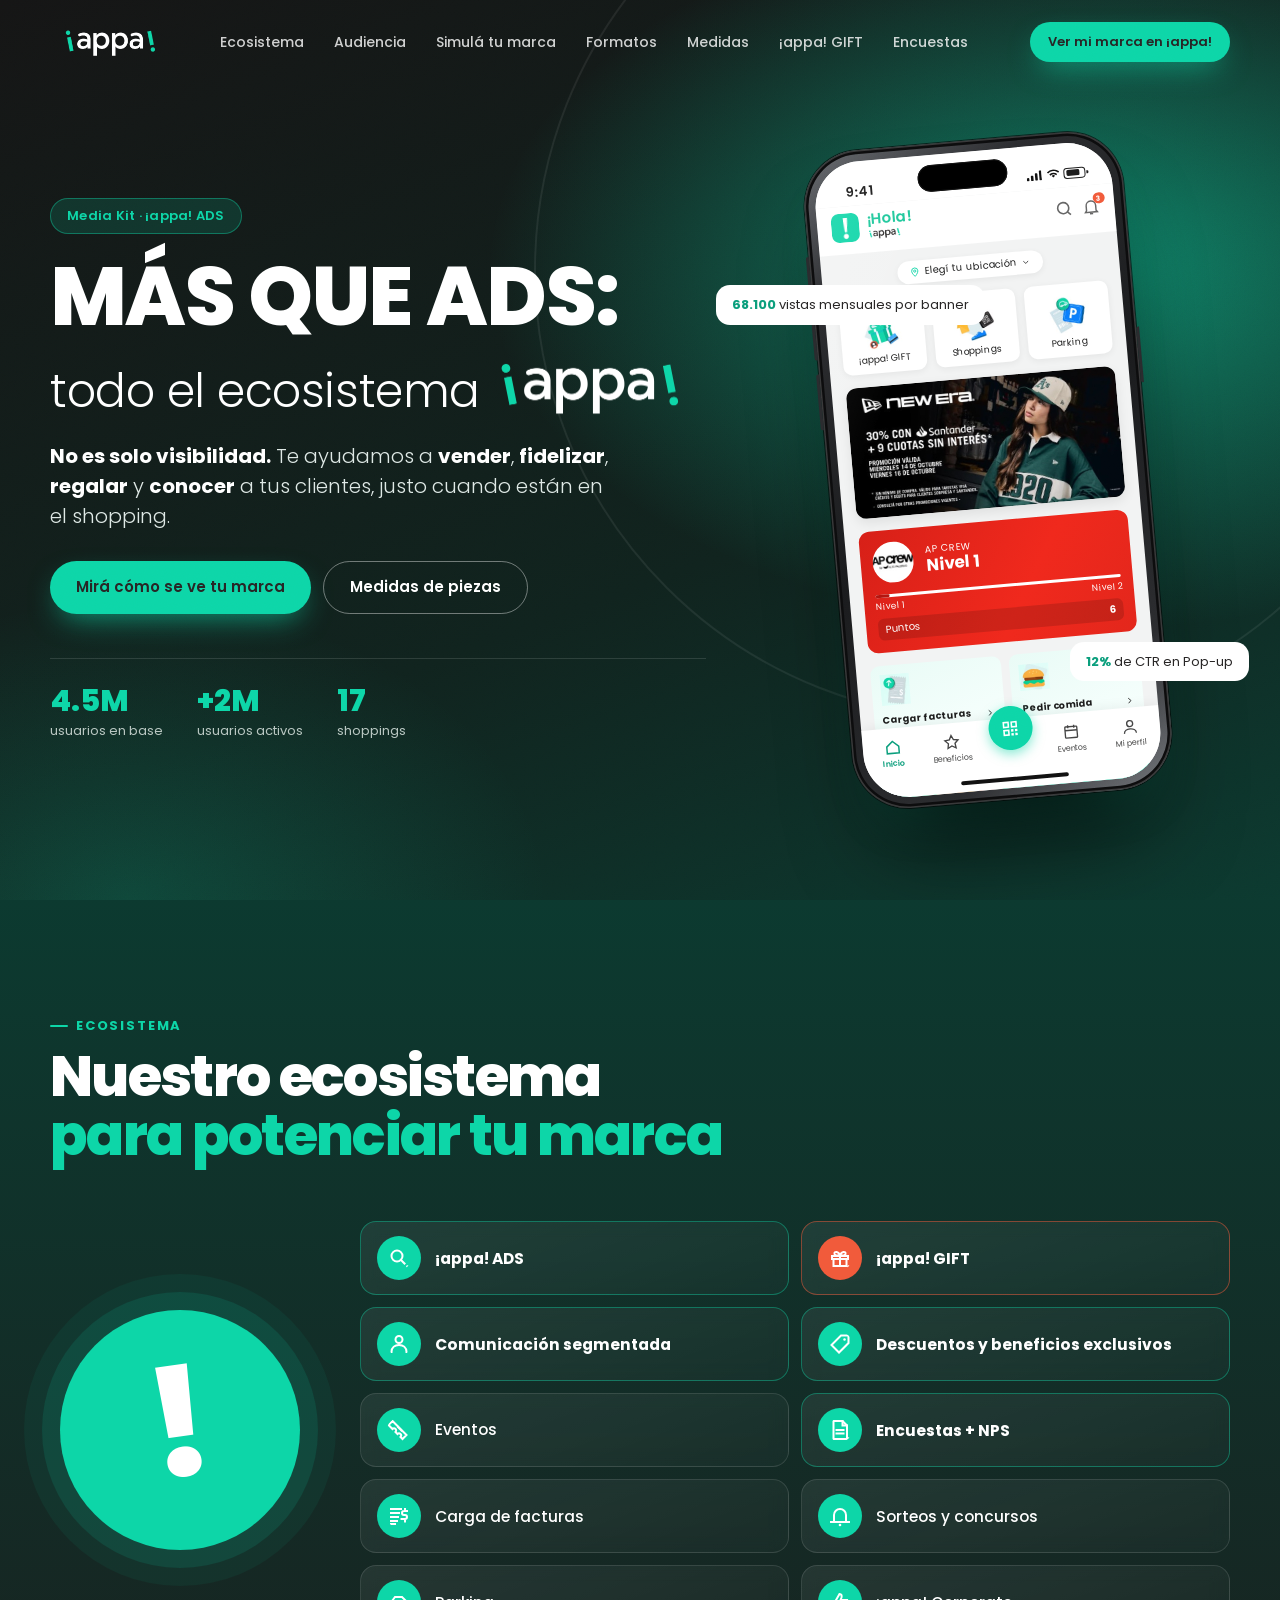
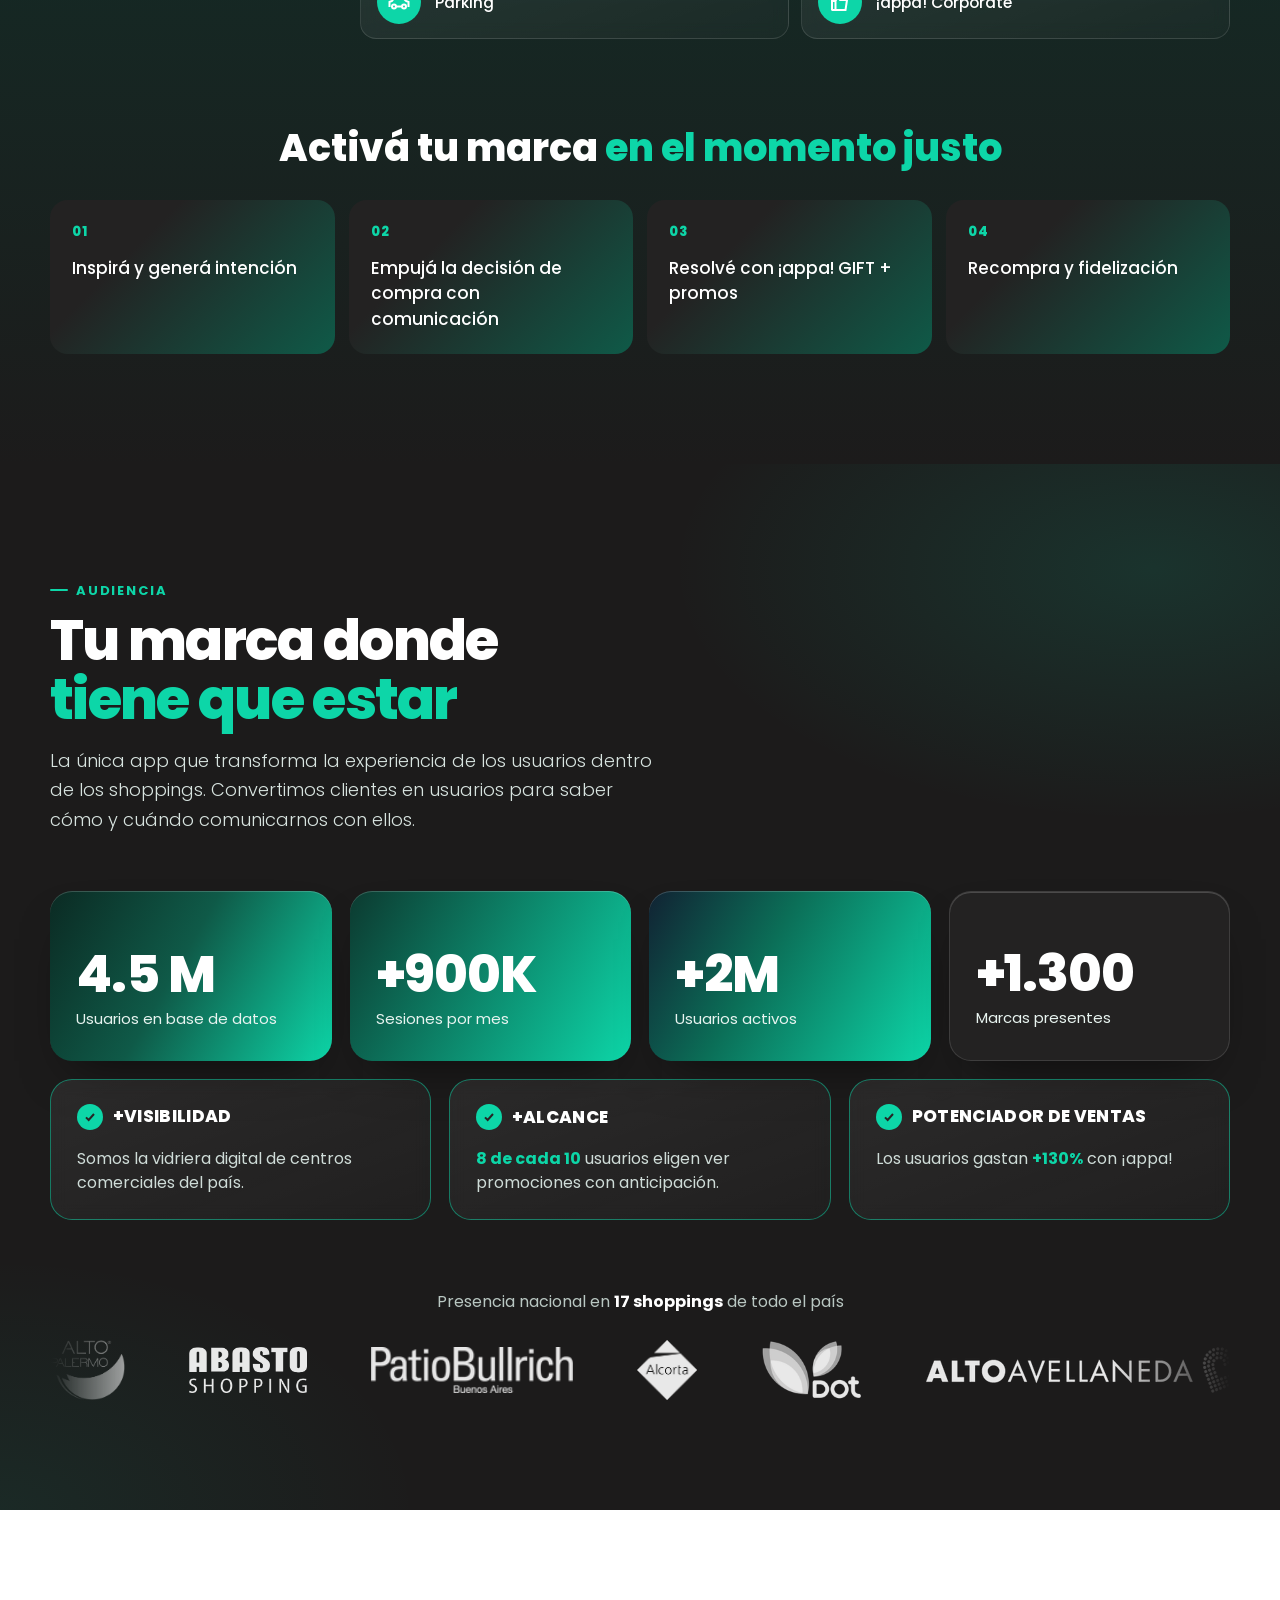
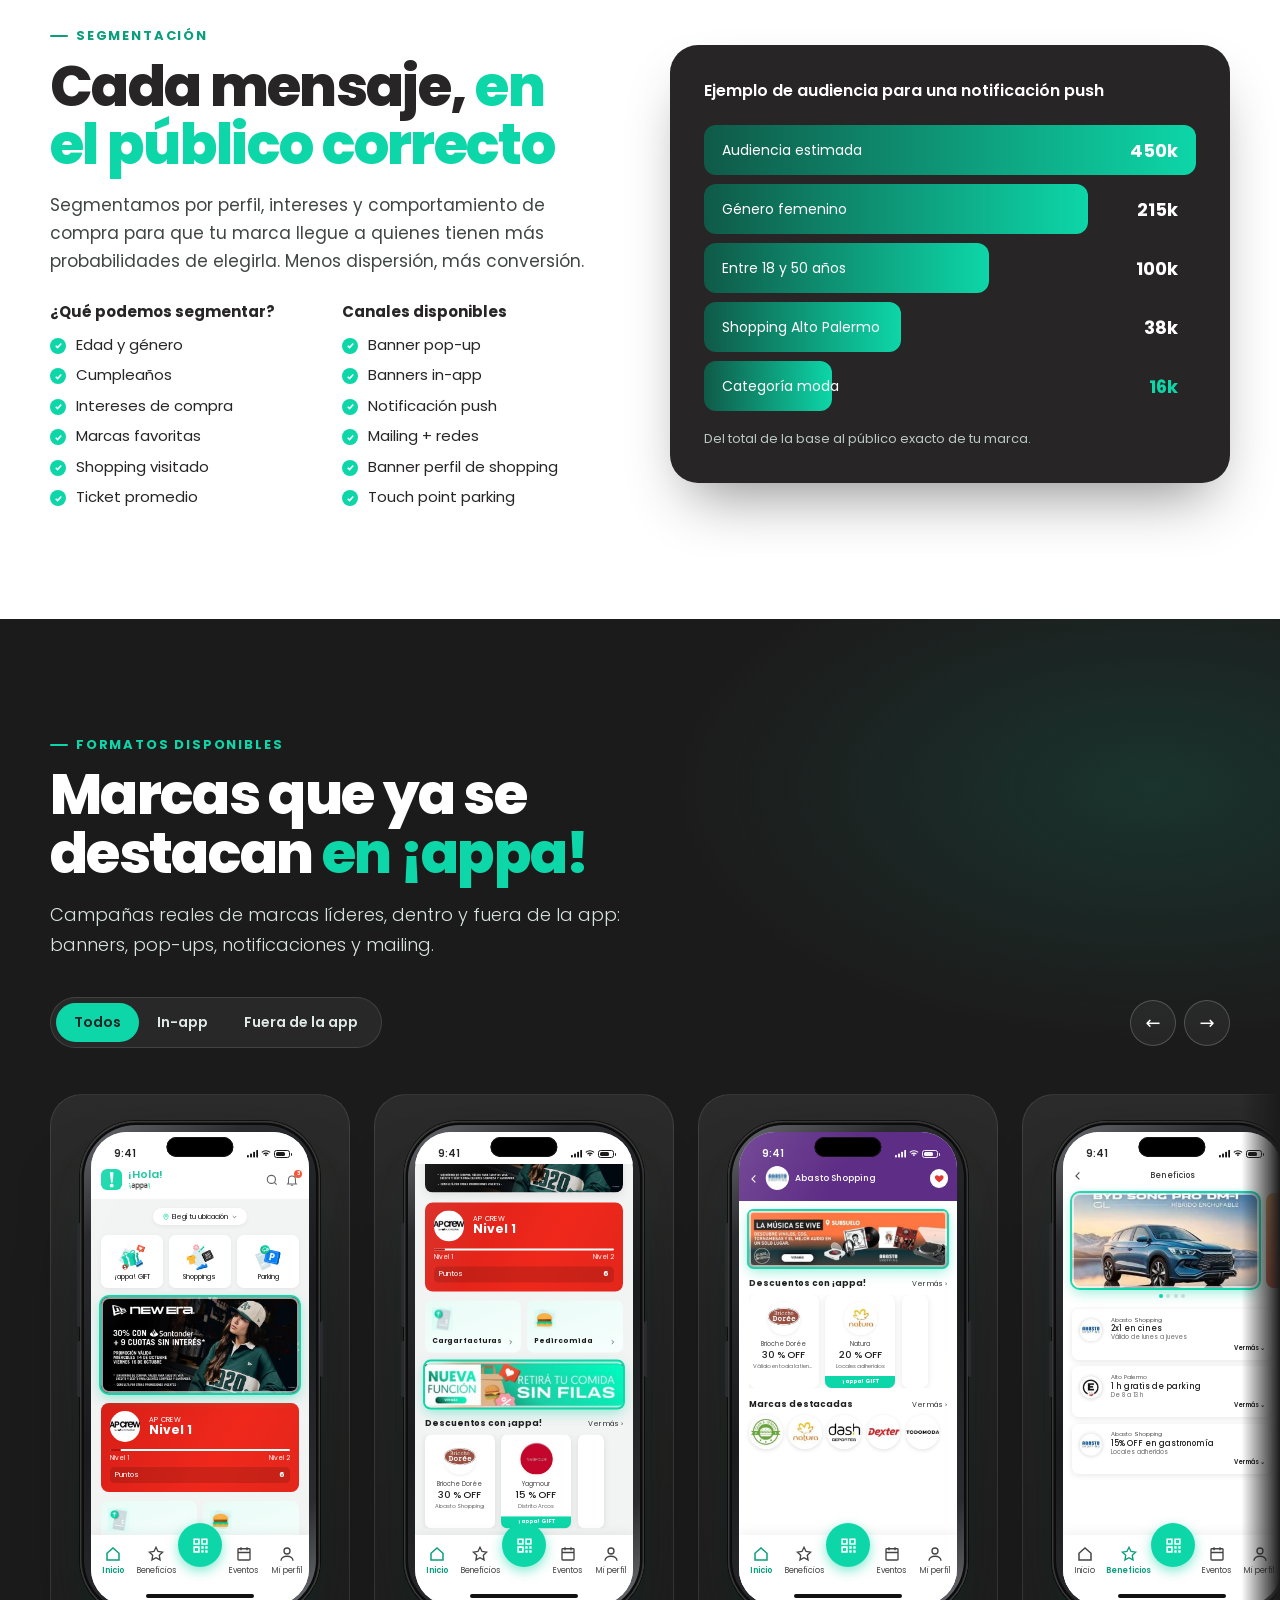
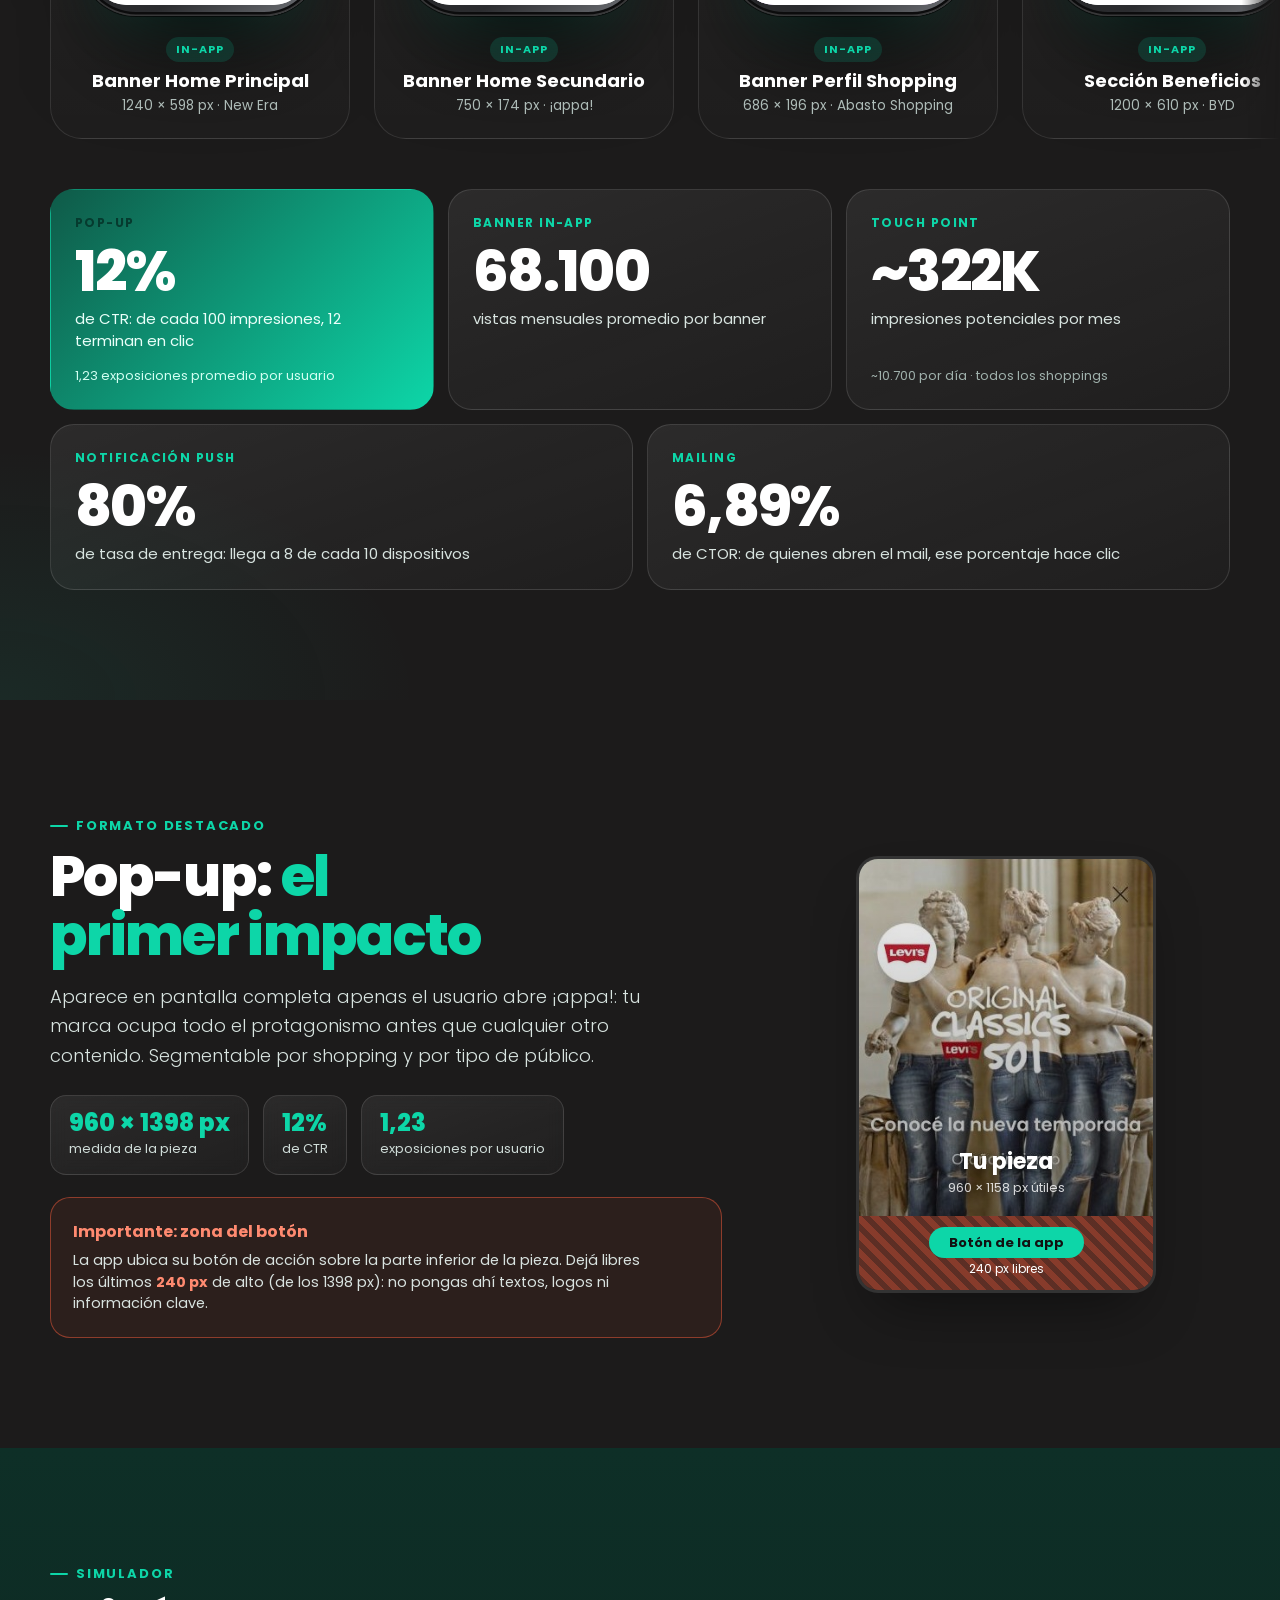
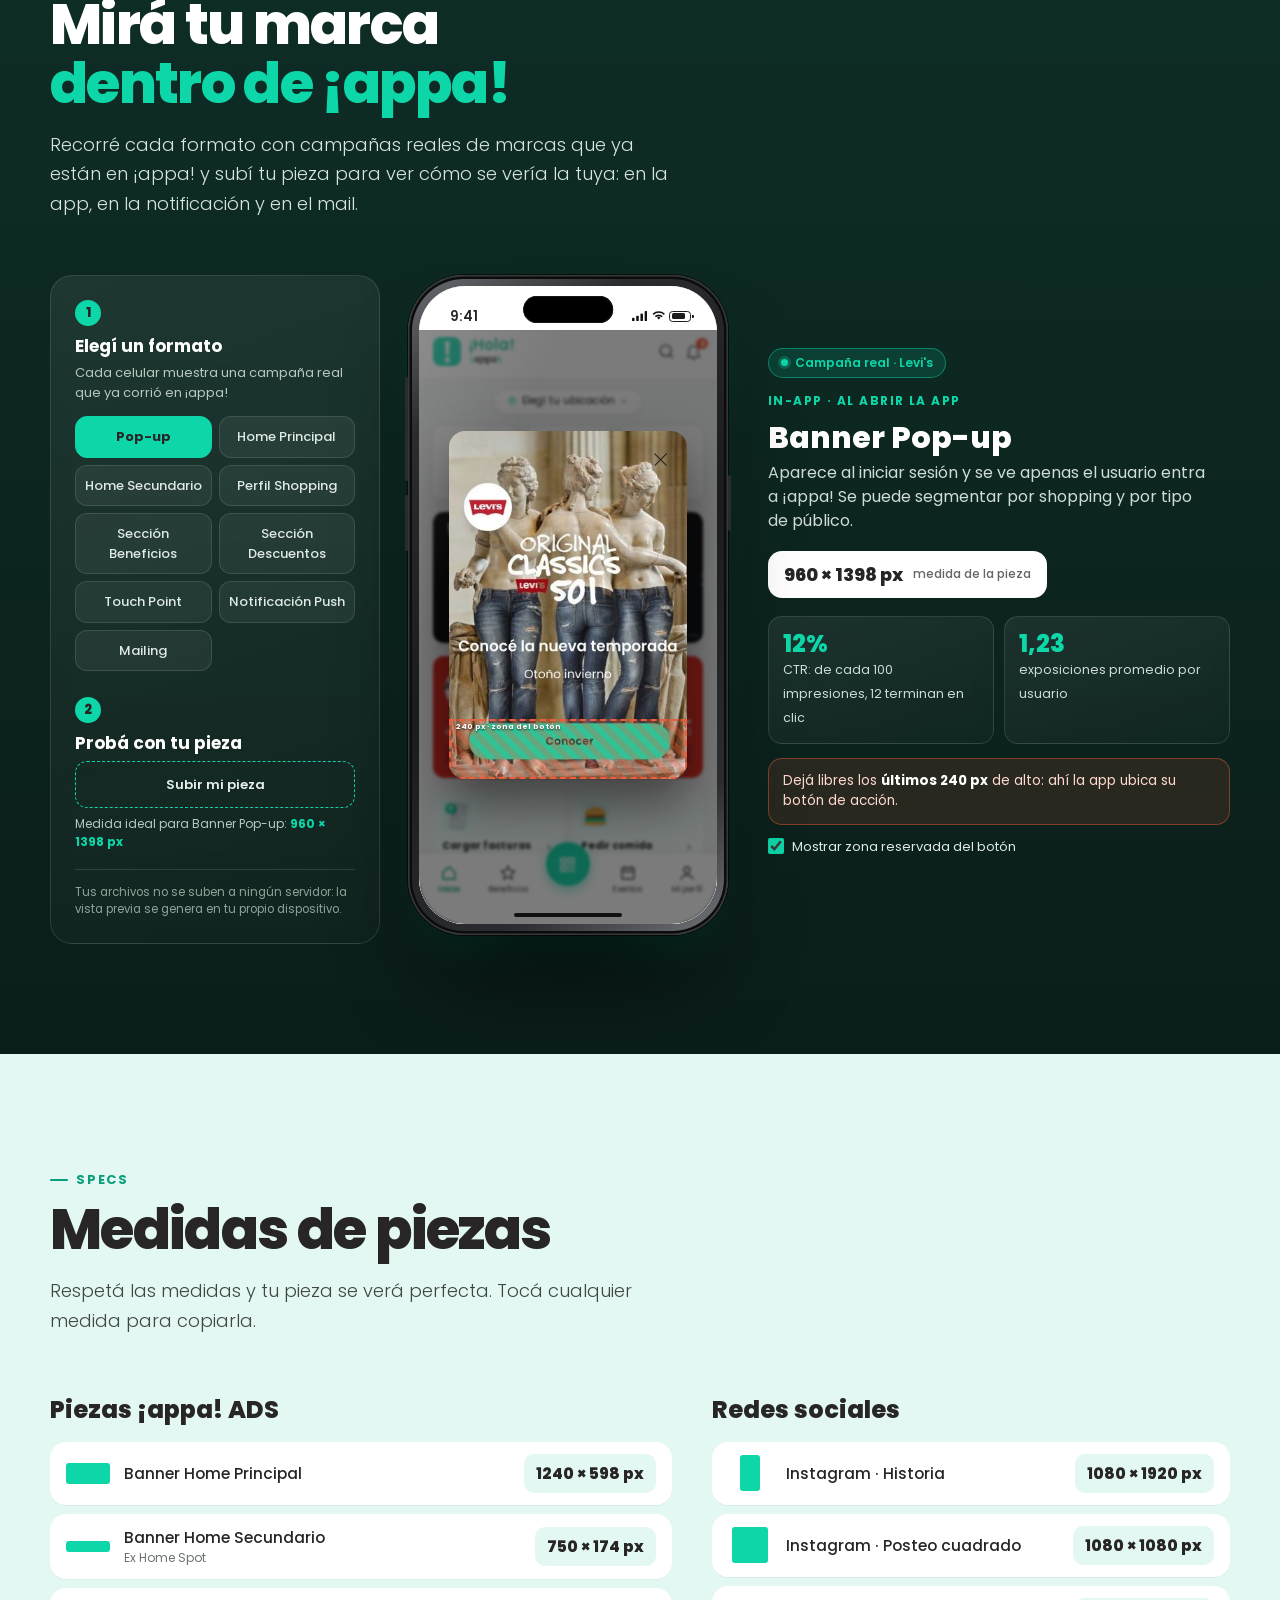
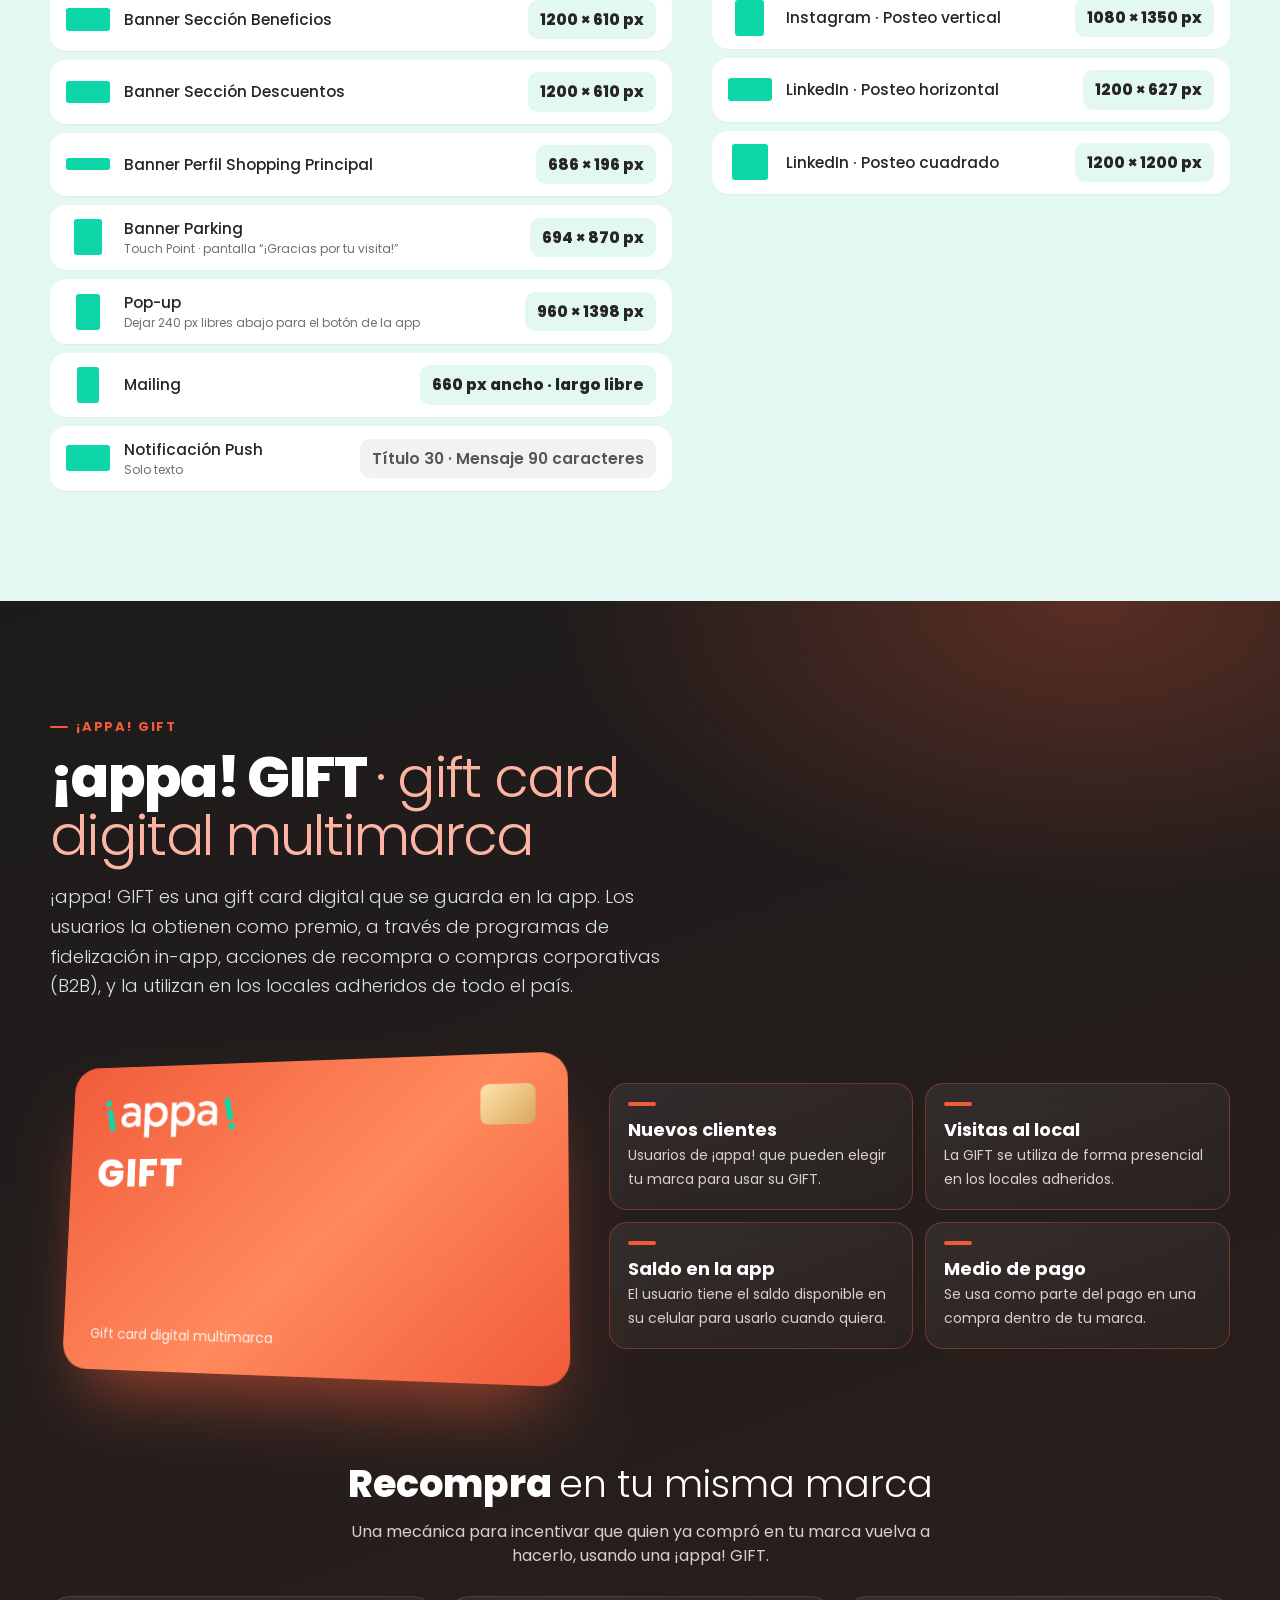
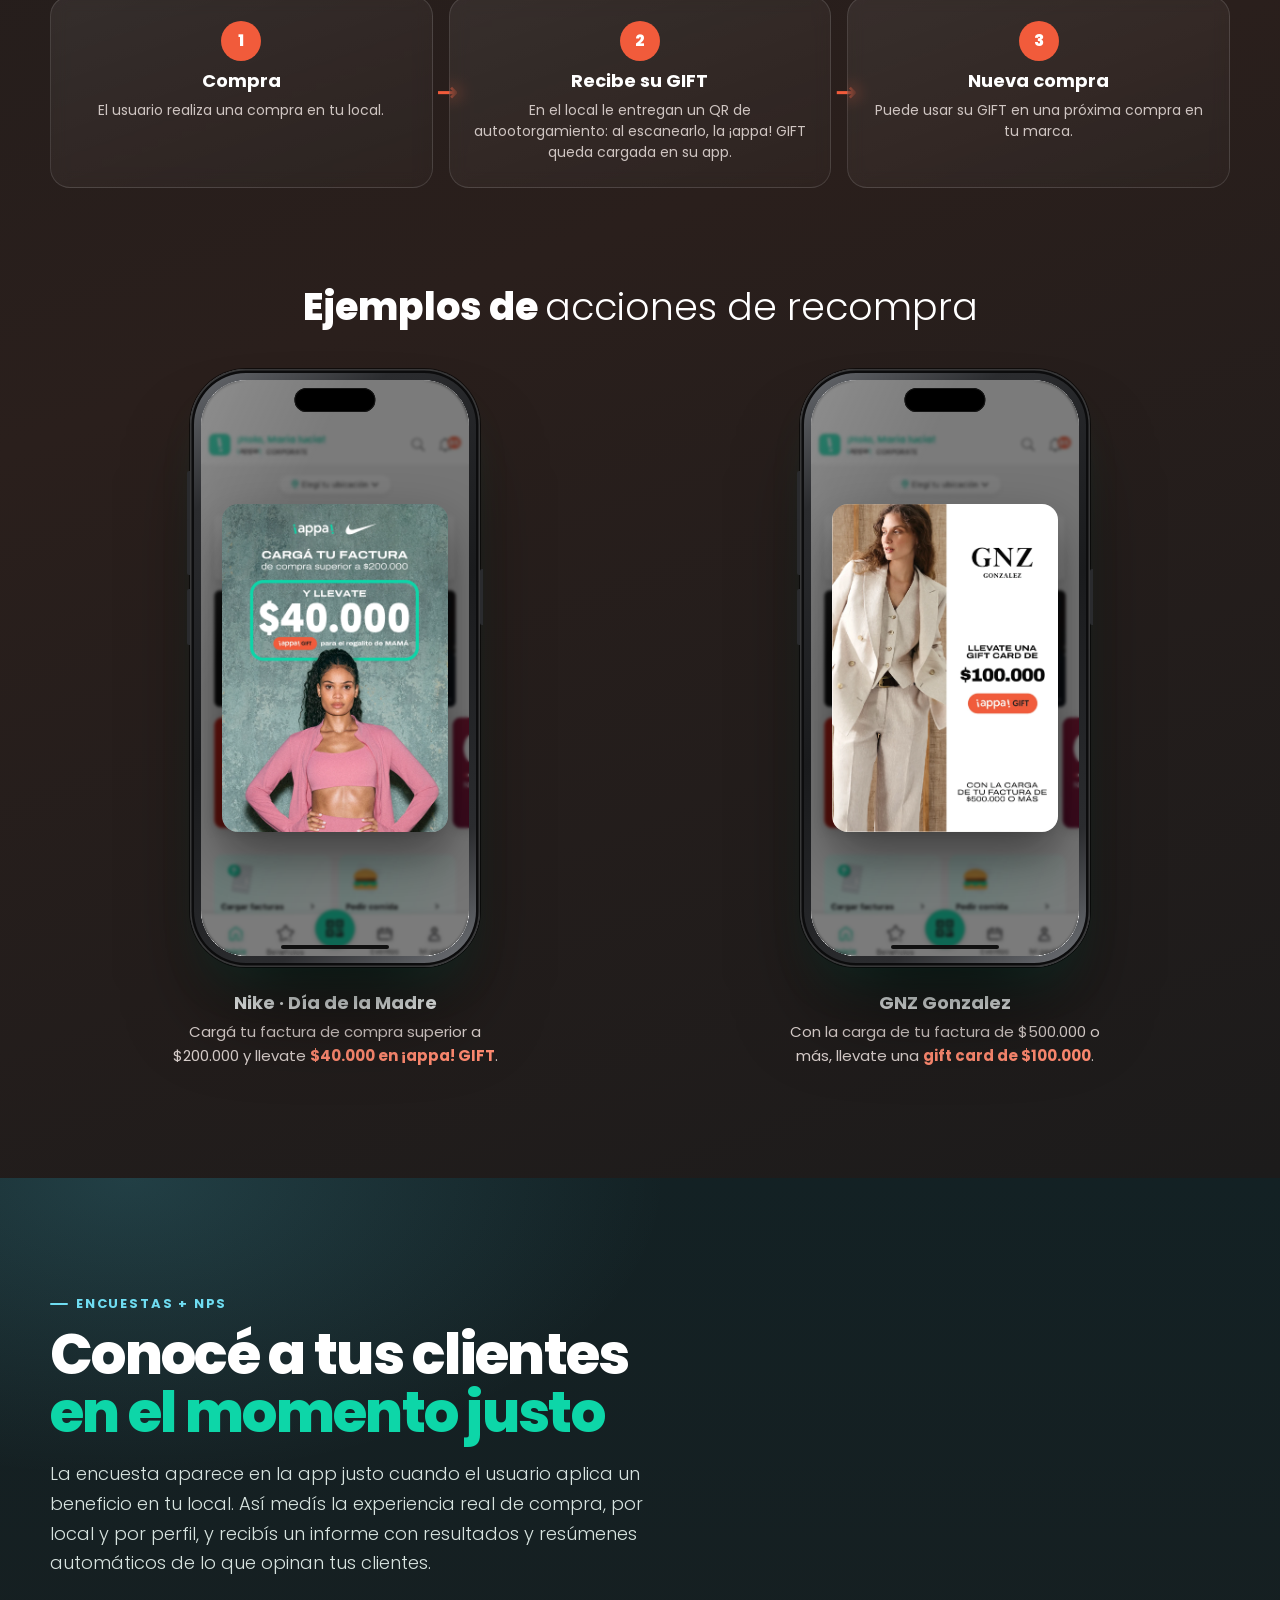
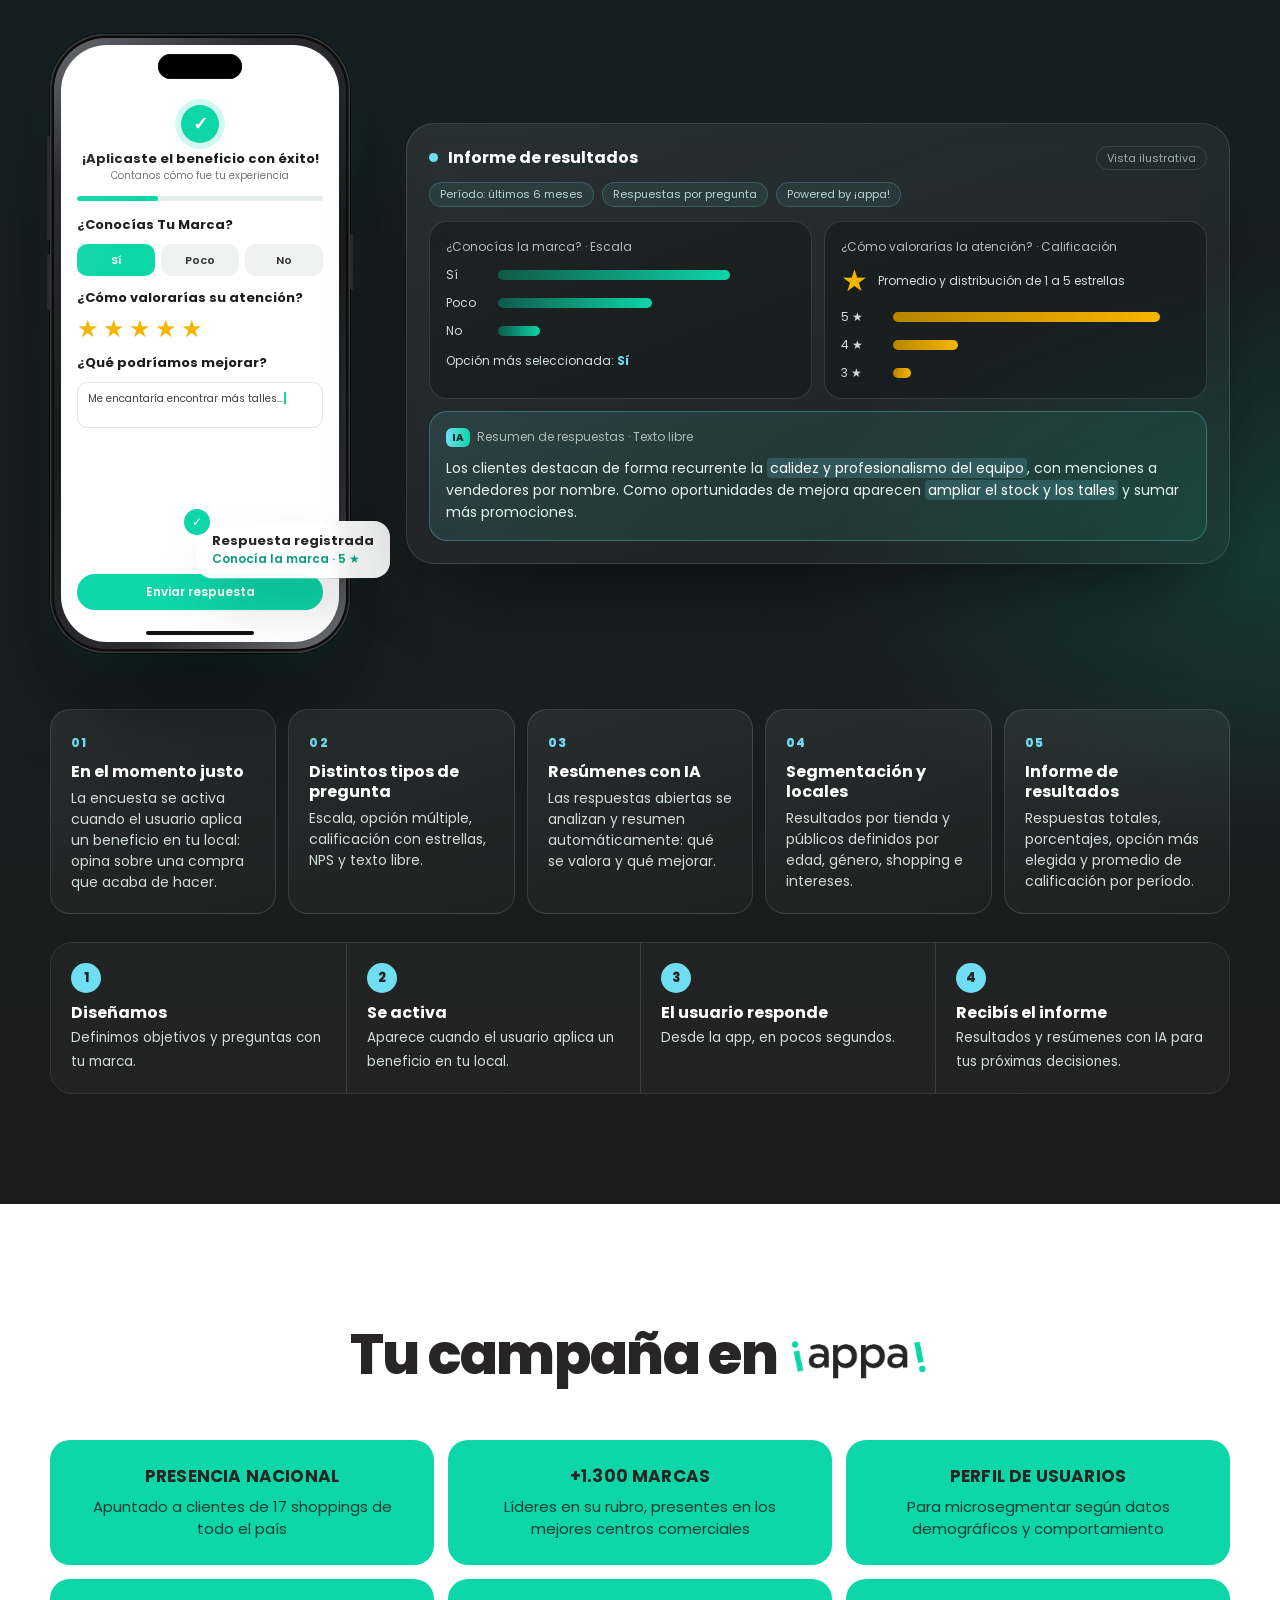
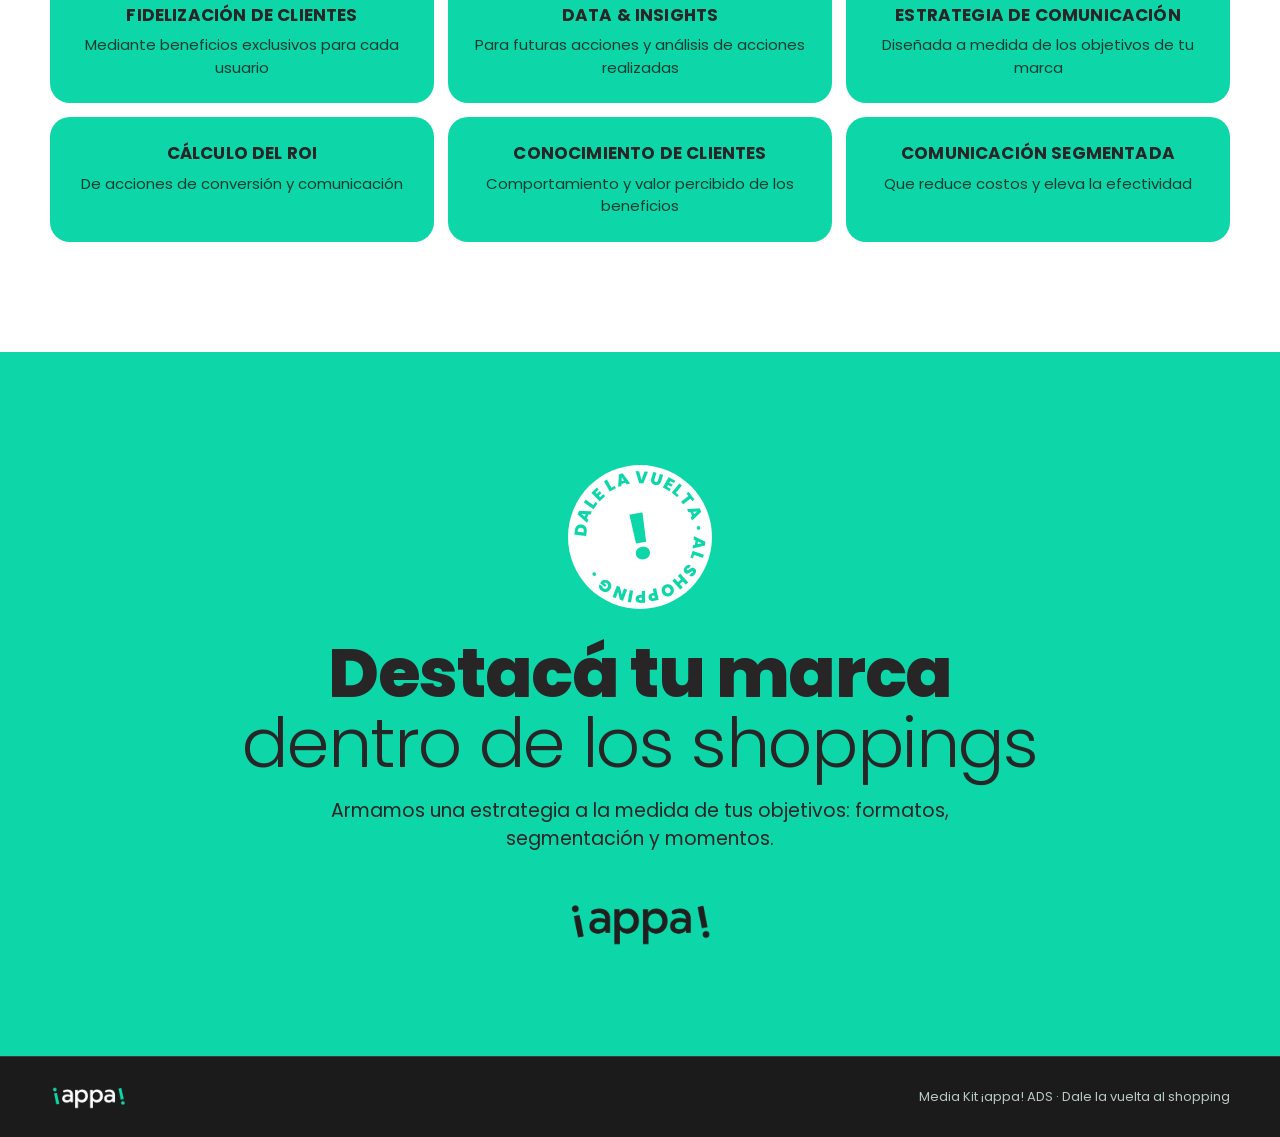
<file: index.html>
<!doctype html>
<html lang="es">
<head>
<meta charset="utf-8">
<meta http-equiv="Cache-Control" content="no-cache">
<meta name="viewport" content="width=device-width, initial-scale=1">
<title>¡appa! Media Kit</title>
<meta name="description" content="Media Kit ¡appa! ADS: formatos, medidas y audiencia para que tu marca se destaque dentro de los shoppings.">
<meta property="og:title" content="¡appa! Media Kit">
<meta property="og:description" content="Más que ads: todo el ecosistema ¡appa! para vender, fidelizar, regalar y conocer a tus clientes.">
<meta property="og:type" content="website">
<meta property="og:url" content="https://appa-mediakit.github.io/">
<meta property="og:image" content="https://appa-mediakit.github.io/assets/img/og-image.jpg">
<meta name="twitter:card" content="summary_large_image">
<meta name="theme-color" content="#0DD6A8">
<link rel="icon" href="assets/img/favicon.png">
<link rel="preconnect" href="https://fonts.googleapis.com">
<link rel="preconnect" href="https://fonts.gstatic.com" crossorigin>
<link href="https://fonts.googleapis.com/css2?family=Poppins:wght@300;400;500;600;700;800;900&display=swap" rel="stylesheet">
<link rel="stylesheet" href="styles.css?v=202610201445">
</head>
<body>

<header class="nav" id="nav">
  <div class="wrap nav-in">
    <a href="#inicio" class="nav-logo" aria-label="¡appa! inicio"><img src="assets/img/logo-appa-white.png" alt="¡appa!"></a>
    <nav class="nav-links" aria-label="Secciones">
      <a href="#ecosistema">Ecosistema</a>
      <a href="#audiencia">Audiencia</a>
      <a href="#simulador">Simulá tu marca</a>
      <a href="#formatos">Formatos</a>
      <a href="#medidas">Medidas</a>
      <a href="#gift">¡appa! GIFT</a>
      <a href="#encuestas">Encuestas</a>
    </nav>
    <a href="#simulador" class="btn btn-green btn-sm">Ver mi marca en ¡appa!</a>
  </div>
</header>

<!-- HERO -->
<section class="hero" id="inicio">
  <div class="hero-bg" aria-hidden="true"></div>
  <div class="wrap hero-in">
    <div class="hero-copy">
      <span class="pill pill-green">Media Kit · ¡appa! ADS</span>
      <h1>MÁS QUE ADS:<br><span class="light">todo el ecosistema</span> <img class="inline-logo" src="assets/img/logo-appa-white.png" alt="¡appa!"></h1>
      <p class="hero-lead"><strong>No es solo visibilidad.</strong> Te ayudamos a <b>vender</b>, <b>fidelizar</b>, <b>regalar</b> y <b>conocer</b> a tus clientes, justo cuando están en el shopping.</p>
      <div class="hero-ctas">
        <a href="#simulador" class="btn btn-green">Mirá cómo se ve tu marca</a>
        <a href="#medidas" class="btn btn-ghost">Medidas de piezas</a>
      </div>
      <div class="hero-mini">
        <div><b>4.5M</b><span>usuarios en base</span></div>
        <div><b>+2M</b><span>usuarios activos</span></div>
        <div><b>17</b><span>shoppings</span></div>
      </div>
    </div>
    <div class="hero-phone-wrap">
      <div class="phone phone-hero" id="heroPhone"></div>
      <div class="float-chip chip-a"><b>68.100</b> vistas mensuales por banner</div>
      <div class="float-chip chip-b"><b>12%</b> de CTR en Pop-up</div>
    </div>
  </div>
</section>

<!-- ECOSISTEMA -->
<section class="sec sec-eco" id="ecosistema">
  <div class="wrap">
    <div class="sec-head">
      <span class="eyebrow">Ecosistema</span>
      <h2>Nuestro ecosistema <span class="g">para potenciar tu marca</span></h2>
    </div>
    <div class="eco">
      <div class="eco-core" aria-hidden="true"><span>!</span></div>
      <div class="eco-grid">
        <div class="eco-i eco-hl"><img src="assets/icons/search.svg" alt=""><span>¡appa! ADS</span></div>
        <div class="eco-i eco-gift"><img src="assets/icons/gift.svg" alt=""><span>¡appa! GIFT</span></div>
        <div class="eco-i eco-hl"><img src="assets/icons/user.svg" alt=""><span>Comunicación segmentada</span></div>
        <div class="eco-i eco-hl"><img src="assets/icons/tag.svg" alt=""><span>Descuentos y beneficios exclusivos</span></div>
        <div class="eco-i"><img src="assets/icons/ticket.svg" alt=""><span>Eventos</span></div>
        <a class="eco-i eco-hl" href="#encuestas"><img src="assets/icons/doc.svg" alt=""><span>Encuestas + NPS</span></a>
        <div class="eco-i"><img src="assets/icons/invoice.svg" alt=""><span>Carga de facturas</span></div>
        <div class="eco-i"><img src="assets/icons/bell.svg" alt=""><span>Sorteos y concursos</span></div>
        <div class="eco-i"><img src="assets/icons/car.svg" alt=""><span>Parking</span></div>
        <div class="eco-i"><img src="assets/icons/thumb.svg" alt=""><span>¡appa! Corporate</span></div>
      </div>
    </div>

    <div class="moment">
      <h3>Activá tu marca <span class="g">en el momento justo</span></h3>
      <ol class="steps">
        <li><span>01</span>Inspirá y generá intención</li>
        <li><span>02</span>Empujá la decisión de compra con comunicación</li>
        <li><span>03</span>Resolvé con ¡appa! GIFT + promos</li>
        <li><span>04</span>Recompra y fidelización</li>
      </ol>
    </div>
  </div>
</section>

<!-- AUDIENCIA -->
<section class="sec sec-dark" id="audiencia">
  <div class="wrap">
    <div class="sec-head">
      <span class="eyebrow">Audiencia</span>
      <h2>Tu marca donde <span class="g">tiene que estar</span></h2>
      <p>La única app que transforma la experiencia de los usuarios dentro de los shoppings. Convertimos clientes en usuarios para saber cómo y cuándo comunicarnos con ellos.</p>
    </div>
    <div class="stats">
      <div class="stat"><b data-count="4.5" data-dec="1" data-suf=" M">4.5 M</b><span>Usuarios en base de datos</span></div>
      <div class="stat"><b data-count="900" data-pre="+" data-suf="K">+900K</b><span>Sesiones por mes</span></div>
      <div class="stat"><b data-count="2" data-pre="+" data-suf="M">+2M</b><span>Usuarios activos</span></div>
      <div class="stat"><b data-count="1300" data-pre="+" data-sep="1">+1.300</b><span>Marcas presentes</span></div>
    </div>
    <div class="why">
      <div class="why-card"><span class="why-k">+Visibilidad</span><p>Somos la vidriera digital de centros comerciales del país.</p></div>
      <div class="why-card"><span class="why-k">+Alcance</span><p><b>8 de cada 10</b> usuarios eligen ver promociones con anticipación.</p></div>
      <div class="why-card"><span class="why-k">Potenciador de ventas</span><p>Los usuarios gastan <b>+130%</b> con ¡appa!</p></div>
    </div>
    <div class="malls">
      <p class="malls-t">Presencia nacional en <b>17 shoppings</b> de todo el país</p>
      <div class="marquee" aria-label="Shoppings">
        <div class="marquee-track" id="mallTrack"></div>
      </div>
    </div>
  </div>
</section>

<!-- SEGMENTACIÓN -->
<section class="sec sec-light" id="segmentacion">
  <div class="wrap seg">
    <div class="seg-copy">
      <span class="eyebrow eyebrow-dark">Segmentación</span>
      <h2>Cada mensaje, <span class="g">en el público correcto</span></h2>
      <p>Segmentamos por perfil, intereses y comportamiento de compra para que tu marca llegue a quienes tienen más probabilidades de elegirla. Menos dispersión, más conversión.</p>
      <div class="seg-lists">
        <div>
          <h4>¿Qué podemos segmentar?</h4>
          <ul class="ticks">
            <li>Edad y género</li><li>Cumpleaños</li><li>Intereses de compra</li><li>Marcas favoritas</li><li>Shopping visitado</li><li>Ticket promedio</li>
          </ul>
        </div>
        <div>
          <h4>Canales disponibles</h4>
          <ul class="ticks">
            <li>Banner pop-up</li><li>Banners in-app</li><li>Notificación push</li><li>Mailing + redes</li><li>Banner perfil de shopping</li><li>Touch point parking</li>
          </ul>
        </div>
      </div>
    </div>
    <div class="funnel-card">
      <p class="funnel-t">Ejemplo de audiencia para una notificación push</p>
      <div class="funnel" id="funnel">
        <div class="fn" style="--w:100%"><span>Audiencia estimada</span><b>450k</b></div>
        <div class="fn" style="--w:78%"><span>Género femenino</span><b>215k</b></div>
        <div class="fn" style="--w:58%"><span>Entre 18 y 50 años</span><b>100k</b></div>
        <div class="fn" style="--w:40%"><span>Shopping Alto Palermo</span><b>38k</b></div>
        <div class="fn fn-last" style="--w:26%"><span>Categoría moda</span><b>16k</b></div>
      </div>
      <p class="funnel-n">Del total de la base al público exacto de tu marca.</p>
    </div>
  </div>
</section>

<!-- FORMATOS / CASOS REALES -->
<section class="sec sec-dark" id="formatos">
  <div class="wrap">
    <div class="sec-head">
      <span class="eyebrow">Formatos disponibles</span>
      <h2>Marcas que ya se destacan <span class="g">en ¡appa!</span></h2>
      <p>Campañas reales de marcas líderes, dentro y fuera de la app: banners, pop-ups, notificaciones y mailing.</p>
    </div>
    <div class="show-bar">
      <div class="show-filter" role="tablist" id="showFilter">
        <button data-g="all" aria-selected="true">Todos</button><button data-g="in" aria-selected="false">In-app</button><button data-g="out" aria-selected="false">Fuera de la app</button>
      </div>
      <div class="show-nav"><button id="showPrev" aria-label="Anterior">←</button><button id="showNext" aria-label="Siguiente">→</button></div>
    </div>
  </div>
  <div class="show-rail" id="showRail"></div>
  <div class="wrap">
    <div class="mx">
      <div class="mx-card mx-hl"><span class="mx-k">Pop-up</span><b>12%</b><p>de CTR: de cada 100 impresiones, 12 terminan en clic</p><small>1,23 exposiciones promedio por usuario</small></div>
      <div class="mx-card"><span class="mx-k">Banner in-app</span><b>68.100</b><p>vistas mensuales promedio por banner</p></div>
      <div class="mx-card"><span class="mx-k">Touch Point</span><b>~322K</b><p>impresiones potenciales por mes</p><small>~10.700 por día · todos los shoppings</small></div>
      <div class="mx-card"><span class="mx-k">Notificación push</span><b>80%</b><p>de tasa de entrega: llega a 8 de cada 10 dispositivos</p></div>
      <div class="mx-card"><span class="mx-k">Mailing</span><b>6,89%</b><p>de CTOR: de quienes abren el mail, ese porcentaje hace clic</p></div>
    </div>
  </div>
</section>

<!-- POP-UP -->
<section class="sec sec-dark" id="popup">
  <div class="wrap popsec">
    <div class="popsec-copy">
      <span class="eyebrow">Formato destacado</span>
      <h2>Pop-up: <span class="g">el primer impacto</span></h2>
      <p>Aparece en pantalla completa apenas el usuario abre ¡appa!: tu marca ocupa todo el protagonismo antes que cualquier otro contenido. Segmentable por shopping y por tipo de público.</p>
      <div class="popsec-kpis"><div><b>960 × 1398 px</b><span>medida de la pieza</span></div><div><b>12%</b><span>de CTR</span></div><div><b>1,23</b><span>exposiciones por usuario</span></div></div>
      <div class="note-pop">
        <b>Importante: zona del botón</b>
        <p>La app ubica su botón de acción sobre la parte inferior de la pieza. Dejá libres los últimos <b>240 px</b> de alto (de los 1398 px): no pongas ahí textos, logos ni información clave.</p>
      </div>
    </div>
    <div class="popsec-visual">
      <div class="pop-diagram pop-diagram-lg" aria-hidden="true"><div class="pd-art">Tu pieza<br><small>960 × 1158 px útiles</small></div><div class="pd-safe"><span class="pd-btn">Botón de la app</span><small>240 px libres</small></div></div>
    </div>
  </div>
</section>

<!-- SIMULADOR -->
<section class="sec sec-sim" id="simulador">
  <div class="wrap">
    <div class="sec-head">
      <span class="eyebrow">Simulador</span>
      <h2>Mirá tu marca <span class="g">dentro de ¡appa!</span></h2>
      <p>Recorré cada formato con campañas reales de marcas que ya están en ¡appa! y subí tu pieza para ver cómo se vería la tuya: en la app, en la notificación y en el mail.</p>
    </div>

    <div class="sim">
      <aside class="sim-panel">
        <span class="step">1</span>
        <h4 class="panel-t">Elegí un formato</h4>
        <p class="panel-p">Cada celular muestra una campaña real que ya corrió en ¡appa!</p>
        <div class="fmt-tabs fmt-tabs-v" role="tablist" id="fmtTabs"></div>
        <span class="step">2</span>
        <h4 class="panel-t" id="step2T">Probá con tu pieza</h4>
        <div class="field">
          <label class="upload upload-strong" for="inPiece"><span id="pieceLbl">Subir mi pieza</span><input id="inPiece" type="file" accept="image/*"></label>
          <p class="hint" id="pieceHint">Medida ideal: —</p>
          <button class="link-btn" id="clearPiece" type="button" hidden>Volver al ejemplo real</button>
        </div>
        <div class="field push-field" id="pushField" hidden>
          <label for="pushT">Título <small class="cnt" id="cntT">0/30</small></label>
          <input id="pushT" type="text" maxlength="30" placeholder="¿Te tiro un tip?">
          <label for="pushB">Mensaje <small class="cnt" id="cntB">0/90</small></label>
          <textarea id="pushB" maxlength="90" rows="3" placeholder="Super Miércoles Santander 🥳 Corré a tu shopping y aprovechá hasta 35% de ahorro."></textarea>
          <p class="hint">Hasta <b>30</b> caracteres en el título y <b>90</b> en el mensaje.</p>
          <button class="link-btn" id="clearPush" type="button">Volver al ejemplo real</button>
        </div>
        <p class="privacy">Tus archivos no se suben a ningún servidor: la vista previa se genera en tu propio dispositivo.</p>
      </aside>

      <div class="sim-stage">
        <div class="stage-body">
          <div class="phone phone-sim" id="simPhone"></div>
          <div class="fmt-info" id="fmtInfo"></div>
        </div>
      </div>
    </div>
  </div>
</section>

<!-- MEDIDAS -->
<section class="sec sec-mint" id="medidas">
  <div class="wrap">
    <div class="sec-head sec-head-dark">
      <span class="eyebrow eyebrow-dark">Specs</span>
      <h2>Medidas de piezas</h2>
      <p>Respetá las medidas y tu pieza se verá perfecta. Tocá cualquier medida para copiarla.</p>
    </div>
    <div class="specs">
      <div class="spec-group">
        <h3>Piezas ¡appa! ADS</h3>
        <div class="spec-list" id="specAds"></div>
      </div>
      <div class="spec-group">
        <h3>Redes sociales</h3>
        <div class="spec-list" id="specSocial"></div>
      </div>
    </div>
  </div>
</section>

<!-- GIFT -->
<section class="sec sec-gift" id="gift">
  <div class="wrap">
    <div class="sec-head">
      <span class="eyebrow eyebrow-gift">¡appa! GIFT</span>
      <h2>¡appa! GIFT <span class="light">· gift card digital multimarca</span></h2>
      <p>¡appa! GIFT es una gift card digital que se guarda en la app. Los usuarios la obtienen como premio, a través de programas de fidelización in-app, acciones de recompra o compras corporativas (B2B), y la utilizan en los locales adheridos de todo el país.</p>
    </div>
    <div class="gift2">
      <div class="gcard" aria-hidden="true">
        <div class="gcard-in"><img src="assets/img/logo-appa-white.png" alt=""><span>GIFT</span><i></i><small>Gift card digital multimarca</small></div>
      </div>
      <ul class="gbenef">
        <li><b>Nuevos clientes</b><span>Usuarios de ¡appa! que pueden elegir tu marca para usar su GIFT.</span></li>
        <li><b>Visitas al local</b><span>La GIFT se utiliza de forma presencial en los locales adheridos.</span></li>
        <li><b>Saldo en la app</b><span>El usuario tiene el saldo disponible en su celular para usarlo cuando quiera.</span></li>
        <li><b>Medio de pago</b><span>Se usa como parte del pago en una compra dentro de tu marca.</span></li>
      </ul>
    </div>

    <div class="loop">
      <h3>Recompra <span class="light">en tu misma marca</span></h3>
      <p>Una mecánica para incentivar que quien ya compró en tu marca vuelva a hacerlo, usando una ¡appa! GIFT.</p>
      <ol class="loop-steps">
        <li><span>1</span><b>Compra</b><small>El usuario realiza una compra en tu local.</small></li>
        <li><span>2</span><b>Recibe su GIFT</b><small>En el local le entregan un QR de autootorgamiento: al escanearlo, la ¡appa! GIFT queda cargada en su app.</small></li>
        <li><span>3</span><b>Nueva compra</b><small>Puede usar su GIFT en una próxima compra en tu marca.</small></li>
      </ol>
    </div>

    <div class="cases">
      <h3>Ejemplos de <span class="light">acciones de recompra</span></h3>
      <div class="cases-grid">
        <figure class="case">
          <div class="phone phone-case"><div class="scr scr-white"><div class="shot"><img src="assets/shots/home.jpg" alt="" class="shot-img"></div><div class="dim"><div class="modal"><img src="assets/creas/gift-nike.webp" alt="Pop-up Nike: cargá tu factura de más de $200.000 y llevate $40.000 en ¡appa! GIFT" loading="lazy"></div></div><div class="home-ind"></div></div></div>
          <figcaption><b>Nike · Día de la Madre</b><span>Cargá tu factura de compra superior a $200.000 y llevate <strong>$40.000 en ¡appa! GIFT</strong>.</span></figcaption>
        </figure>
        <figure class="case">
          <div class="phone phone-case"><div class="scr scr-white"><div class="shot"><img src="assets/shots/home.jpg" alt="" class="shot-img"></div><div class="dim"><div class="modal"><img src="assets/creas/gift-gnz.webp" alt="Pop-up GNZ Gonzalez: gift card de $100.000 con la carga de tu factura de $500.000 o más" loading="lazy"></div></div><div class="home-ind"></div></div></div>
          <figcaption><b>GNZ Gonzalez</b><span>Con la carga de tu factura de $500.000 o más, llevate una <strong>gift card de $100.000</strong>.</span></figcaption>
        </figure>
      </div>
    </div>
  </div>
</section>

<!-- ENCUESTAS -->
<section class="sec sec-enc" id="encuestas">
  <div class="wrap">
    <div class="sec-head">
      <span class="eyebrow">Encuestas + NPS</span>
      <h2>Conocé a tus clientes <span class="g">en el momento justo</span></h2>
      <p>La encuesta aparece en la app justo cuando el usuario aplica un beneficio en tu local. Así medís la experiencia real de compra, por local y por perfil, y recibís un informe con resultados y resúmenes automáticos de lo que opinan tus clientes.</p>
    </div>

    <div class="enc">
      <div class="enc-phone">
        <div class="phone">
          <div class="scr scr-white"><div class="sv">
            <div class="sv-ok"><span>✓</span><b>¡Aplicaste el beneficio con éxito!</b><small>Contanos cómo fue tu experiencia</small></div>
            <div class="sv-bar"><i></i></div>
            <p class="sv-q">¿Conocías Tu Marca?</p>
            <div class="sv-opts" id="svOpts" role="radiogroup"><button type="button" class="on">Sí</button><button type="button">Poco</button><button type="button">No</button></div>
            <p class="sv-q">¿Cómo valorarías su atención?</p>
            <div class="sv-stars" id="svStars" role="radiogroup"><button type="button" class="on">★</button><button type="button" class="on">★</button><button type="button" class="on">★</button><button type="button" class="on">★</button><button type="button" class="on">★</button></div>
            <p class="sv-q">¿Qué podríamos mejorar?</p>
            <div class="sv-text">Me encantaría encontrar más talles…<i></i></div>
            <span class="sv-send">Enviar respuesta</span>
          </div><div class="home-ind"></div></div>
        </div>
        <div class="enc-chip enc-chip-a"><b>Respuesta registrada</b><span id="svChip">Conocía la marca · 5 ★</span></div>
      </div>

      <div class="dash">
        <div class="dash-hd"><span class="dot"></span><b>Informe de resultados</b><small>Vista ilustrativa</small></div>
        <div class="dash-meta"><span>Período: últimos 6 meses</span><span>Respuestas por pregunta</span><span>Powered by ¡appa!</span></div>
        <div class="dash-grid">
          <div class="dash-card">
            <small>¿Conocías la marca? · Escala</small>
            <ul class="bars">
              <li><span>Sí</span><i style="--v:78%"></i></li>
              <li><span>Poco</span><i style="--v:52%"></i></li>
              <li><span>No</span><i style="--v:14%"></i></li>
            </ul>
            <p class="dash-note">Opción más seleccionada: <b>Sí</b></p>
          </div>
          <div class="dash-card">
            <small>¿Cómo valorarías la atención? · Calificación</small>
            <div class="rate"><b>★</b><span>Promedio y distribución de 1 a 5 estrellas</span></div>
            <ul class="bars bars-s">
              <li><span>5 ★</span><i style="--v:90%"></i></li>
              <li><span>4 ★</span><i style="--v:22%"></i></li>
              <li><span>3 ★</span><i style="--v:6%"></i></li>
            </ul>
          </div>
          <div class="dash-card dash-wide ai">
            <small><span class="ai-tag">IA</span> Resumen de respuestas · Texto libre</small>
            <p class="ai-txt">Los clientes destacan de forma recurrente la <mark>calidez y profesionalismo del equipo</mark>, con menciones a vendedores por nombre. Como oportunidades de mejora aparecen <mark>ampliar el stock y los talles</mark> y sumar más promociones.</p>
          </div>
        </div>
      </div>
    </div>

    <div class="enc-feats">
      <div class="ef"><span class="ef-i">01</span><b>En el momento justo</b><p>La encuesta se activa cuando el usuario aplica un beneficio en tu local: opina sobre una compra que acaba de hacer.</p></div>
      <div class="ef"><span class="ef-i">02</span><b>Distintos tipos de pregunta</b><p>Escala, opción múltiple, calificación con estrellas, NPS y texto libre.</p></div>
      <div class="ef"><span class="ef-i">03</span><b>Resúmenes con IA</b><p>Las respuestas abiertas se analizan y resumen automáticamente: qué se valora y qué mejorar.</p></div>
      <div class="ef"><span class="ef-i">04</span><b>Segmentación y locales</b><p>Resultados por tienda y públicos definidos por edad, género, shopping e intereses.</p></div>
      <div class="ef"><span class="ef-i">05</span><b>Informe de resultados</b><p>Respuestas totales, porcentajes, opción más elegida y promedio de calificación por período.</p></div>
    </div>

    <div class="enc-flow">
      <div><span>1</span><b>Diseñamos</b><small>Definimos objetivos y preguntas con tu marca.</small></div>
      <div><span>2</span><b>Se activa</b><small>Aparece cuando el usuario aplica un beneficio en tu local.</small></div>
      <div><span>3</span><b>El usuario responde</b><small>Desde la app, en pocos segundos.</small></div>
      <div><span>4</span><b>Recibís el informe</b><small>Resultados y resúmenes con IA para tus próximas decisiones.</small></div>
    </div>
  </div>
</section>

<!-- TU CAMPAÑA -->
<section class="sec sec-light" id="campana">
  <div class="wrap">
    <div class="sec-head sec-head-dark sec-head-c">
      <h2>Tu campaña en <img class="inline-logo inline-logo-dark" src="assets/img/logo-appa.png" alt="¡appa!"></h2>
    </div>
    <div class="camp">
      <div class="camp-i"><b>Presencia nacional</b><span>Apuntado a clientes de 17 shoppings de todo el país</span></div>
      <div class="camp-i"><b>+1.300 marcas</b><span>Líderes en su rubro, presentes en los mejores centros comerciales</span></div>
      <div class="camp-i"><b>Perfil de usuarios</b><span>Para microsegmentar según datos demográficos y comportamiento</span></div>
      <div class="camp-i"><b>Fidelización de clientes</b><span>Mediante beneficios exclusivos para cada usuario</span></div>
      <div class="camp-i"><b>Data &amp; insights</b><span>Para futuras acciones y análisis de acciones realizadas</span></div>
      <div class="camp-i"><b>Estrategia de comunicación</b><span>Diseñada a medida de los objetivos de tu marca</span></div>
      <div class="camp-i"><b>Cálculo del ROI</b><span>De acciones de conversión y comunicación</span></div>
      <div class="camp-i"><b>Conocimiento de clientes</b><span>Comportamiento y valor percibido de los beneficios</span></div>
      <div class="camp-i"><b>Comunicación segmentada</b><span>Que reduce costos y eleva la efectividad</span></div>
    </div>
  </div>
</section>

<!-- CIERRE -->
<section class="cta" id="contacto">
  <div class="wrap cta-in">
    <div class="badge-spin" aria-hidden="true">
      <svg viewBox="0 0 200 200"><defs><path id="circ" d="M100,100 m-72,0 a72,72 0 1,1 144,0 a72,72 0 1,1 -144,0"/></defs><circle cx="100" cy="100" r="96" fill="#fff"/><text><textPath href="#circ">DALE LA VUELTA · AL SHOPPING ·</textPath></text></svg>
      <span>!</span>
    </div>
    <h2>Destacá tu marca<br><span class="light">dentro de los shoppings</span></h2>
    <p>Armamos una estrategia a la medida de tus objetivos: formatos, segmentación y momentos.</p>
    <img src="assets/img/logo-appa-white.png" alt="¡appa!" class="cta-logo">
  </div>
</section>

<footer class="foot">
  <div class="wrap foot-in">
    <img src="assets/img/logo-appa-white.png" alt="¡appa!">
    <span>Media Kit ¡appa! ADS · Dale la vuelta al shopping</span>
  </div>
</footer>

<div class="toast" id="toast" role="status" aria-live="polite"></div>
<script src="app.js?v=202610201445"></script>
</body>
</html>
</file>
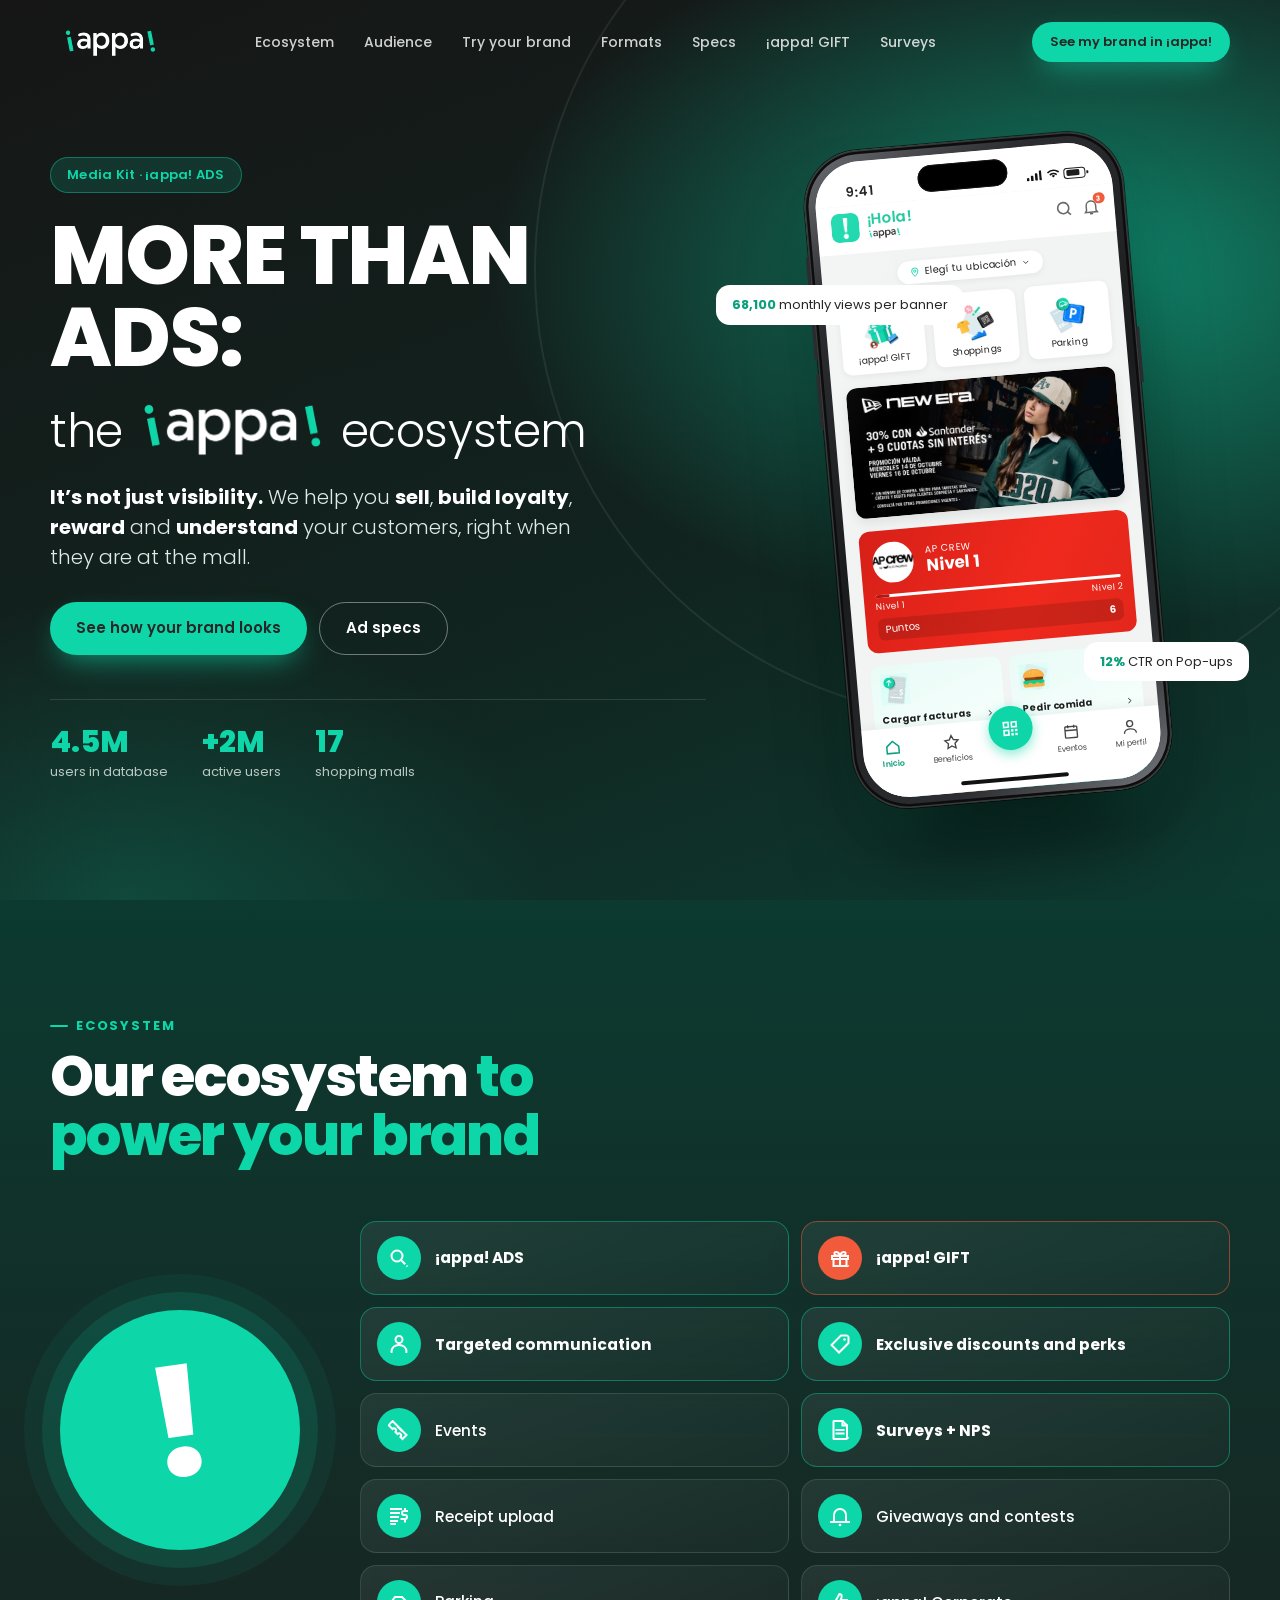
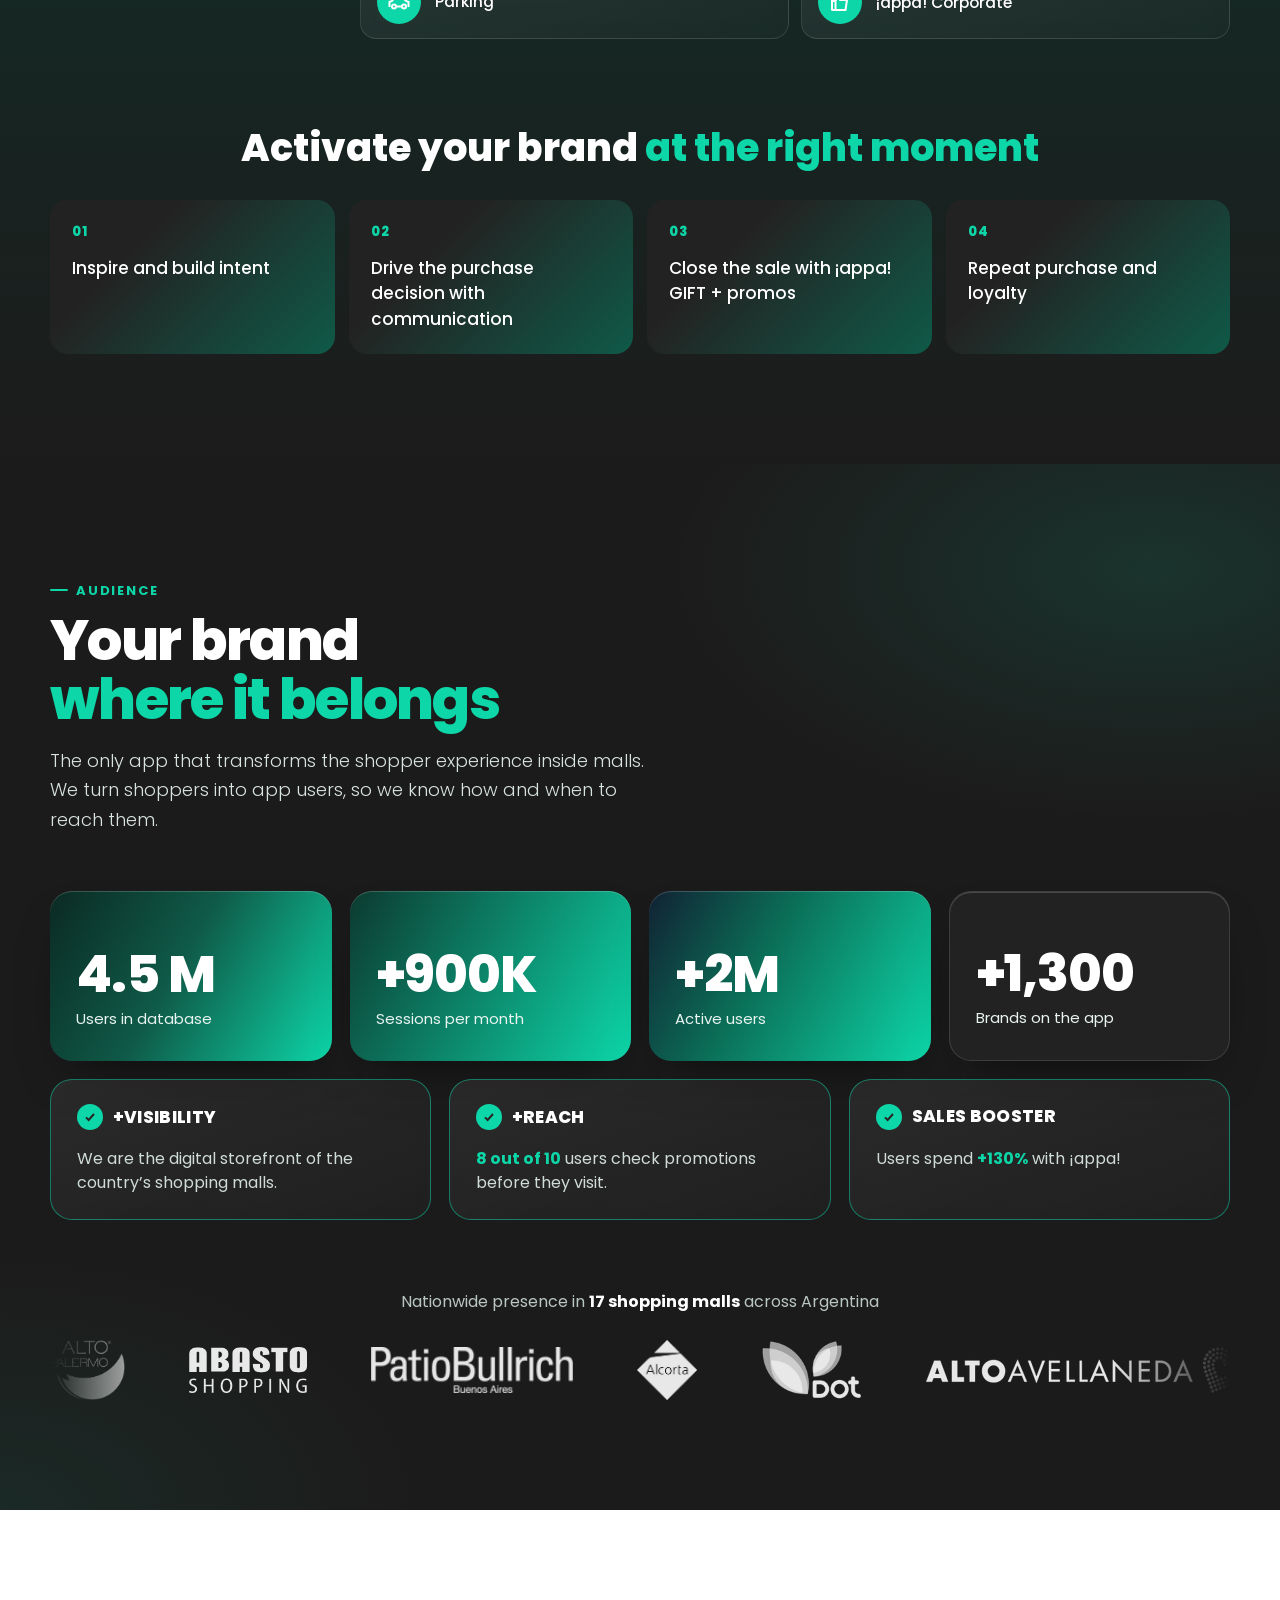
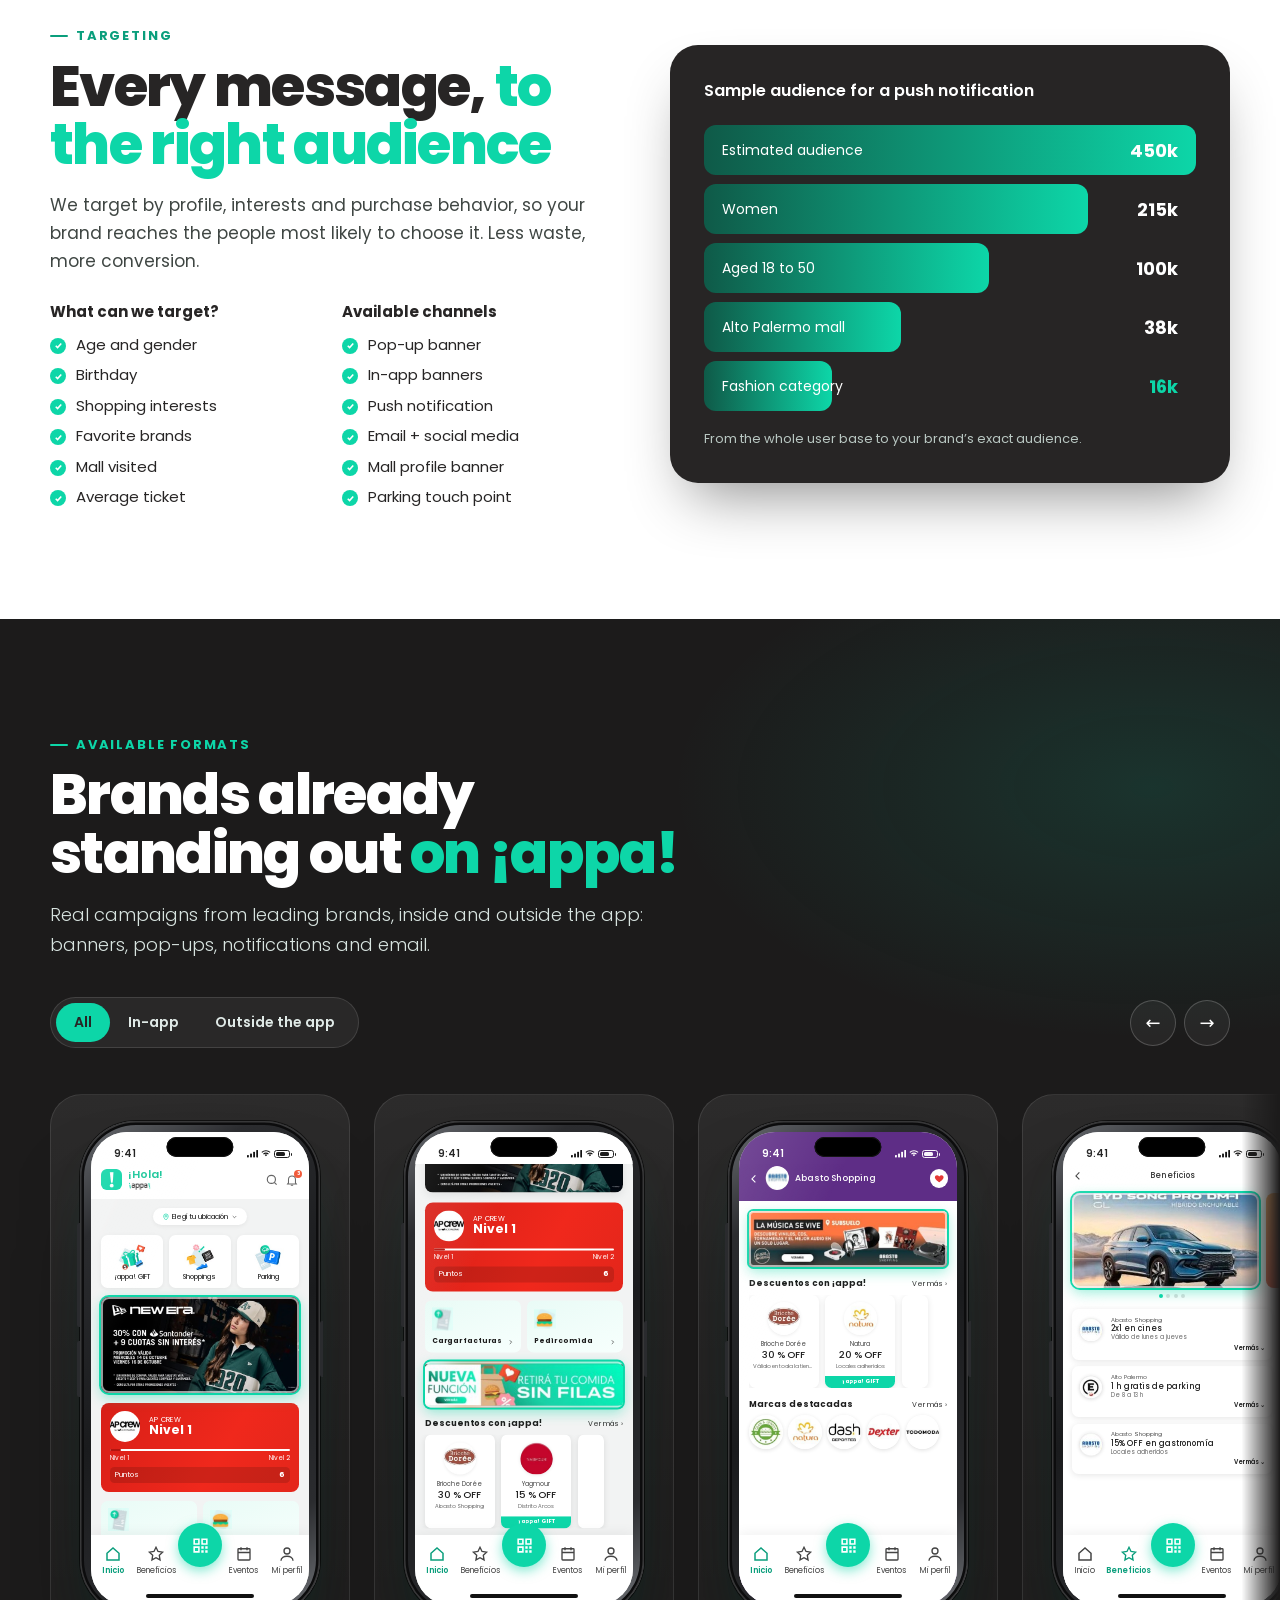
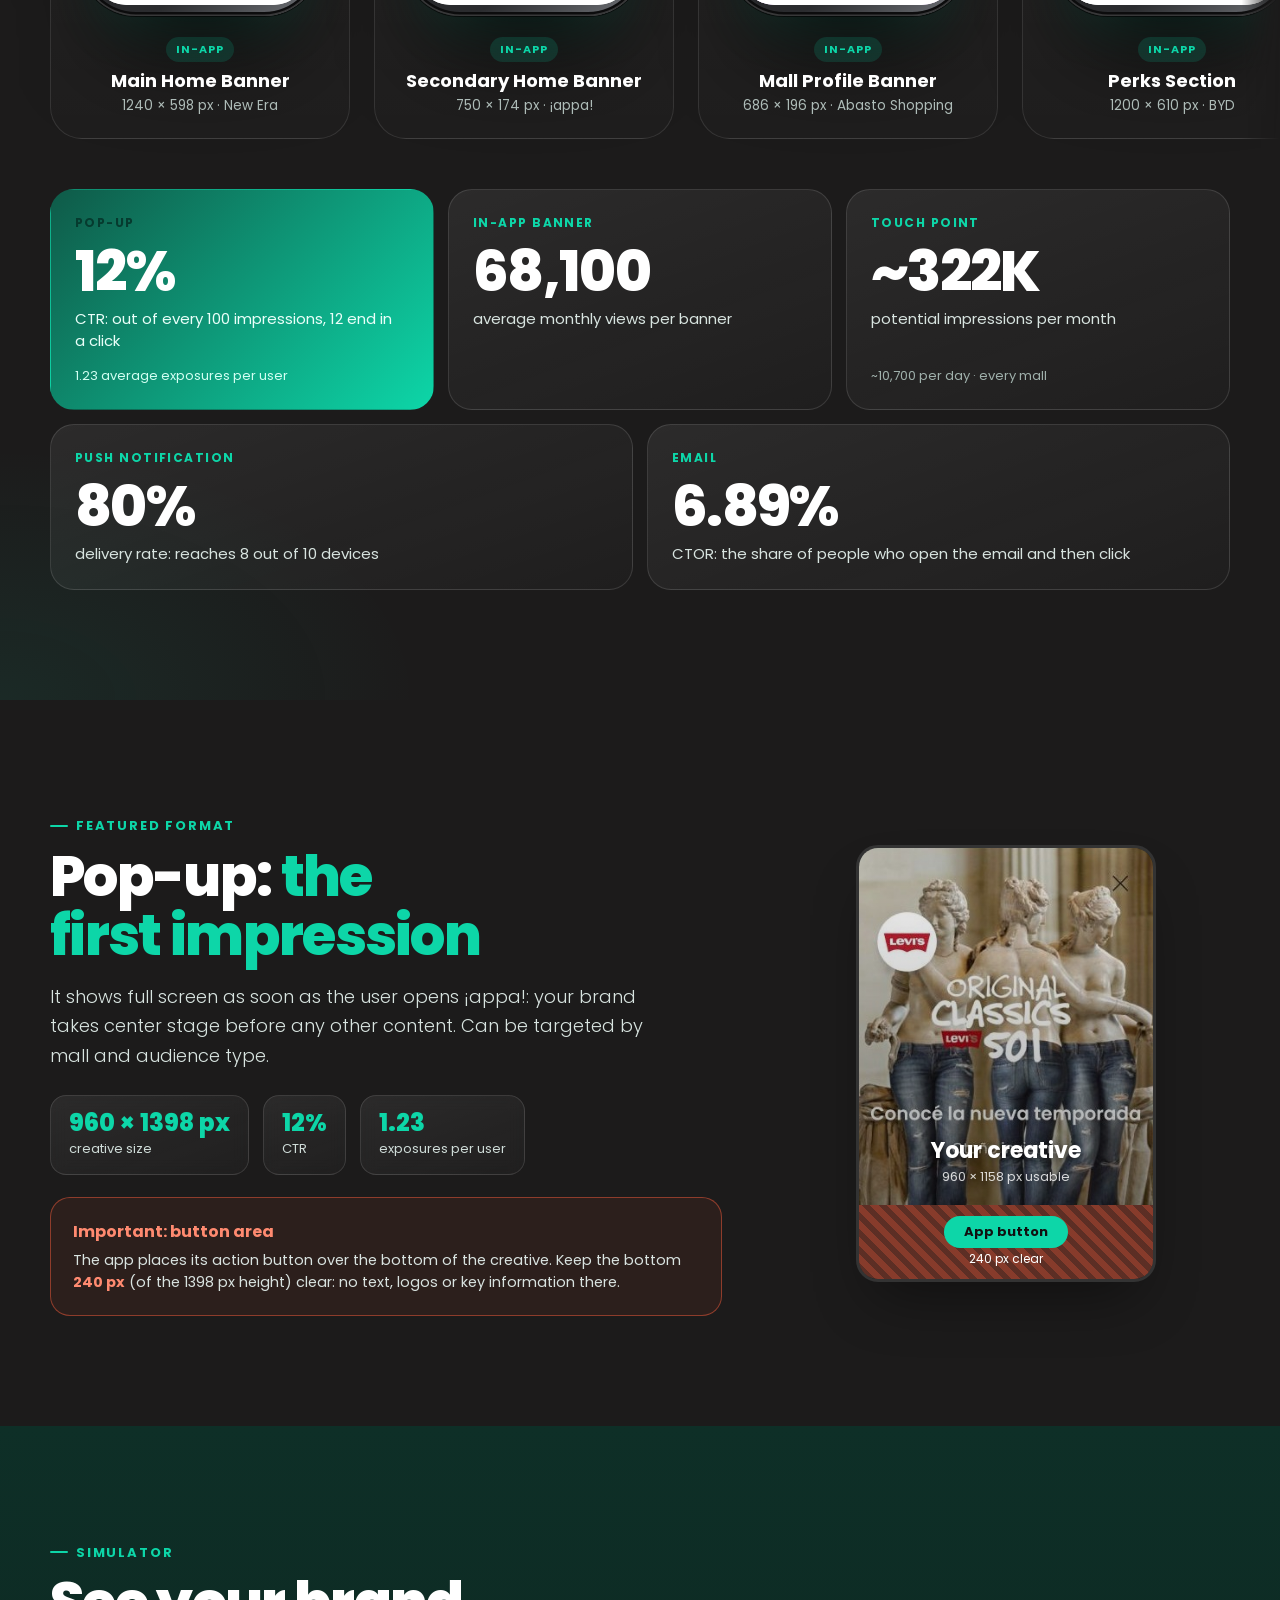
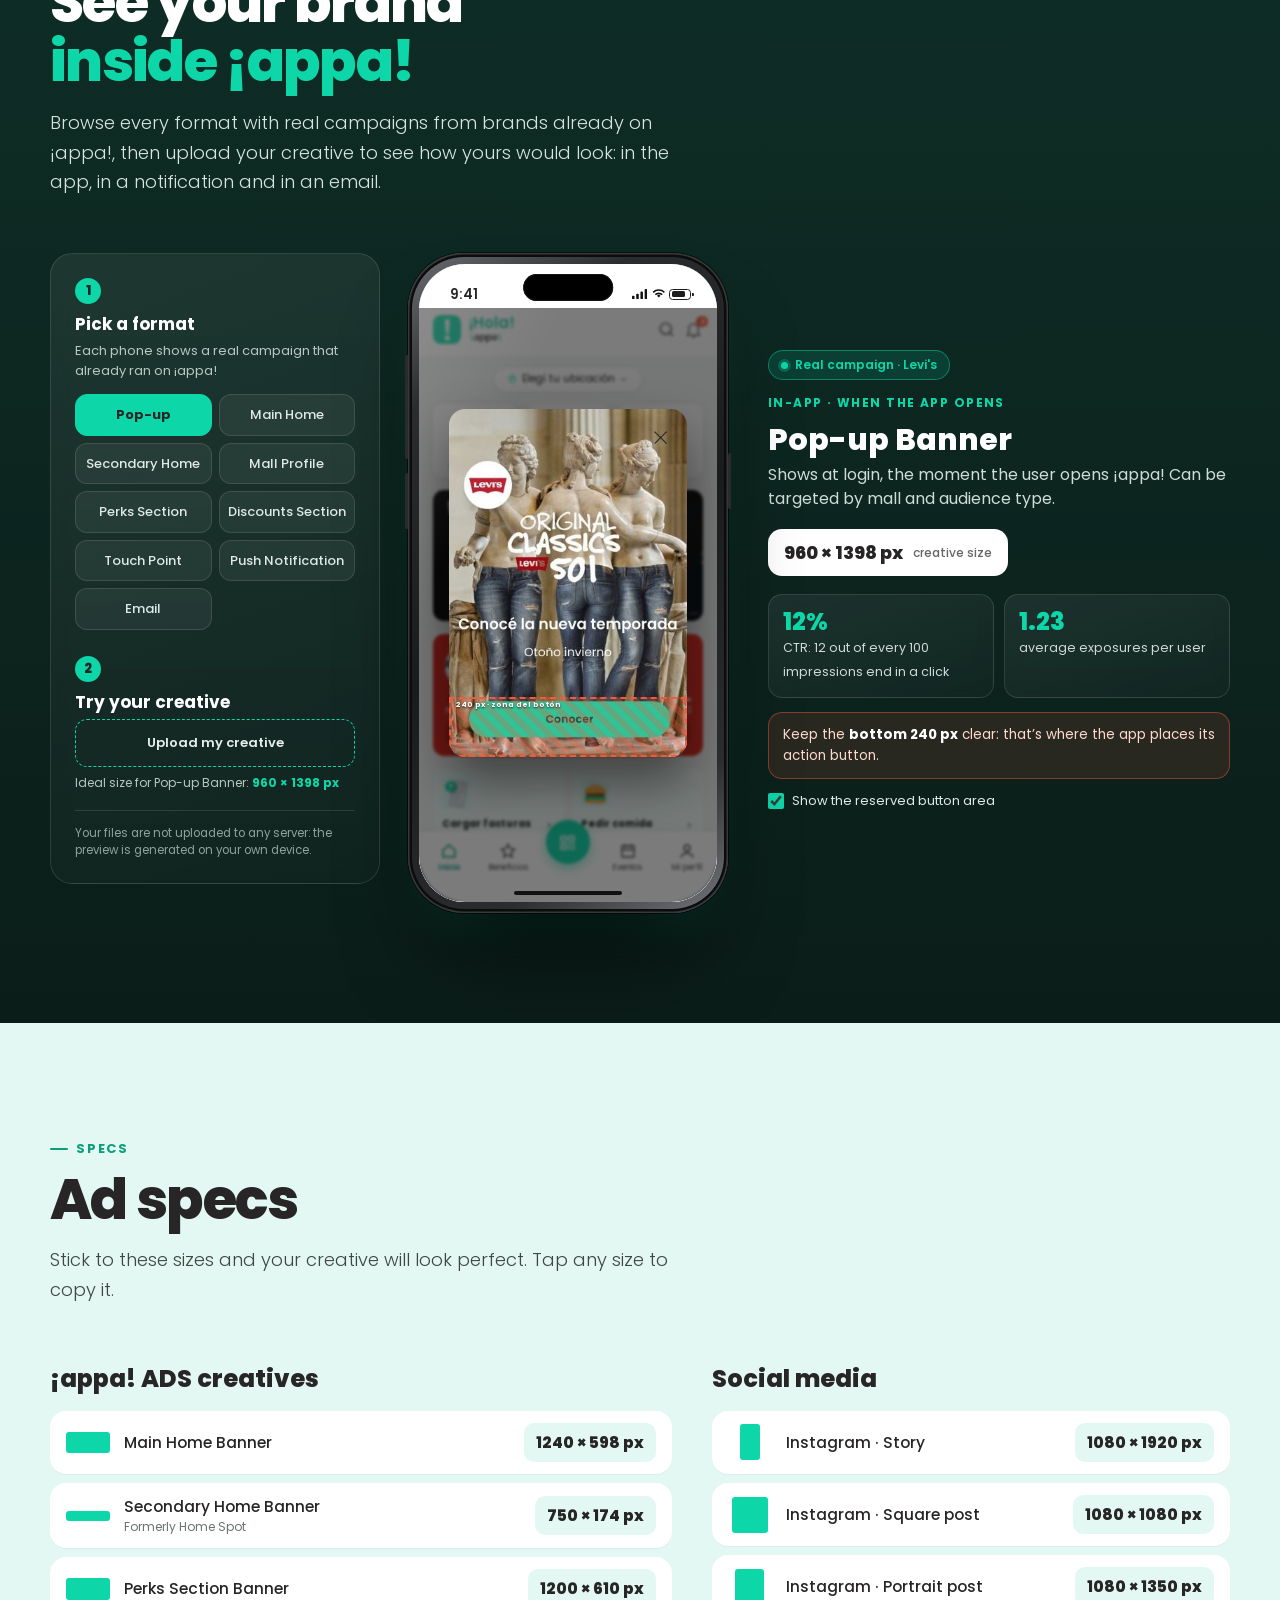
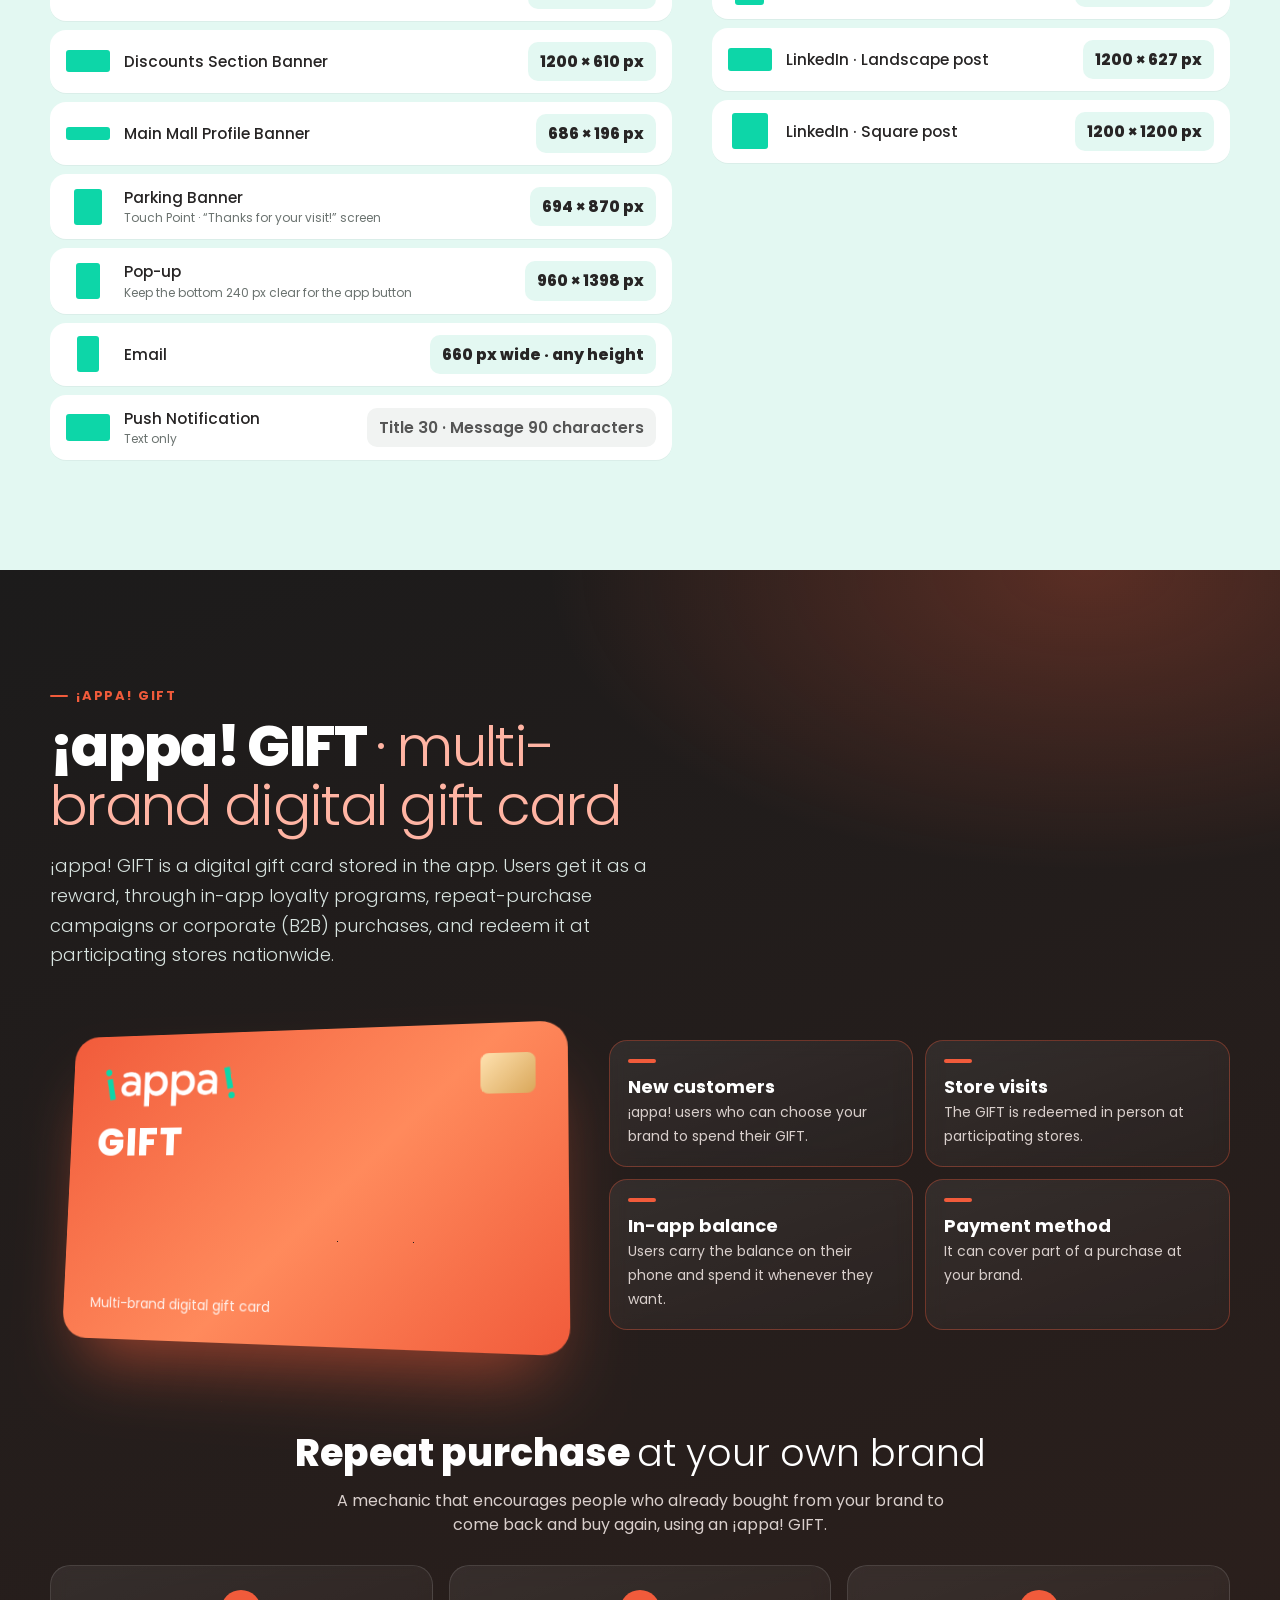
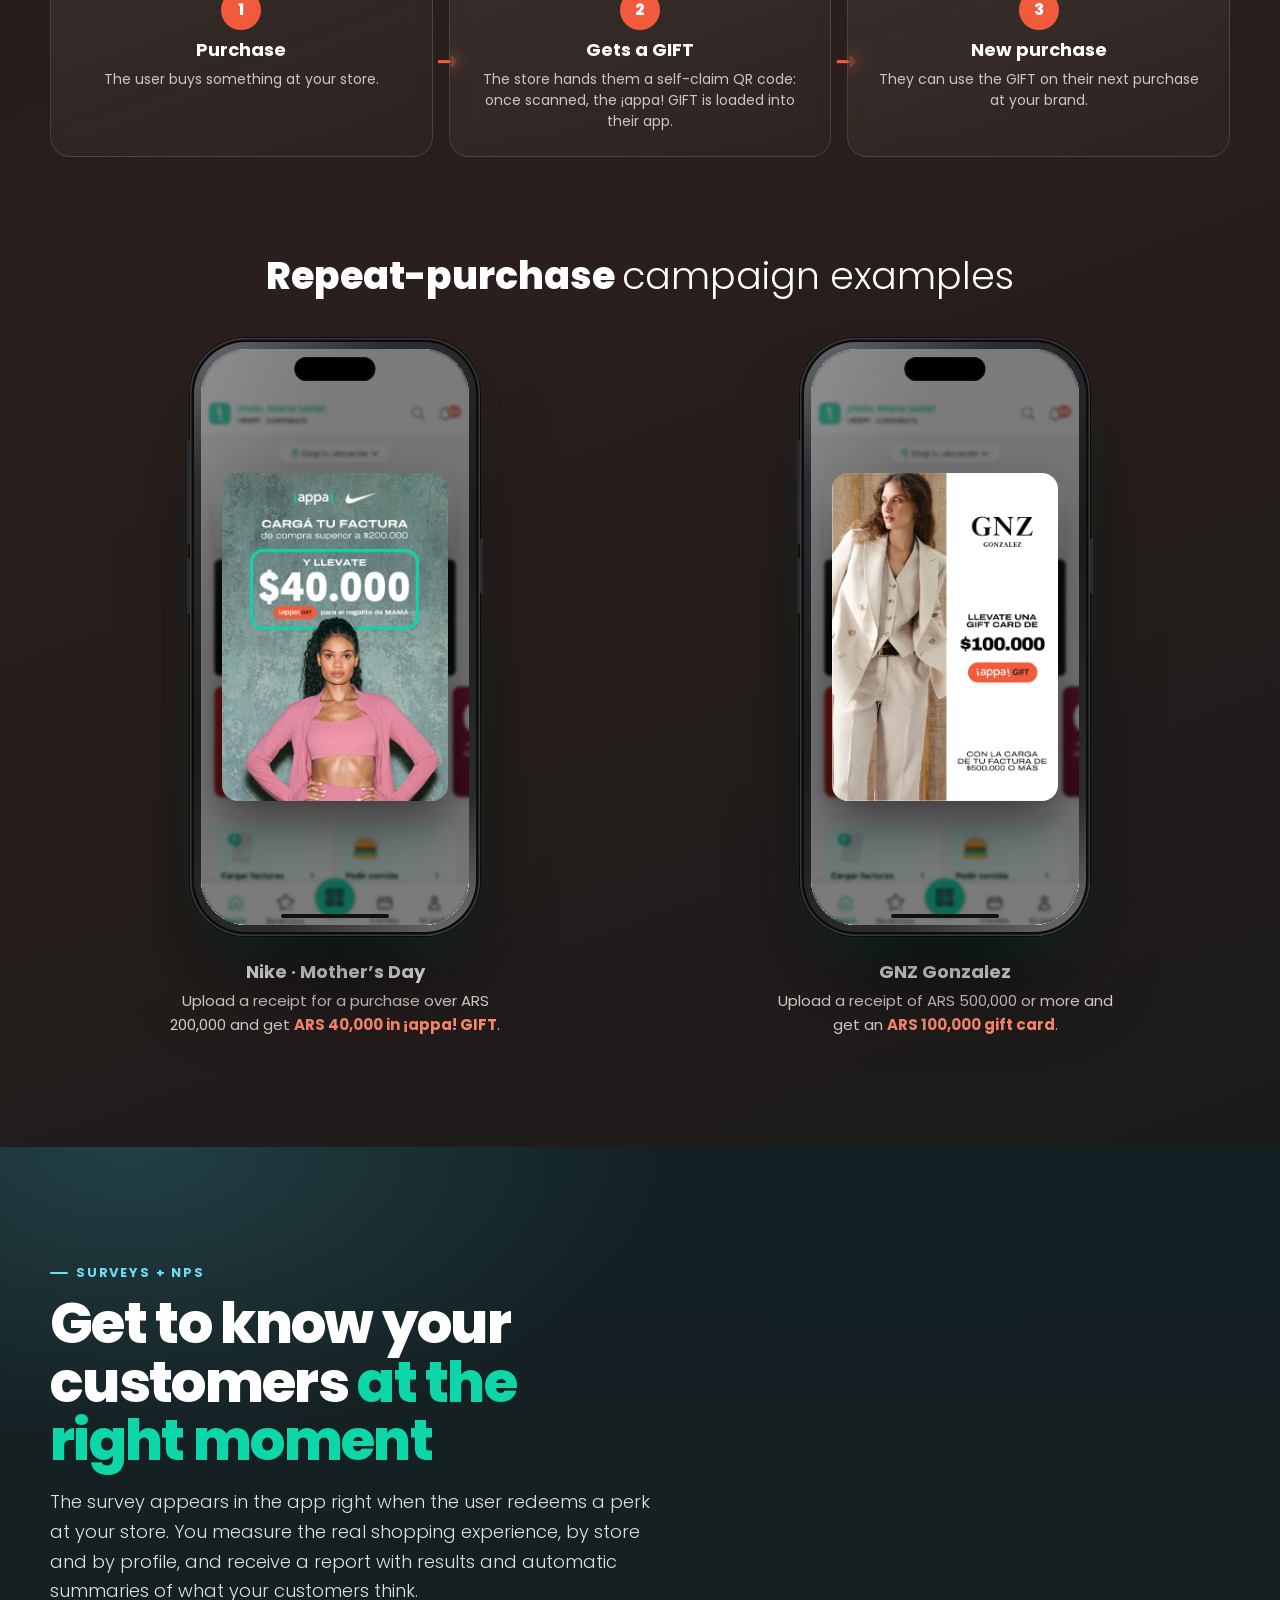
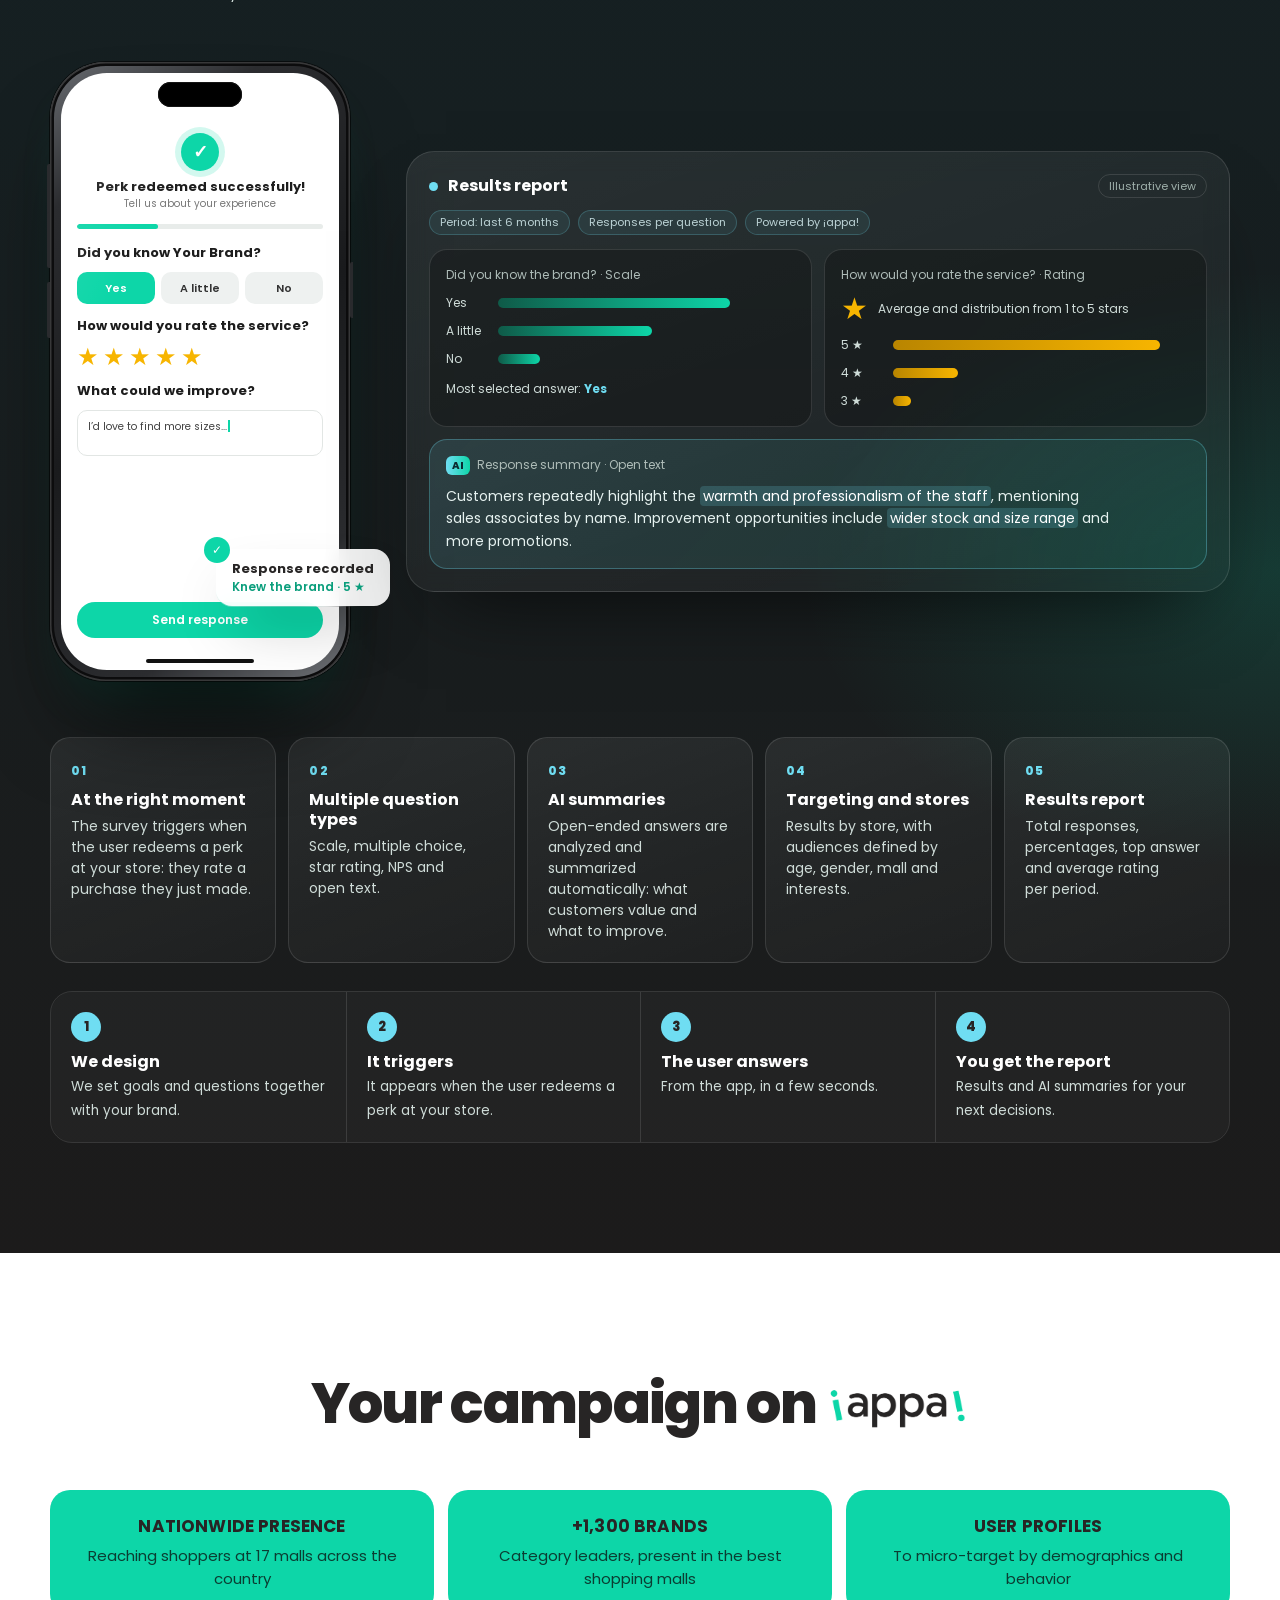
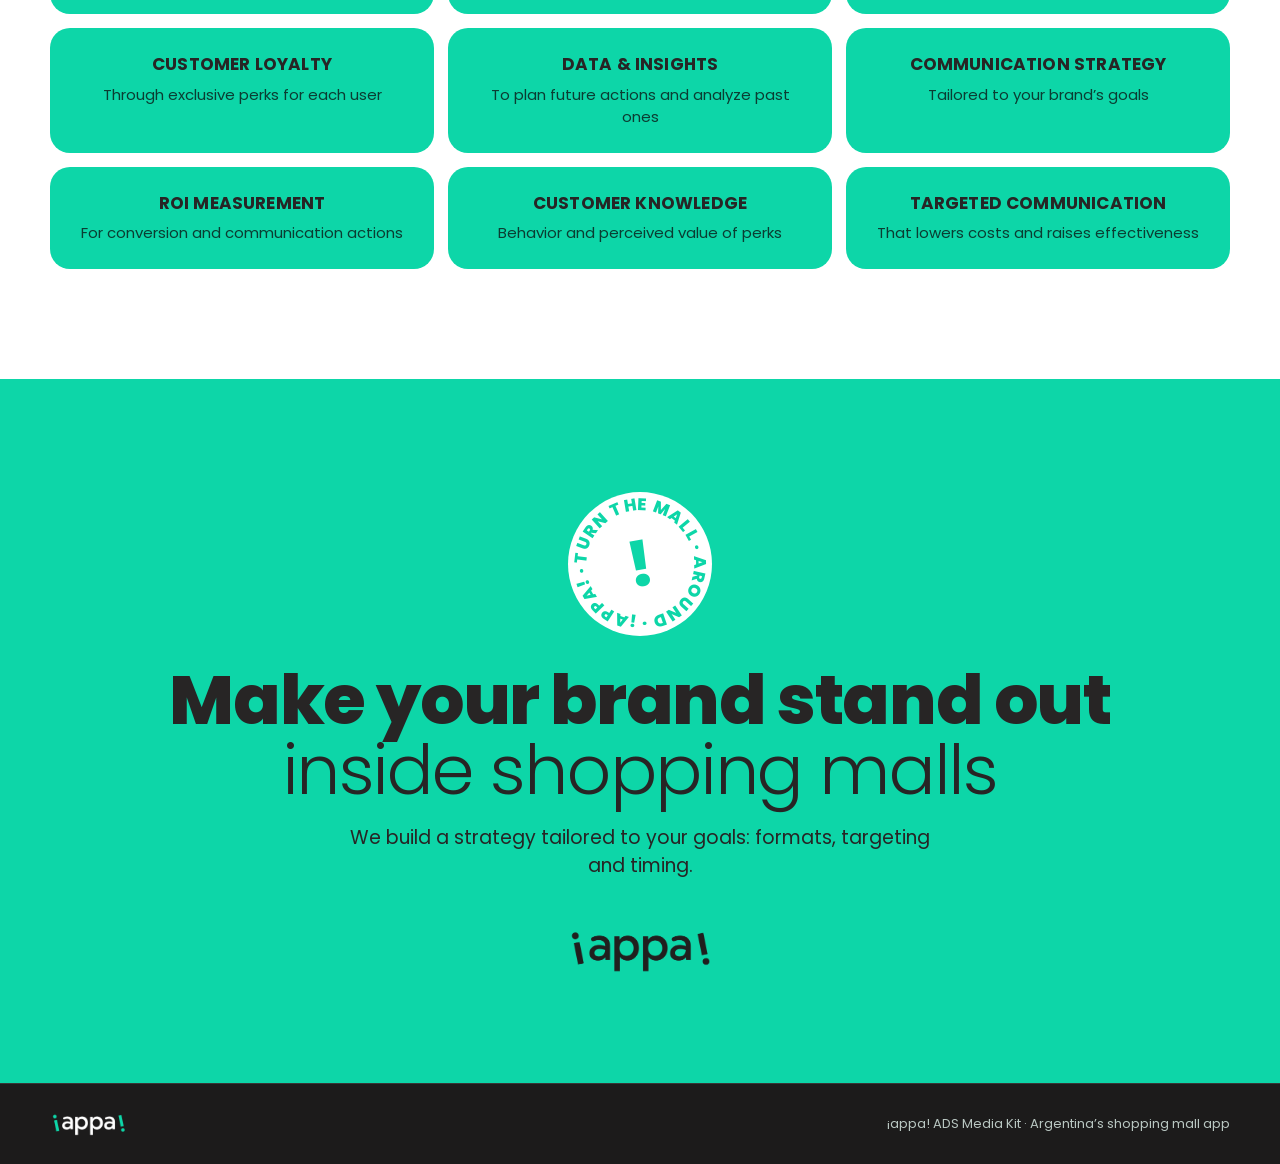
<file: en/index.html>
<!doctype html>
<html lang="en">
<head>
<base href="../">
<meta charset="utf-8">
<meta http-equiv="Cache-Control" content="no-cache">
<meta name="viewport" content="width=device-width, initial-scale=1">
<title>¡appa! Media Kit · English</title>
<meta name="description" content="¡appa! ADS Media Kit: formats, specs and audience to make your brand stand out inside shopping malls.">
<meta property="og:title" content="¡appa! Media Kit">
<meta property="og:description" content="More than ads: the full ¡appa! ecosystem to sell, build loyalty, reward and understand your customers.">
<meta property="og:type" content="website">
<meta property="og:url" content="https://appa-mediakit.github.io/en/">
<meta property="og:image" content="https://appa-mediakit.github.io/assets/img/og-image.jpg">
<meta name="twitter:card" content="summary_large_image">
<meta name="theme-color" content="#0DD6A8">
<link rel="icon" href="assets/img/favicon.png">
<link rel="preconnect" href="https://fonts.googleapis.com">
<link rel="preconnect" href="https://fonts.gstatic.com" crossorigin>
<link href="https://fonts.googleapis.com/css2?family=Poppins:wght@300;400;500;600;700;800;900&display=swap" rel="stylesheet">
<link rel="stylesheet" href="styles.css?v=202610201445">
</head>
<body>

<header class="nav" id="nav">
  <div class="wrap nav-in">
    <a href="en/#inicio" class="nav-logo" aria-label="¡appa! home"><img src="assets/img/logo-appa-white.png" alt="¡appa!"></a>
    <nav class="nav-links" aria-label="Sections">
      <a href="en/#ecosistema">Ecosystem</a>
      <a href="en/#audiencia">Audience</a>
      <a href="en/#simulador">Try your brand</a>
      <a href="en/#formatos">Formats</a>
      <a href="en/#medidas">Specs</a>
      <a href="en/#gift">¡appa! GIFT</a>
      <a href="en/#encuestas">Surveys</a>
    </nav>
    <a href="en/#simulador" class="btn btn-green btn-sm">See my brand in ¡appa!</a>
  </div>
</header>

<!-- HERO -->
<section class="hero" id="inicio">
  <div class="hero-bg" aria-hidden="true"></div>
  <div class="wrap hero-in">
    <div class="hero-copy">
      <span class="pill pill-green">Media Kit · ¡appa! ADS</span>
      <h1>MORE THAN ADS:<br><span class="light">the</span> <img class="inline-logo" src="assets/img/logo-appa-white.png" alt="¡appa!"> <span class="light">ecosystem</span></h1>
      <p class="hero-lead"><strong>It’s not just visibility.</strong> We help you <b>sell</b>, <b>build loyalty</b>, <b>reward</b> and <b>understand</b> your customers, right when they are at the mall.</p>
      <div class="hero-ctas">
        <a href="en/#simulador" class="btn btn-green">See how your brand looks</a>
        <a href="en/#medidas" class="btn btn-ghost">Ad specs</a>
      </div>
      <div class="hero-mini">
        <div><b>4.5M</b><span>users in database</span></div>
        <div><b>+2M</b><span>active users</span></div>
        <div><b>17</b><span>shopping malls</span></div>
      </div>
    </div>
    <div class="hero-phone-wrap">
      <div class="phone phone-hero" id="heroPhone"></div>
      <div class="float-chip chip-a"><b>68,100</b> monthly views per banner</div>
      <div class="float-chip chip-b"><b>12%</b> CTR on Pop-ups</div>
    </div>
  </div>
</section>

<!-- ECOSISTEMA -->
<section class="sec sec-eco" id="ecosistema">
  <div class="wrap">
    <div class="sec-head">
      <span class="eyebrow">Ecosystem</span>
      <h2>Our ecosystem <span class="g">to power your brand</span></h2>
    </div>
    <div class="eco">
      <div class="eco-core" aria-hidden="true"><span>!</span></div>
      <div class="eco-grid">
        <div class="eco-i eco-hl"><img src="assets/icons/search.svg" alt=""><span>¡appa! ADS</span></div>
        <div class="eco-i eco-gift"><img src="assets/icons/gift.svg" alt=""><span>¡appa! GIFT</span></div>
        <div class="eco-i eco-hl"><img src="assets/icons/user.svg" alt=""><span>Targeted communication</span></div>
        <div class="eco-i eco-hl"><img src="assets/icons/tag.svg" alt=""><span>Exclusive discounts and perks</span></div>
        <div class="eco-i"><img src="assets/icons/ticket.svg" alt=""><span>Events</span></div>
        <a class="eco-i eco-hl" href="en/#encuestas"><img src="assets/icons/doc.svg" alt=""><span>Surveys + NPS</span></a>
        <div class="eco-i"><img src="assets/icons/invoice.svg" alt=""><span>Receipt upload</span></div>
        <div class="eco-i"><img src="assets/icons/bell.svg" alt=""><span>Giveaways and contests</span></div>
        <div class="eco-i"><img src="assets/icons/car.svg" alt=""><span>Parking</span></div>
        <div class="eco-i"><img src="assets/icons/thumb.svg" alt=""><span>¡appa! Corporate</span></div>
      </div>
    </div>

    <div class="moment">
      <h3>Activate your brand <span class="g">at the right moment</span></h3>
      <ol class="steps">
        <li><span>01</span>Inspire and build intent</li>
        <li><span>02</span>Drive the purchase decision with communication</li>
        <li><span>03</span>Close the sale with ¡appa! GIFT + promos</li>
        <li><span>04</span>Repeat purchase and loyalty</li>
      </ol>
    </div>
  </div>
</section>

<!-- AUDIENCIA -->
<section class="sec sec-dark" id="audiencia">
  <div class="wrap">
    <div class="sec-head">
      <span class="eyebrow">Audience</span>
      <h2>Your brand <span class="g">where it belongs</span></h2>
      <p>The only app that transforms the shopper experience inside malls. We turn shoppers into app users, so we know how and when to reach them.</p>
    </div>
    <div class="stats">
      <div class="stat"><b data-count="4.5" data-dec="1" data-suf=" M">4.5 M</b><span>Users in database</span></div>
      <div class="stat"><b data-count="900" data-pre="+" data-suf="K">+900K</b><span>Sessions per month</span></div>
      <div class="stat"><b data-count="2" data-pre="+" data-suf="M">+2M</b><span>Active users</span></div>
      <div class="stat"><b data-count="1300" data-pre="+" data-sep="1">+1,300</b><span>Brands on the app</span></div>
    </div>
    <div class="why">
      <div class="why-card"><span class="why-k">+Visibility</span><p>We are the digital storefront of the country’s shopping malls.</p></div>
      <div class="why-card"><span class="why-k">+Reach</span><p><b>8 out of 10</b> users check promotions before they visit.</p></div>
      <div class="why-card"><span class="why-k">Sales booster</span><p>Users spend <b>+130%</b> with ¡appa!</p></div>
    </div>
    <div class="malls">
      <p class="malls-t">Nationwide presence in <b>17 shopping malls</b> across Argentina</p>
      <div class="marquee" aria-label="Shoppings">
        <div class="marquee-track" id="mallTrack"></div>
      </div>
    </div>
  </div>
</section>

<!-- SEGMENTACIÓN -->
<section class="sec sec-light" id="segmentacion">
  <div class="wrap seg">
    <div class="seg-copy">
      <span class="eyebrow eyebrow-dark">Targeting</span>
      <h2>Every message, <span class="g">to the right audience</span></h2>
      <p>We target by profile, interests and purchase behavior, so your brand reaches the people most likely to choose it. Less waste, more conversion.</p>
      <div class="seg-lists">
        <div>
          <h4>What can we target?</h4>
          <ul class="ticks">
            <li>Age and gender</li><li>Birthday</li><li>Shopping interests</li><li>Favorite brands</li><li>Mall visited</li><li>Average ticket</li>
          </ul>
        </div>
        <div>
          <h4>Available channels</h4>
          <ul class="ticks">
            <li>Pop-up banner</li><li>In-app banners</li><li>Push notification</li><li>Email + social media</li><li>Mall profile banner</li><li>Parking touch point</li>
          </ul>
        </div>
      </div>
    </div>
    <div class="funnel-card">
      <p class="funnel-t">Sample audience for a push notification</p>
      <div class="funnel" id="funnel">
        <div class="fn" style="--w:100%"><span>Estimated audience</span><b>450k</b></div>
        <div class="fn" style="--w:78%"><span>Women</span><b>215k</b></div>
        <div class="fn" style="--w:58%"><span>Aged 18 to 50</span><b>100k</b></div>
        <div class="fn" style="--w:40%"><span>Alto Palermo mall</span><b>38k</b></div>
        <div class="fn fn-last" style="--w:26%"><span>Fashion category</span><b>16k</b></div>
      </div>
      <p class="funnel-n">From the whole user base to your brand’s exact audience.</p>
    </div>
  </div>
</section>

<!-- FORMATOS / CASOS REALES -->
<section class="sec sec-dark" id="formatos">
  <div class="wrap">
    <div class="sec-head">
      <span class="eyebrow">Available formats</span>
      <h2>Brands already standing out <span class="g">on ¡appa!</span></h2>
      <p>Real campaigns from leading brands, inside and outside the app: banners, pop-ups, notifications and email.</p>
    </div>
    <div class="show-bar">
      <div class="show-filter" role="tablist" id="showFilter">
        <button data-g="all" aria-selected="true">All</button><button data-g="in" aria-selected="false">In-app</button><button data-g="out" aria-selected="false">Outside the app</button>
      </div>
      <div class="show-nav"><button id="showPrev" aria-label="Previous">←</button><button id="showNext" aria-label="Next">→</button></div>
    </div>
  </div>
  <div class="show-rail" id="showRail"></div>
  <div class="wrap">
    <div class="mx">
      <div class="mx-card mx-hl"><span class="mx-k">Pop-up</span><b>12%</b><p>CTR: out of every 100 impressions, 12 end in a click</p><small>1.23 average exposures per user</small></div>
      <div class="mx-card"><span class="mx-k">In-app banner</span><b>68,100</b><p>average monthly views per banner</p></div>
      <div class="mx-card"><span class="mx-k">Touch Point</span><b>~322K</b><p>potential impressions per month</p><small>~10,700 per day · every mall</small></div>
      <div class="mx-card"><span class="mx-k">Push notification</span><b>80%</b><p>delivery rate: reaches 8 out of 10 devices</p></div>
      <div class="mx-card"><span class="mx-k">Email</span><b>6.89%</b><p>CTOR: the share of people who open the email and then click</p></div>
    </div>
  </div>
</section>

<!-- POP-UP -->
<section class="sec sec-dark" id="popup">
  <div class="wrap popsec">
    <div class="popsec-copy">
      <span class="eyebrow">Featured format</span>
      <h2>Pop-up: <span class="g">the first impression</span></h2>
      <p>It shows full screen as soon as the user opens ¡appa!: your brand takes center stage before any other content. Can be targeted by mall and audience type.</p>
      <div class="popsec-kpis"><div><b>960 × 1398 px</b><span>creative size</span></div><div><b>12%</b><span>CTR</span></div><div><b>1.23</b><span>exposures per user</span></div></div>
      <div class="note-pop">
        <b>Important: button area</b>
        <p>The app places its action button over the bottom of the creative. Keep the bottom <b>240 px</b> (of the 1398 px height) clear: no text, logos or key information there.</p>
      </div>
    </div>
    <div class="popsec-visual">
      <div class="pop-diagram pop-diagram-lg" aria-hidden="true"><div class="pd-art">Your creative<br><small>960 × 1158 px usable</small></div><div class="pd-safe"><span class="pd-btn">App button</span><small>240 px clear</small></div></div>
    </div>
  </div>
</section>

<!-- SIMULADOR -->
<section class="sec sec-sim" id="simulador">
  <div class="wrap">
    <div class="sec-head">
      <span class="eyebrow">Simulator</span>
      <h2>See your brand <span class="g">inside ¡appa!</span></h2>
      <p>Browse every format with real campaigns from brands already on ¡appa!, then upload your creative to see how yours would look: in the app, in a notification and in an email.</p>
    </div>

    <div class="sim">
      <aside class="sim-panel">
        <span class="step">1</span>
        <h4 class="panel-t">Pick a format</h4>
        <p class="panel-p">Each phone shows a real campaign that already ran on ¡appa!</p>
        <div class="fmt-tabs fmt-tabs-v" role="tablist" id="fmtTabs"></div>
        <span class="step">2</span>
        <h4 class="panel-t" id="step2T">Try your creative</h4>
        <div class="field">
          <label class="upload upload-strong" for="inPiece"><span id="pieceLbl">Upload my creative</span><input id="inPiece" type="file" accept="image/*"></label>
          <p class="hint" id="pieceHint">Ideal size: —</p>
          <button class="link-btn" id="clearPiece" type="button" hidden>Back to the real example</button>
        </div>
        <div class="field push-field" id="pushField" hidden>
          <label for="pushT">Title <small class="cnt" id="cntT">0/30</small></label>
          <input id="pushT" type="text" maxlength="30" placeholder="Your title (30 characters)">
          <label for="pushB">Message <small class="cnt" id="cntB">0/90</small></label>
          <textarea id="pushB" maxlength="90" rows="3" placeholder="Your message (90 characters)"></textarea>
          <p class="hint">Up to <b>30</b> characters for the title and <b>90</b> for the message.</p>
          <button class="link-btn" id="clearPush" type="button">Back to the real example</button>
        </div>
        <p class="privacy">Your files are not uploaded to any server: the preview is generated on your own device.</p>
      </aside>

      <div class="sim-stage">
        <div class="stage-body">
          <div class="phone phone-sim" id="simPhone"></div>
          <div class="fmt-info" id="fmtInfo"></div>
        </div>
      </div>
    </div>
  </div>
</section>

<!-- MEDIDAS -->
<section class="sec sec-mint" id="medidas">
  <div class="wrap">
    <div class="sec-head sec-head-dark">
      <span class="eyebrow eyebrow-dark">Specs</span>
      <h2>Ad specs</h2>
      <p>Stick to these sizes and your creative will look perfect. Tap any size to copy it.</p>
    </div>
    <div class="specs">
      <div class="spec-group">
        <h3>¡appa! ADS creatives</h3>
        <div class="spec-list" id="specAds"></div>
      </div>
      <div class="spec-group">
        <h3>Social media</h3>
        <div class="spec-list" id="specSocial"></div>
      </div>
    </div>
  </div>
</section>

<!-- GIFT -->
<section class="sec sec-gift" id="gift">
  <div class="wrap">
    <div class="sec-head">
      <span class="eyebrow eyebrow-gift">¡appa! GIFT</span>
      <h2>¡appa! GIFT <span class="light">· multi-brand digital gift card</span></h2>
      <p>¡appa! GIFT is a digital gift card stored in the app. Users get it as a reward, through in-app loyalty programs, repeat-purchase campaigns or corporate (B2B) purchases, and redeem it at participating stores nationwide.</p>
    </div>
    <div class="gift2">
      <div class="gcard" aria-hidden="true">
        <div class="gcard-in"><img src="assets/img/logo-appa-white.png" alt=""><span>GIFT</span><i></i><small>Multi-brand digital gift card</small></div>
      </div>
      <ul class="gbenef">
        <li><b>New customers</b><span>¡appa! users who can choose your brand to spend their GIFT.</span></li>
        <li><b>Store visits</b><span>The GIFT is redeemed in person at participating stores.</span></li>
        <li><b>In-app balance</b><span>Users carry the balance on their phone and spend it whenever they want.</span></li>
        <li><b>Payment method</b><span>It can cover part of a purchase at your brand.</span></li>
      </ul>
    </div>

    <div class="loop">
      <h3>Repeat purchase <span class="light">at your own brand</span></h3>
      <p>A mechanic that encourages people who already bought from your brand to come back and buy again, using an ¡appa! GIFT.</p>
      <ol class="loop-steps">
        <li><span>1</span><b>Purchase</b><small>The user buys something at your store.</small></li>
        <li><span>2</span><b>Gets a GIFT</b><small>The store hands them a self-claim QR code: once scanned, the ¡appa! GIFT is loaded into their app.</small></li>
        <li><span>3</span><b>New purchase</b><small>They can use the GIFT on their next purchase at your brand.</small></li>
      </ol>
    </div>

    <div class="cases">
      <h3>Repeat-purchase <span class="light">campaign examples</span></h3>
      <div class="cases-grid">
        <figure class="case">
          <div class="phone phone-case"><div class="scr scr-white"><div class="shot"><img src="assets/shots/home.jpg" alt="" class="shot-img"></div><div class="dim"><div class="modal"><img src="assets/creas/gift-nike.webp" alt="Nike pop-up: upload a receipt over ARS 200,000 and get ARS 40,000 in ¡appa! GIFT" loading="lazy"></div></div><div class="home-ind"></div></div></div>
          <figcaption><b>Nike · Mother’s Day</b><span>Upload a receipt for a purchase over ARS 200,000 and get <strong>ARS 40,000 in ¡appa! GIFT</strong>.</span></figcaption>
        </figure>
        <figure class="case">
          <div class="phone phone-case"><div class="scr scr-white"><div class="shot"><img src="assets/shots/home.jpg" alt="" class="shot-img"></div><div class="dim"><div class="modal"><img src="assets/creas/gift-gnz.webp" alt="GNZ Gonzalez pop-up: ARS 100,000 gift card when you upload a receipt of ARS 500,000 or more" loading="lazy"></div></div><div class="home-ind"></div></div></div>
          <figcaption><b>GNZ Gonzalez</b><span>Upload a receipt of ARS 500,000 or more and get an <strong>ARS 100,000 gift card</strong>.</span></figcaption>
        </figure>
      </div>
    </div>
  </div>
</section>

<!-- ENCUESTAS -->
<section class="sec sec-enc" id="encuestas">
  <div class="wrap">
    <div class="sec-head">
      <span class="eyebrow">Surveys + NPS</span>
      <h2>Get to know your customers <span class="g">at the right moment</span></h2>
      <p>The survey appears in the app right when the user redeems a perk at your store. You measure the real shopping experience, by store and by profile, and receive a report with results and automatic summaries of what your customers think.</p>
    </div>

    <div class="enc">
      <div class="enc-phone">
        <div class="phone">
          <div class="scr scr-white"><div class="sv">
            <div class="sv-ok"><span>✓</span><b>Perk redeemed successfully!</b><small>Tell us about your experience</small></div>
            <div class="sv-bar"><i></i></div>
            <p class="sv-q">Did you know Your Brand?</p>
            <div class="sv-opts" id="svOpts" role="radiogroup"><button type="button" class="on">Yes</button><button type="button">A little</button><button type="button">No</button></div>
            <p class="sv-q">How would you rate the service?</p>
            <div class="sv-stars" id="svStars" role="radiogroup"><button type="button" class="on">★</button><button type="button" class="on">★</button><button type="button" class="on">★</button><button type="button" class="on">★</button><button type="button" class="on">★</button></div>
            <p class="sv-q">What could we improve?</p>
            <div class="sv-text">I’d love to find more sizes…<i></i></div>
            <span class="sv-send">Send response</span>
          </div><div class="home-ind"></div></div>
        </div>
        <div class="enc-chip enc-chip-a"><b>Response recorded</b><span id="svChip">Knew the brand · 5 ★</span></div>
      </div>

      <div class="dash">
        <div class="dash-hd"><span class="dot"></span><b>Results report</b><small>Illustrative view</small></div>
        <div class="dash-meta"><span>Period: last 6 months</span><span>Responses per question</span><span>Powered by ¡appa!</span></div>
        <div class="dash-grid">
          <div class="dash-card">
            <small>Did you know the brand? · Scale</small>
            <ul class="bars">
              <li><span>Yes</span><i style="--v:78%"></i></li>
              <li><span>A little</span><i style="--v:52%"></i></li>
              <li><span>No</span><i style="--v:14%"></i></li>
            </ul>
            <p class="dash-note">Most selected answer: <b>Yes</b></p>
          </div>
          <div class="dash-card">
            <small>How would you rate the service? · Rating</small>
            <div class="rate"><b>★</b><span>Average and distribution from 1 to 5 stars</span></div>
            <ul class="bars bars-s">
              <li><span>5 ★</span><i style="--v:90%"></i></li>
              <li><span>4 ★</span><i style="--v:22%"></i></li>
              <li><span>3 ★</span><i style="--v:6%"></i></li>
            </ul>
          </div>
          <div class="dash-card dash-wide ai">
            <small><span class="ai-tag">AI</span> Response summary · Open text</small>
            <p class="ai-txt">Customers repeatedly highlight the <mark>warmth and professionalism of the staff</mark>, mentioning sales associates by name. Improvement opportunities include <mark>wider stock and size range</mark> and more promotions.</p>
          </div>
        </div>
      </div>
    </div>

    <div class="enc-feats">
      <div class="ef"><span class="ef-i">01</span><b>At the right moment</b><p>The survey triggers when the user redeems a perk at your store: they rate a purchase they just made.</p></div>
      <div class="ef"><span class="ef-i">02</span><b>Multiple question types</b><p>Scale, multiple choice, star rating, NPS and open text.</p></div>
      <div class="ef"><span class="ef-i">03</span><b>AI summaries</b><p>Open-ended answers are analyzed and summarized automatically: what customers value and what to improve.</p></div>
      <div class="ef"><span class="ef-i">04</span><b>Targeting and stores</b><p>Results by store, with audiences defined by age, gender, mall and interests.</p></div>
      <div class="ef"><span class="ef-i">05</span><b>Results report</b><p>Total responses, percentages, top answer and average rating per period.</p></div>
    </div>

    <div class="enc-flow">
      <div><span>1</span><b>We design</b><small>We set goals and questions together with your brand.</small></div>
      <div><span>2</span><b>It triggers</b><small>It appears when the user redeems a perk at your store.</small></div>
      <div><span>3</span><b>The user answers</b><small>From the app, in a few seconds.</small></div>
      <div><span>4</span><b>You get the report</b><small>Results and AI summaries for your next decisions.</small></div>
    </div>
  </div>
</section>

<!-- TU CAMPAÑA -->
<section class="sec sec-light" id="campana">
  <div class="wrap">
    <div class="sec-head sec-head-dark sec-head-c">
      <h2>Your campaign on <img class="inline-logo inline-logo-dark" src="assets/img/logo-appa.png" alt="¡appa!"></h2>
    </div>
    <div class="camp">
      <div class="camp-i"><b>Nationwide presence</b><span>Reaching shoppers at 17 malls across the country</span></div>
      <div class="camp-i"><b>+1,300 brands</b><span>Category leaders, present in the best shopping malls</span></div>
      <div class="camp-i"><b>User profiles</b><span>To micro-target by demographics and behavior</span></div>
      <div class="camp-i"><b>Customer loyalty</b><span>Through exclusive perks for each user</span></div>
      <div class="camp-i"><b>Data &amp; insights</b><span>To plan future actions and analyze past ones</span></div>
      <div class="camp-i"><b>Communication strategy</b><span>Tailored to your brand’s goals</span></div>
      <div class="camp-i"><b>ROI measurement</b><span>For conversion and communication actions</span></div>
      <div class="camp-i"><b>Customer knowledge</b><span>Behavior and perceived value of perks</span></div>
      <div class="camp-i"><b>Targeted communication</b><span>That lowers costs and raises effectiveness</span></div>
    </div>
  </div>
</section>

<!-- CIERRE -->
<section class="cta" id="contacto">
  <div class="wrap cta-in">
    <div class="badge-spin" aria-hidden="true">
      <svg viewBox="0 0 200 200"><defs><path id="circ" d="M100,100 m-72,0 a72,72 0 1,1 144,0 a72,72 0 1,1 -144,0"/></defs><circle cx="100" cy="100" r="96" fill="#fff"/><text><textPath href="#circ">TURN THE MALL · AROUND · ¡APPA! ·</textPath></text></svg>
      <span>!</span>
    </div>
    <h2>Make your brand stand out<br><span class="light">inside shopping malls</span></h2>
    <p>We build a strategy tailored to your goals: formats, targeting and timing.</p>
    <img src="assets/img/logo-appa-white.png" alt="¡appa!" class="cta-logo">
  </div>
</section>

<footer class="foot">
  <div class="wrap foot-in">
    <img src="assets/img/logo-appa-white.png" alt="¡appa!">
    <span>¡appa! ADS Media Kit · Argentina’s shopping mall app</span>
  </div>
</footer>

<div class="toast" id="toast" role="status" aria-live="polite"></div>
<script src="en/app.js?v=202610201445"></script>
</body>
</html>
</file>
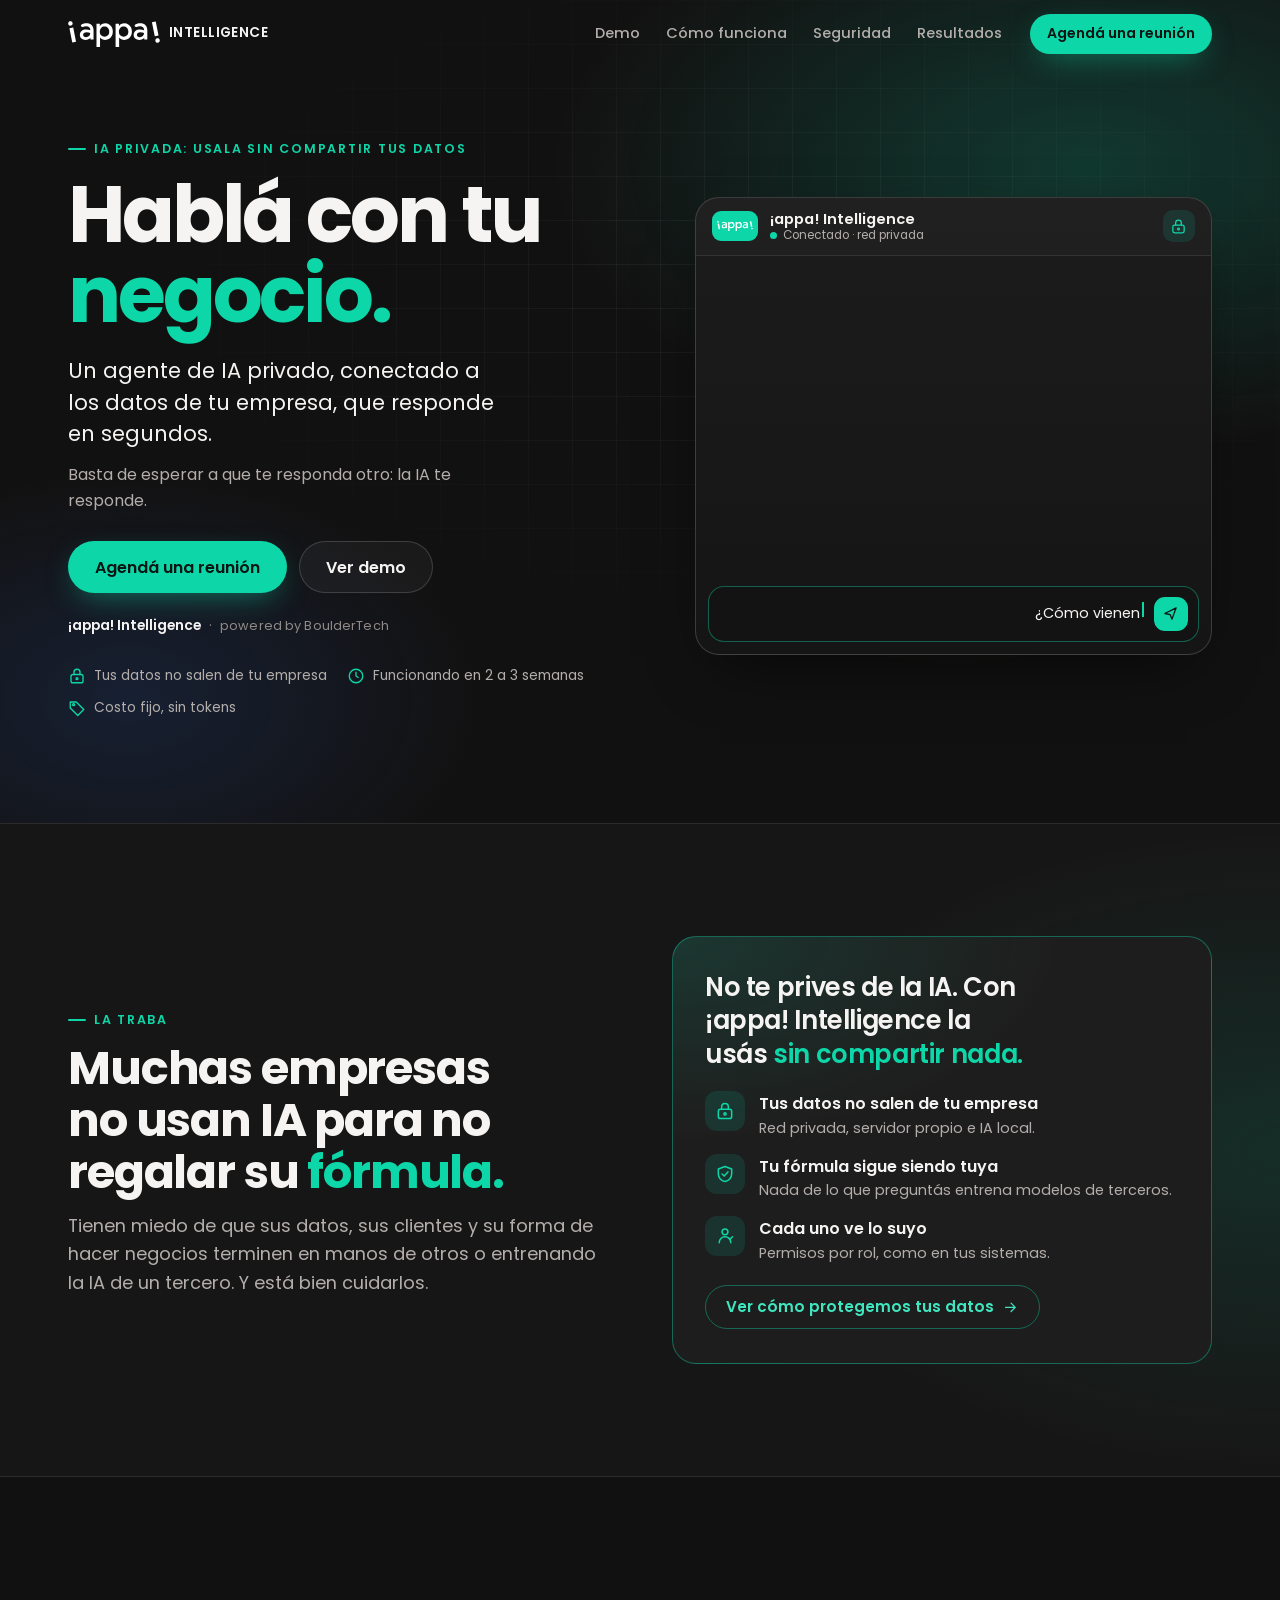
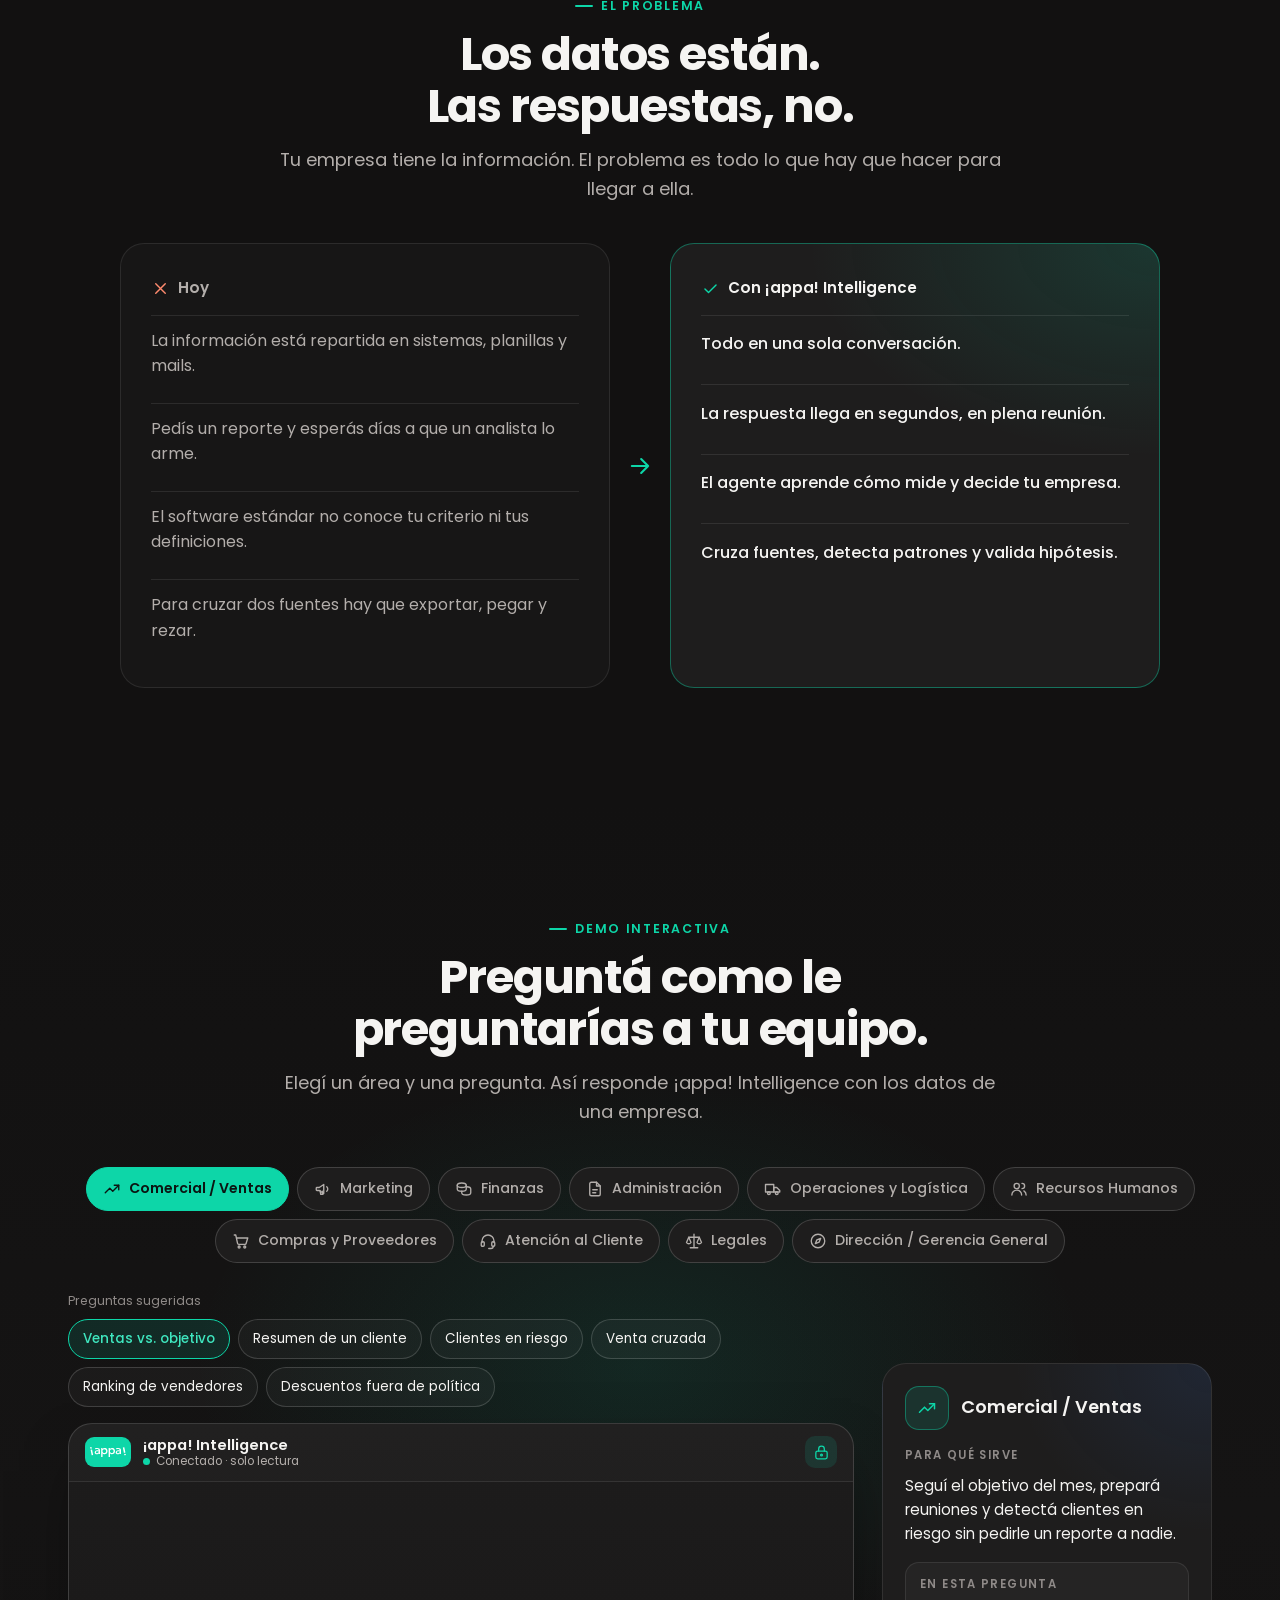
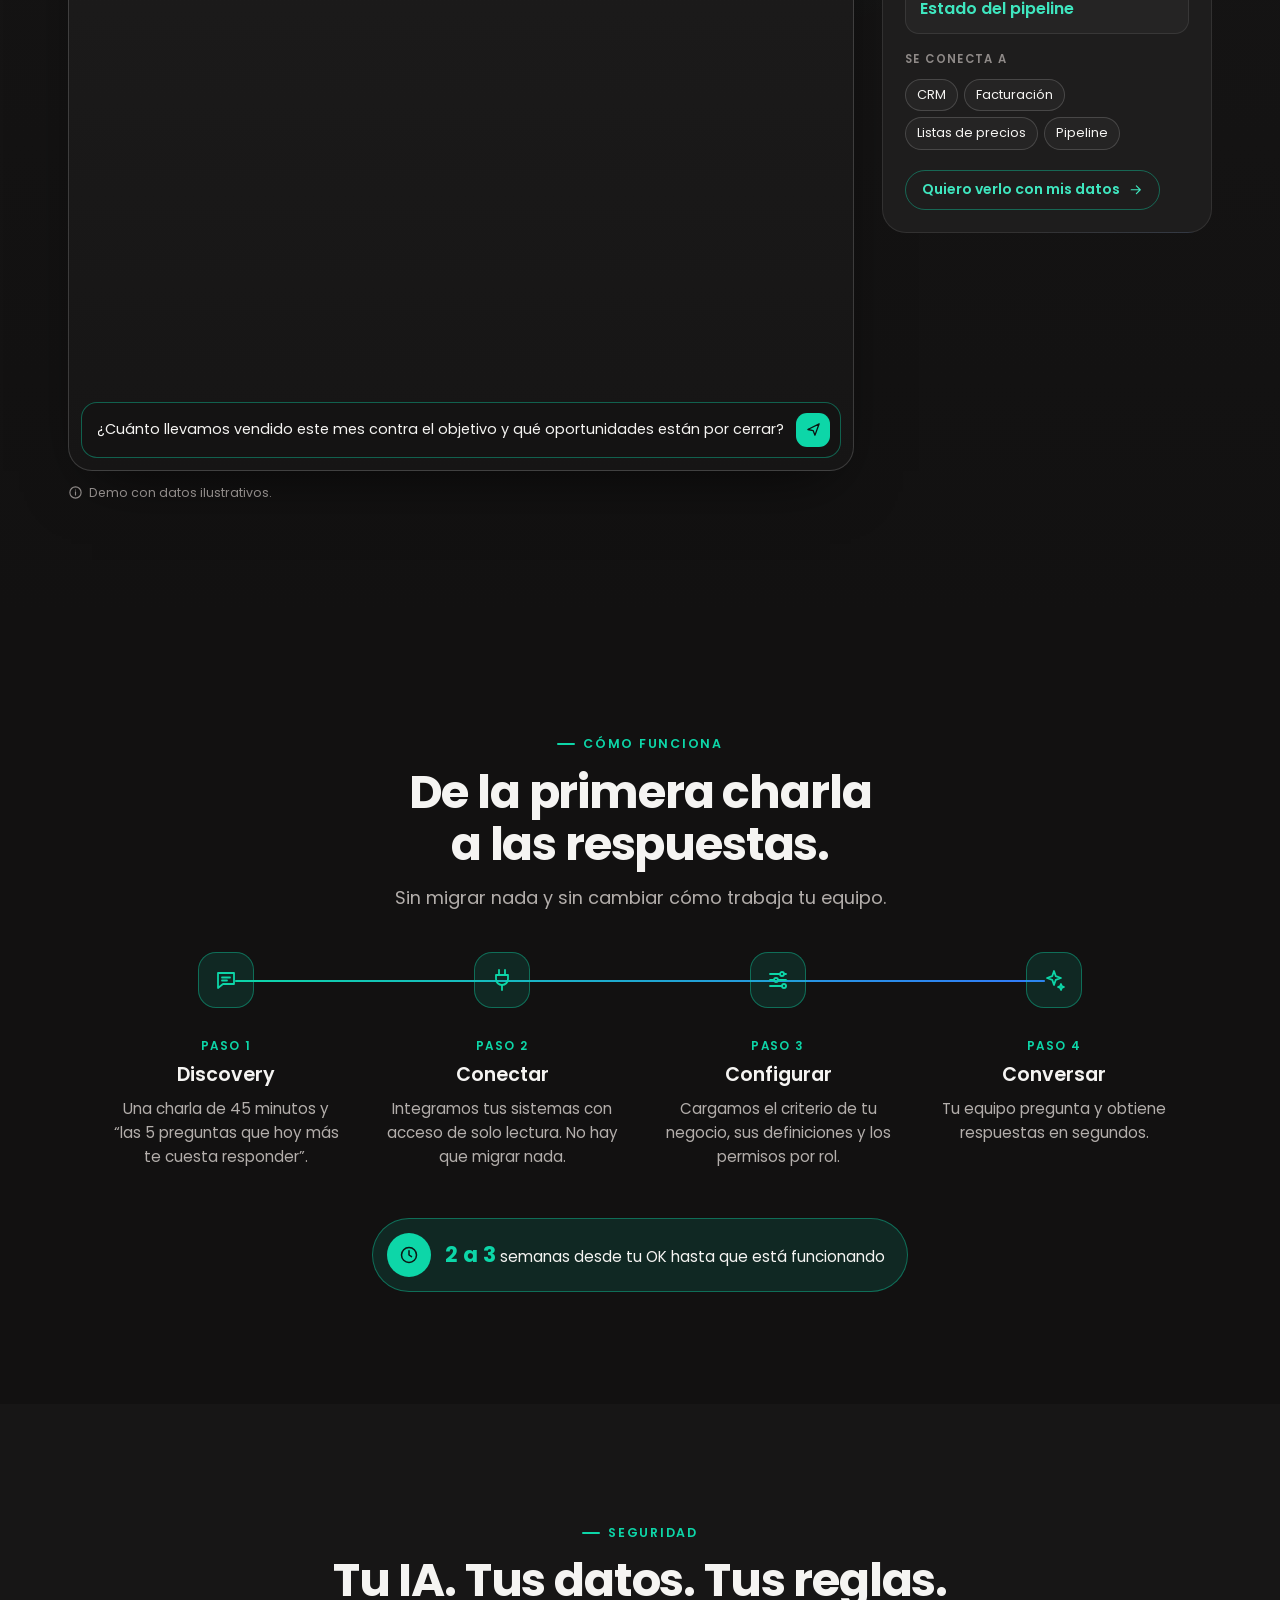
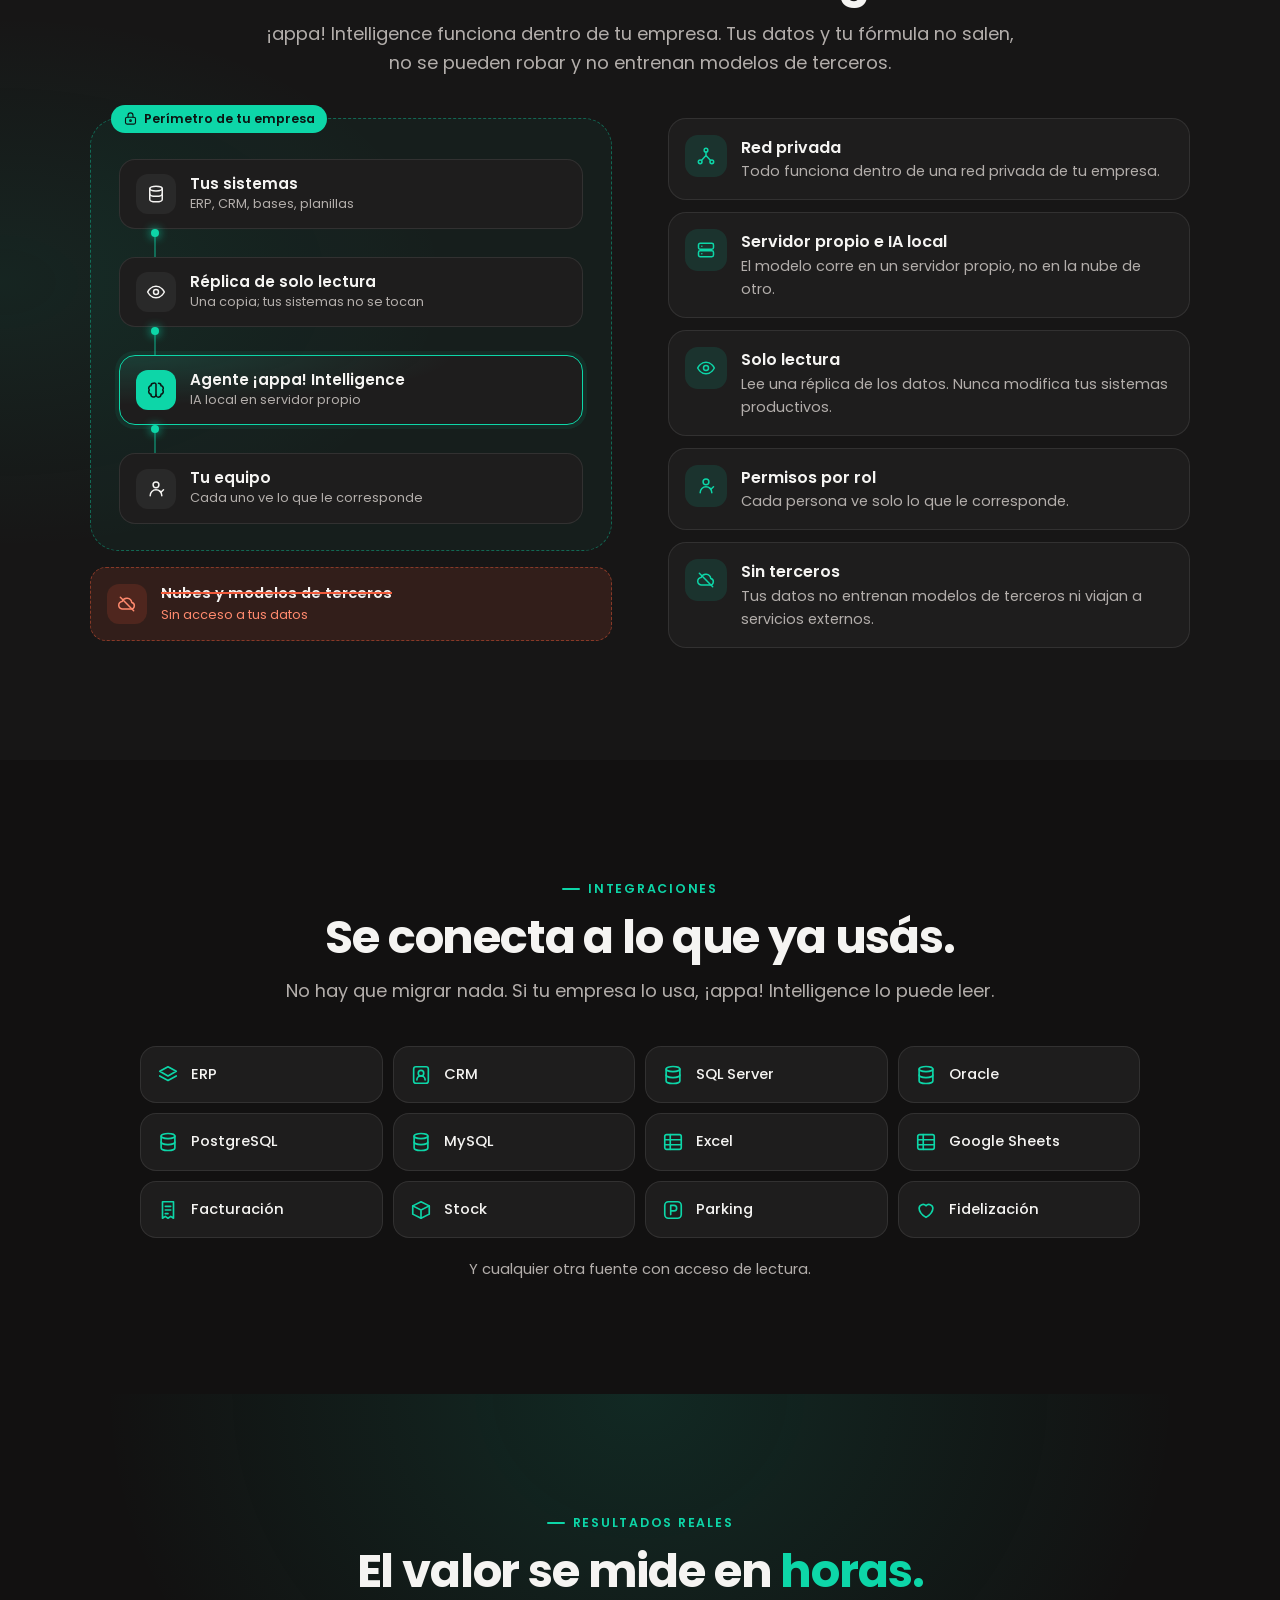
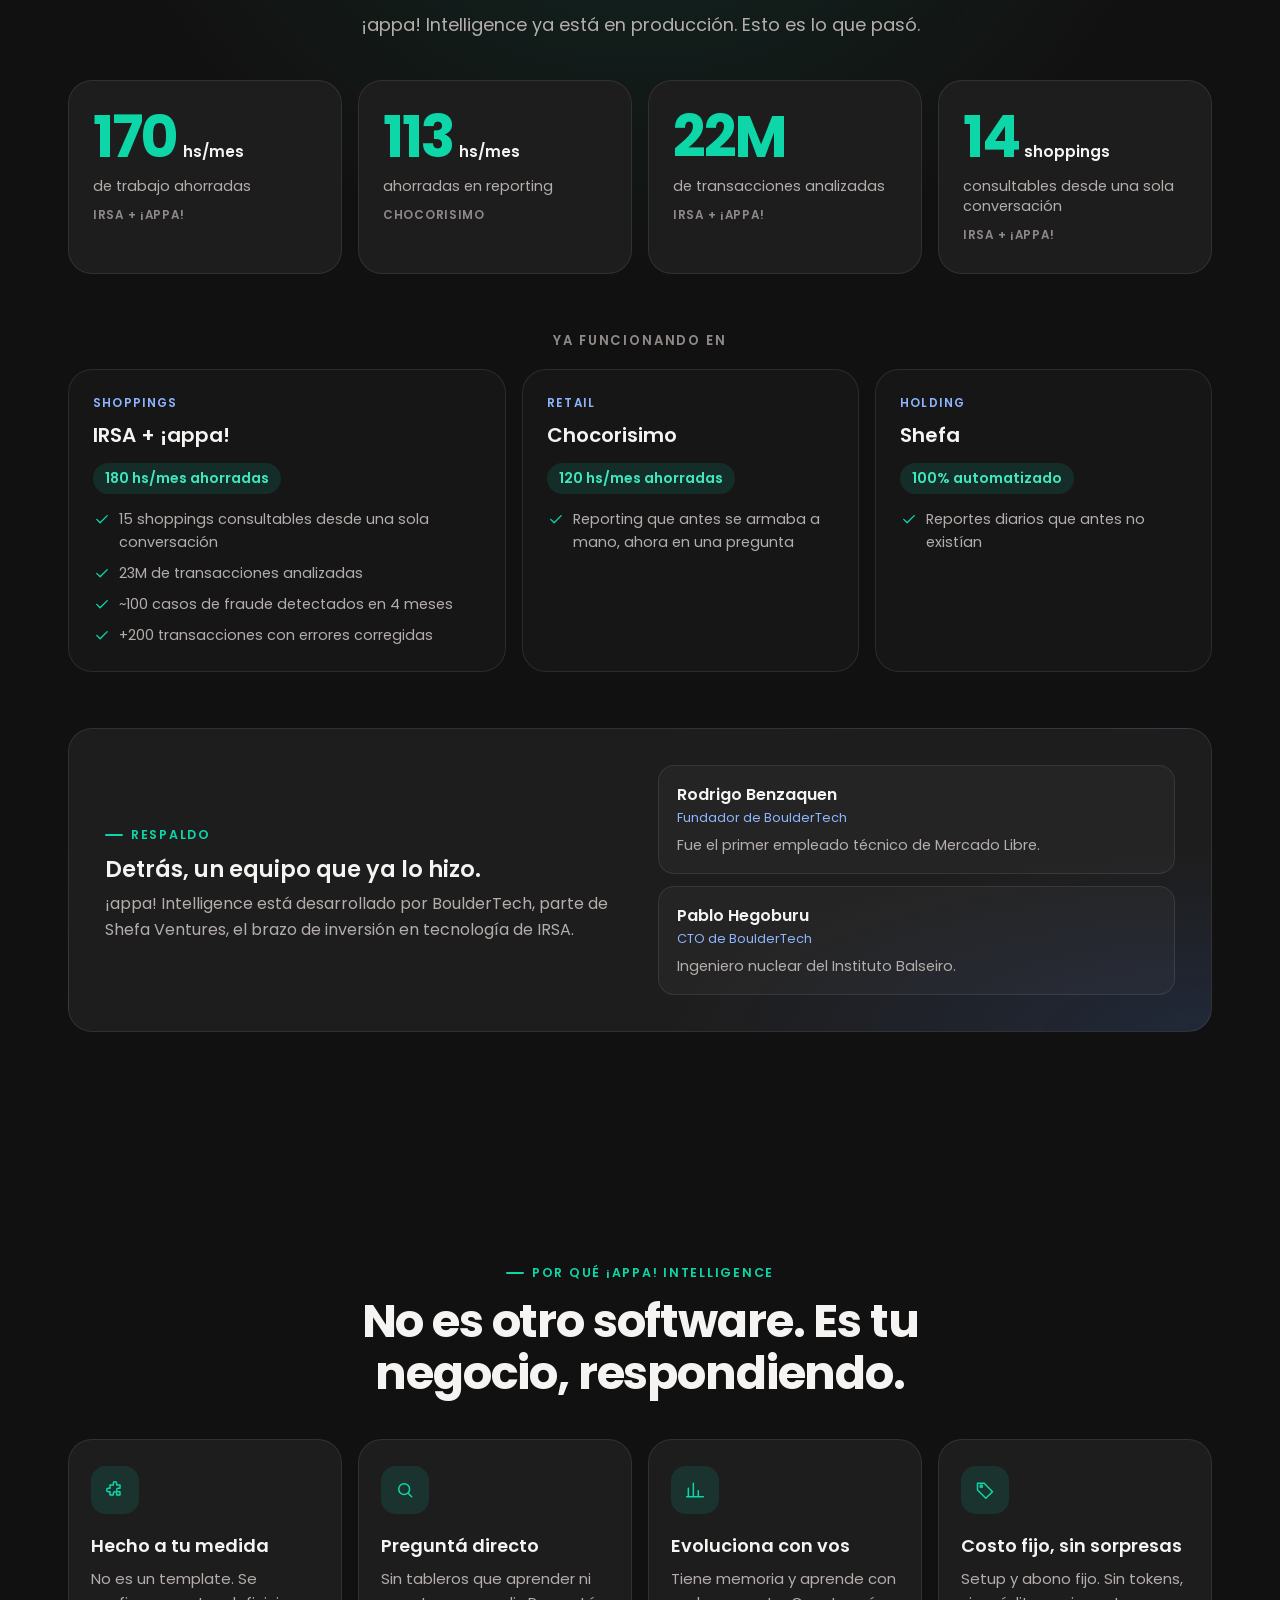
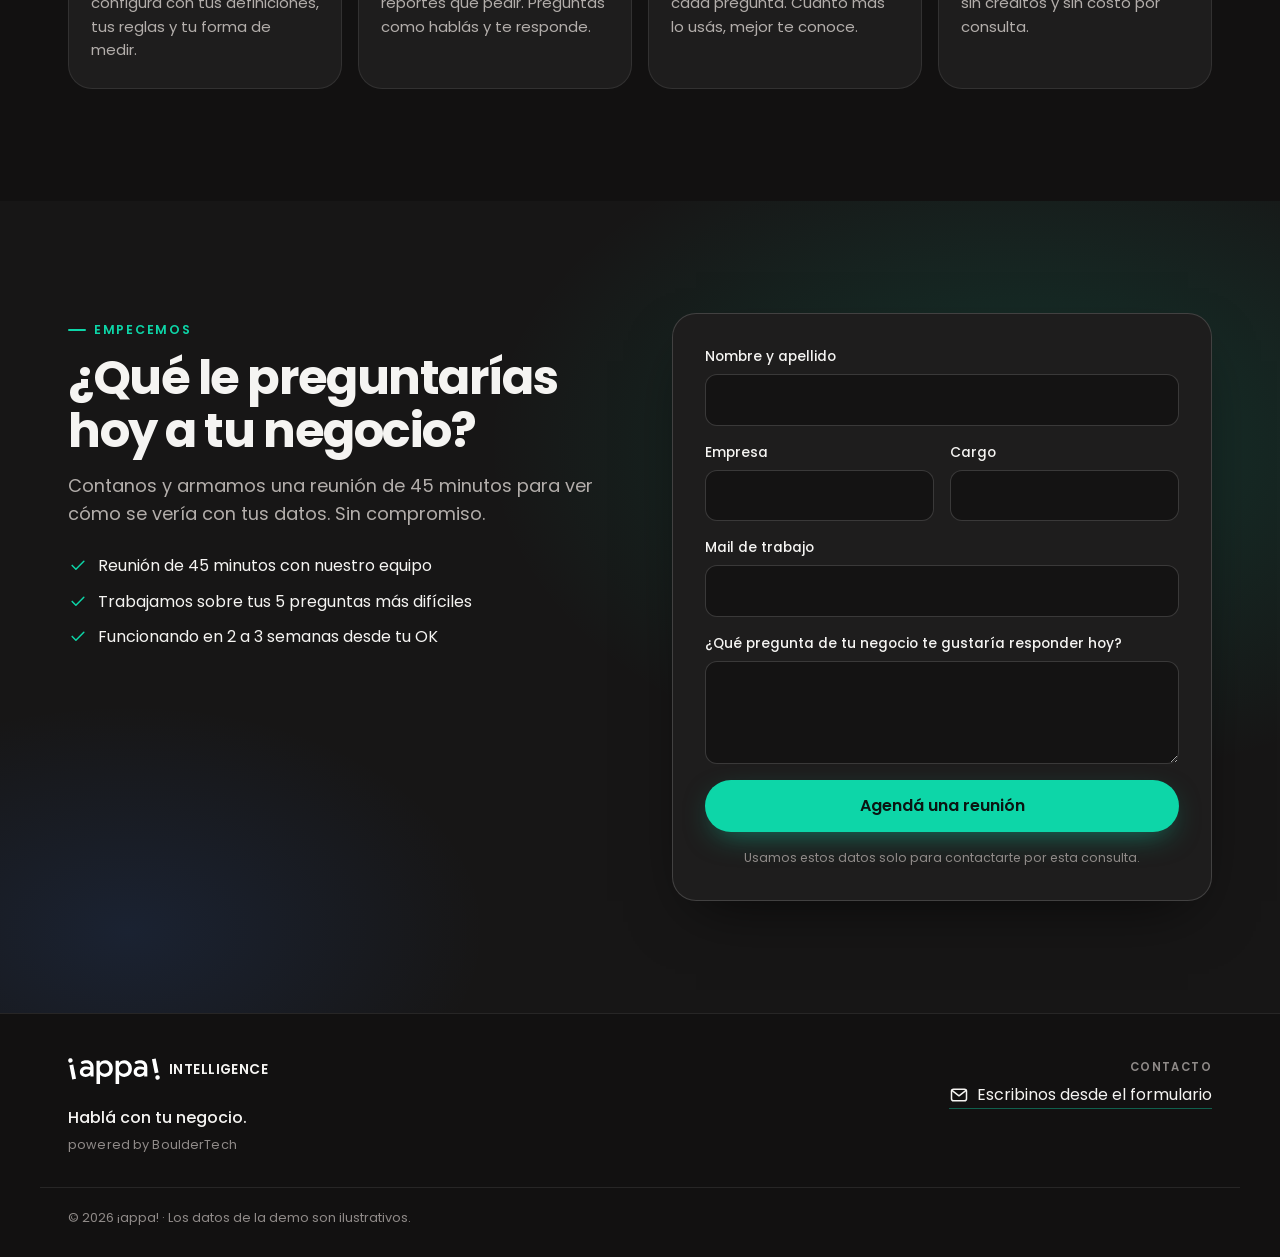
<file: intelligence/index.html>
<!doctype html>
<html lang="es-AR">
<head>
  <meta charset="utf-8">
  <meta name="viewport" content="width=device-width, initial-scale=1">
  <title>¡appa! Intelligence · Hablá con tu negocio</title>
  <meta name="description" content="Un agente de IA privado, conectado a los datos de tu empresa, que responde en segundos. ¡appa! Intelligence, powered by BoulderTech.">
  <meta name="theme-color" content="#121111">
  <!-- Borrar esta línea cuando la web se publique oficialmente -->
  <meta name="robots" content="noindex, nofollow">
  <meta property="og:title" content="¡appa! Intelligence · Hablá con tu negocio">
  <meta property="og:description" content="Un agente de IA privado, conectado a los datos de tu empresa, que responde en segundos.">
  <meta property="og:type" content="website">
  <meta property="og:locale" content="es_AR">
  <link rel="icon" href="assets/favicon.svg" type="image/svg+xml">
  <link rel="preconnect" href="https://fonts.googleapis.com">
  <link rel="preconnect" href="https://fonts.gstatic.com" crossorigin>
  <link href="https://fonts.googleapis.com/css2?family=Poppins:wght@300;400;500;600;700&display=swap" rel="stylesheet">
  <link rel="stylesheet" href="css/styles.css">
</head>
<body>
  <a class="skip-link" href="#main">Saltar al contenido</a>

  <!-- ============ NAVBAR ============ -->
  <header class="nav" data-nav>
    <div class="container nav-inner">
      <a class="brand" href="#top" aria-label="¡appa! Intelligence, ir al inicio">
        <img class="brand-logo" src="assets/logo-appa-white.svg" alt="" width="104" height="30">
        <span class="brand-vertical">Intelligence</span>
      </a>
      <nav class="nav-links" id="nav-menu" aria-label="Principal">
        <ul data-slot="nav"></ul>
        <a class="btn btn-primary btn-sm nav-cta" href="#contacto" data-cta="meeting">Agendá una reunión</a>
      </nav>
      <button class="nav-toggle" type="button" aria-expanded="false" aria-controls="nav-menu" aria-label="Abrir menú" data-nav-toggle></button>
    </div>
  </header>

  <main id="main">
    <!-- ============ 1. HERO ============ -->
    <section class="hero" id="top" aria-labelledby="hero-title">
      <div class="hero-bg" aria-hidden="true"></div>
      <div class="container hero-grid">
        <div class="hero-copy">
          <p class="eyebrow reveal" data-slot="hero.eyebrow"></p>
          <h1 id="hero-title" class="hero-title reveal" data-slot="hero.title"></h1>
          <p class="hero-sub reveal" data-slot="hero.subtitle"></p>
          <p class="hero-kicker reveal" data-slot="hero.kicker"></p>
          <div class="hero-ctas reveal">
            <a class="btn btn-primary btn-lg" href="#contacto" data-cta="meeting" data-slot="hero.ctaPrimary"></a>
            <a class="btn btn-ghost btn-lg" href="#demo" data-slot="hero.ctaSecondary"></a>
          </div>
          <p class="hero-brand reveal">
            <span class="hero-brand-name">¡appa! Intelligence</span>
            <span class="sep" aria-hidden="true">·</span>
            <span class="powered">powered by BoulderTech</span>
          </p>
          <ul class="trust reveal" data-slot="hero.trust"></ul>
        </div>
        <div class="hero-visual reveal">
          <div class="hero-chat" data-hero-chat aria-label="Ejemplo de conversación con ¡appa! Intelligence" role="img"></div>
        </div>
      </div>
    </section>

    <!-- ============ 1b. USÁ IA SIN REGALAR TU FÓRMULA ============ -->
    <section class="section section-privacy" id="privacidad" aria-labelledby="privacy-title">
      <div class="container privacy-grid">
        <div class="privacy-copy reveal">
          <p class="eyebrow" data-slot="privacy.eyebrow"></p>
          <h2 id="privacy-title" data-slot="privacy.title"></h2>
          <p class="section-sub" data-slot="privacy.text"></p>
        </div>
        <div class="privacy-answer reveal">
          <p class="privacy-statement" data-slot="privacy.statement"></p>
          <ul class="privacy-points" data-slot="privacy.points"></ul>
          <a class="btn btn-outline" href="#seguridad" data-slot="privacy.ctaLink"></a>
        </div>
      </div>
    </section>

    <!-- ============ 2. PROBLEMA → SOLUCIÓN ============ -->
    <section class="section" id="problema" aria-labelledby="problem-title">
      <div class="container">
        <header class="section-head reveal">
          <p class="eyebrow" data-slot="problem.eyebrow"></p>
          <h2 id="problem-title" data-slot="problem.title"></h2>
          <p class="section-sub" data-slot="problem.subtitle"></p>
        </header>
        <div class="compare" data-slot="problem.rows"></div>
      </div>
    </section>

    <!-- ============ 3. DEMO POR ÁREA ============ -->
    <section class="section section-demo" id="demo" aria-labelledby="demo-title">
      <div class="demo-glow" aria-hidden="true"></div>
      <div class="container">
        <header class="section-head reveal">
          <p class="eyebrow" data-slot="demo.eyebrow"></p>
          <h2 id="demo-title" data-slot="demo.title"></h2>
          <p class="section-sub" data-slot="demo.subtitle"></p>
        </header>

        <div class="demo" id="demo-app">
          <div class="demo-tabs-wrap">
            <div class="demo-tabs" role="tablist" aria-label="Áreas de la empresa" data-demo-tabs></div>
          </div>

          <div class="demo-panel" id="demo-panel" role="tabpanel" tabindex="-1" data-demo-panel>
            <div class="demo-main">
              <p class="chips-label" id="chips-label">Preguntas sugeridas</p>
              <div class="chips" role="group" aria-labelledby="chips-label" data-demo-chips></div>
              <div class="demo-chat" data-demo-chat></div>
              <p class="demo-disclaimer">
                <svg class="icon" viewBox="0 0 24 24" fill="none" stroke="currentColor" stroke-width="1.8" stroke-linecap="round" aria-hidden="true"><circle cx="12" cy="12" r="9"/><path d="M12 11v5M12 8h.01"/></svg>
                <span data-slot="demo.disclaimer"></span>
              </p>
            </div>
            <aside class="area-card" aria-label="Sobre esta área" data-demo-card></aside>
          </div>
          <p class="sr-only" aria-live="polite" data-demo-announcer></p>
        </div>
      </div>
    </section>

    <!-- ============ 4. CÓMO FUNCIONA ============ -->
    <section class="section" id="como-funciona" aria-labelledby="how-title">
      <div class="container">
        <header class="section-head reveal">
          <p class="eyebrow" data-slot="how.eyebrow"></p>
          <h2 id="how-title" data-slot="how.title"></h2>
          <p class="section-sub" data-slot="how.subtitle"></p>
        </header>
        <div class="timeline" data-timeline>
          <div class="timeline-track" aria-hidden="true"><span class="timeline-fill"></span></div>
          <ol class="steps" data-slot="how.steps"></ol>
        </div>
        <div class="speed-badge reveal" data-slot="how.badge"></div>
      </div>
    </section>

    <!-- ============ 5. SEGURIDAD ============ -->
    <section class="section section-security" id="seguridad" aria-labelledby="security-title">
      <div class="container">
        <header class="section-head reveal">
          <p class="eyebrow" data-slot="security.eyebrow"></p>
          <h2 id="security-title" data-slot="security.title"></h2>
          <p class="section-sub" data-slot="security.subtitle"></p>
        </header>
        <div class="security-grid">
          <figure class="perimeter reveal" data-slot="security.diagram"></figure>
          <ul class="security-points" data-slot="security.points"></ul>
        </div>
      </div>
    </section>

    <!-- ============ 6. INTEGRACIONES ============ -->
    <section class="section" id="integraciones" aria-labelledby="int-title">
      <div class="container">
        <header class="section-head reveal">
          <p class="eyebrow" data-slot="integrations.eyebrow"></p>
          <h2 id="int-title" data-slot="integrations.title"></h2>
          <p class="section-sub" data-slot="integrations.subtitle"></p>
        </header>
        <ul class="integrations" data-slot="integrations.items"></ul>
        <p class="integrations-more reveal" data-slot="integrations.more"></p>
      </div>
    </section>

    <!-- ============ 7. RESULTADOS ============ -->
    <section class="section section-results" id="resultados" aria-labelledby="results-title">
      <div class="container">
        <header class="section-head reveal">
          <p class="eyebrow" data-slot="results.eyebrow"></p>
          <h2 id="results-title" data-slot="results.title"></h2>
          <p class="section-sub" data-slot="results.subtitle"></p>
        </header>
        <ul class="counters" data-slot="metrics.counters"></ul>
        <h3 class="cases-title reveal" data-slot="results.casesTitle"></h3>
        <ul class="cases" data-slot="metrics.cases"></ul>

        <div class="backing reveal" data-slot="backing"></div>

        <!-- Testimonios: se muestran solo si data/testimonials.js tiene alguno aprobado -->
        <div class="testimonials" data-slot="testimonials" hidden></div>
      </div>
    </section>

    <!-- ============ 8. POR QUÉ ============ -->
    <section class="section" id="por-que" aria-labelledby="why-title">
      <div class="container">
        <header class="section-head reveal">
          <p class="eyebrow" data-slot="why.eyebrow"></p>
          <h2 id="why-title" data-slot="why.title"></h2>
        </header>
        <ul class="why" data-slot="why.items"></ul>
      </div>
    </section>

    <!-- ============ 9. CTA + FORMULARIO ============ -->
    <section class="section section-cta" id="contacto" aria-labelledby="cta-title">
      <div class="container cta-grid">
        <div class="cta-copy reveal">
          <p class="eyebrow" data-slot="cta.eyebrow"></p>
          <h2 id="cta-title" data-slot="cta.title"></h2>
          <p class="section-sub" data-slot="cta.subtitle"></p>
          <ul class="cta-bullets" data-slot="cta.bullets"></ul>
          <a class="btn btn-ghost" href="#" target="_blank" rel="noopener" data-calendar-link hidden></a>
        </div>

        <div class="form-card reveal">
          <form class="lead-form" novalidate data-lead-form>
            <div class="field">
              <label for="f-name" data-slot="cta.form.name"></label>
              <input id="f-name" name="name" type="text" autocomplete="name" required>
              <p class="field-error" id="f-name-err"></p>
            </div>
            <div class="field-row">
              <div class="field">
                <label for="f-company" data-slot="cta.form.company"></label>
                <input id="f-company" name="company" type="text" autocomplete="organization" required>
                <p class="field-error" id="f-company-err"></p>
              </div>
              <div class="field">
                <label for="f-role" data-slot="cta.form.role"></label>
                <input id="f-role" name="role" type="text" autocomplete="organization-title" required>
                <p class="field-error" id="f-role-err"></p>
              </div>
            </div>
            <div class="field">
              <label for="f-email" data-slot="cta.form.email"></label>
              <input id="f-email" name="email" type="email" autocomplete="email" inputmode="email" required>
              <p class="field-error" id="f-email-err"></p>
            </div>
            <div class="field">
              <label for="f-question" data-slot="cta.form.question"></label>
              <textarea id="f-question" name="question" rows="3"></textarea>
            </div>
            <button class="btn btn-primary btn-lg btn-block" type="submit" data-slot="cta.form.submit"></button>
            <p class="form-privacy" data-slot="cta.form.privacy"></p>
          </form>
          <div class="form-success" data-form-success hidden tabindex="-1">
            <span class="success-icon" aria-hidden="true"></span>
            <h3 data-slot="cta.form.successTitle"></h3>
            <p data-success-text></p>
          </div>
        </div>
      </div>
    </section>
  </main>

  <!-- ============ 10. FOOTER ============ -->
  <footer class="footer">
    <div class="container footer-inner">
      <div class="footer-brand">
        <a class="brand" href="#top" aria-label="¡appa! Intelligence, volver arriba">
          <img class="brand-logo" src="assets/logo-appa-white.svg" alt="" width="104" height="30">
          <span class="brand-vertical">Intelligence</span>
        </a>
        <p class="footer-tagline" data-slot="footer.tagline"></p>
        <p class="powered" data-slot="footer.poweredBy"></p>
      </div>
      <div class="footer-contact">
        <p class="mini-label" data-slot="footer.contactLabel"></p>
        <p data-footer-contact></p>
      </div>
    </div>
    <div class="container footer-bottom">
      <p>© <span data-year></span> ¡appa! · <span data-slot="footer.legal"></span></p>
    </div>
  </footer>

  <noscript>
    <p class="noscript">Para ver esta página necesitás activar JavaScript.</p>
  </noscript>

  <!-- Contenido editable -->
  <script src="data/config.js"></script>
  <script src="data/content.js"></script>
  <script src="data/demos.js"></script>
  <script src="data/metrics.js"></script>
  <script src="data/testimonials.js"></script>
  <!-- Código -->
  <script src="js/icons.js"></script>
  <script src="js/demo.js"></script>
  <script src="js/main.js"></script>
</body>
</html>
</file>
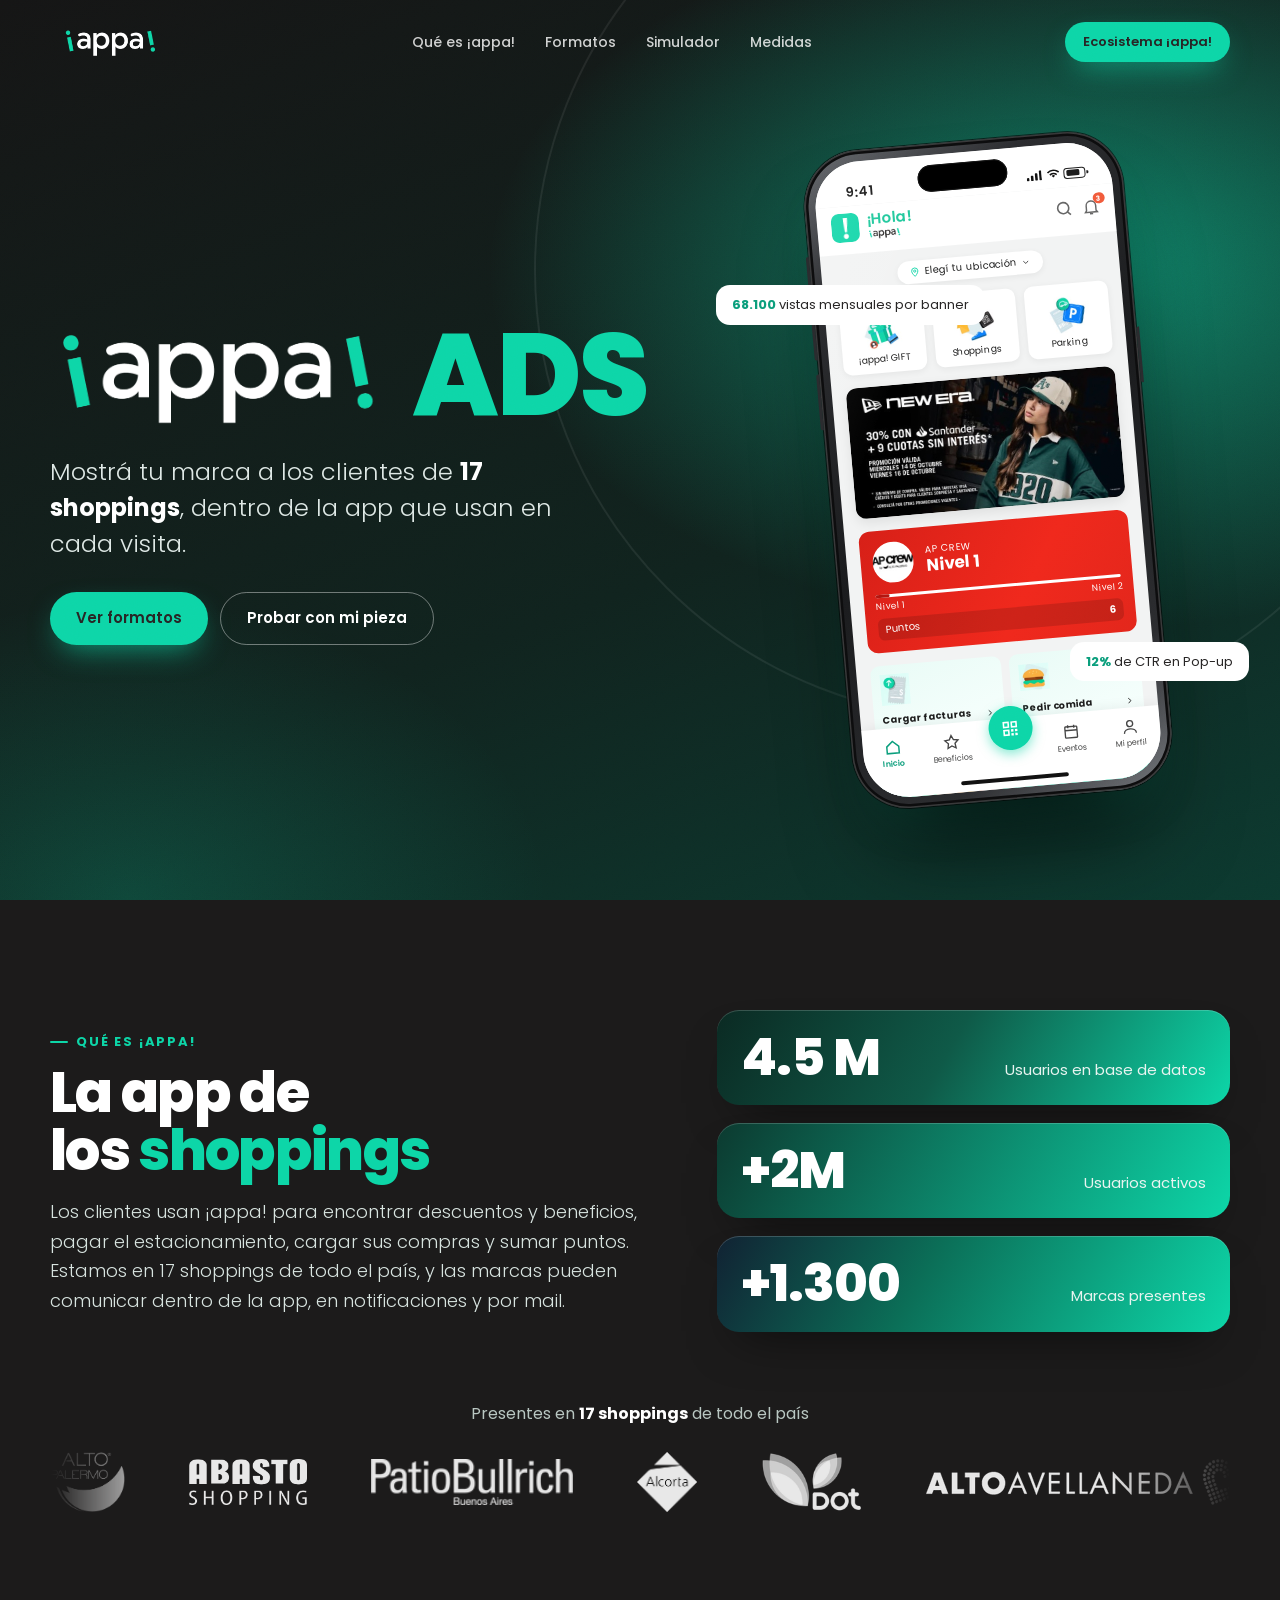
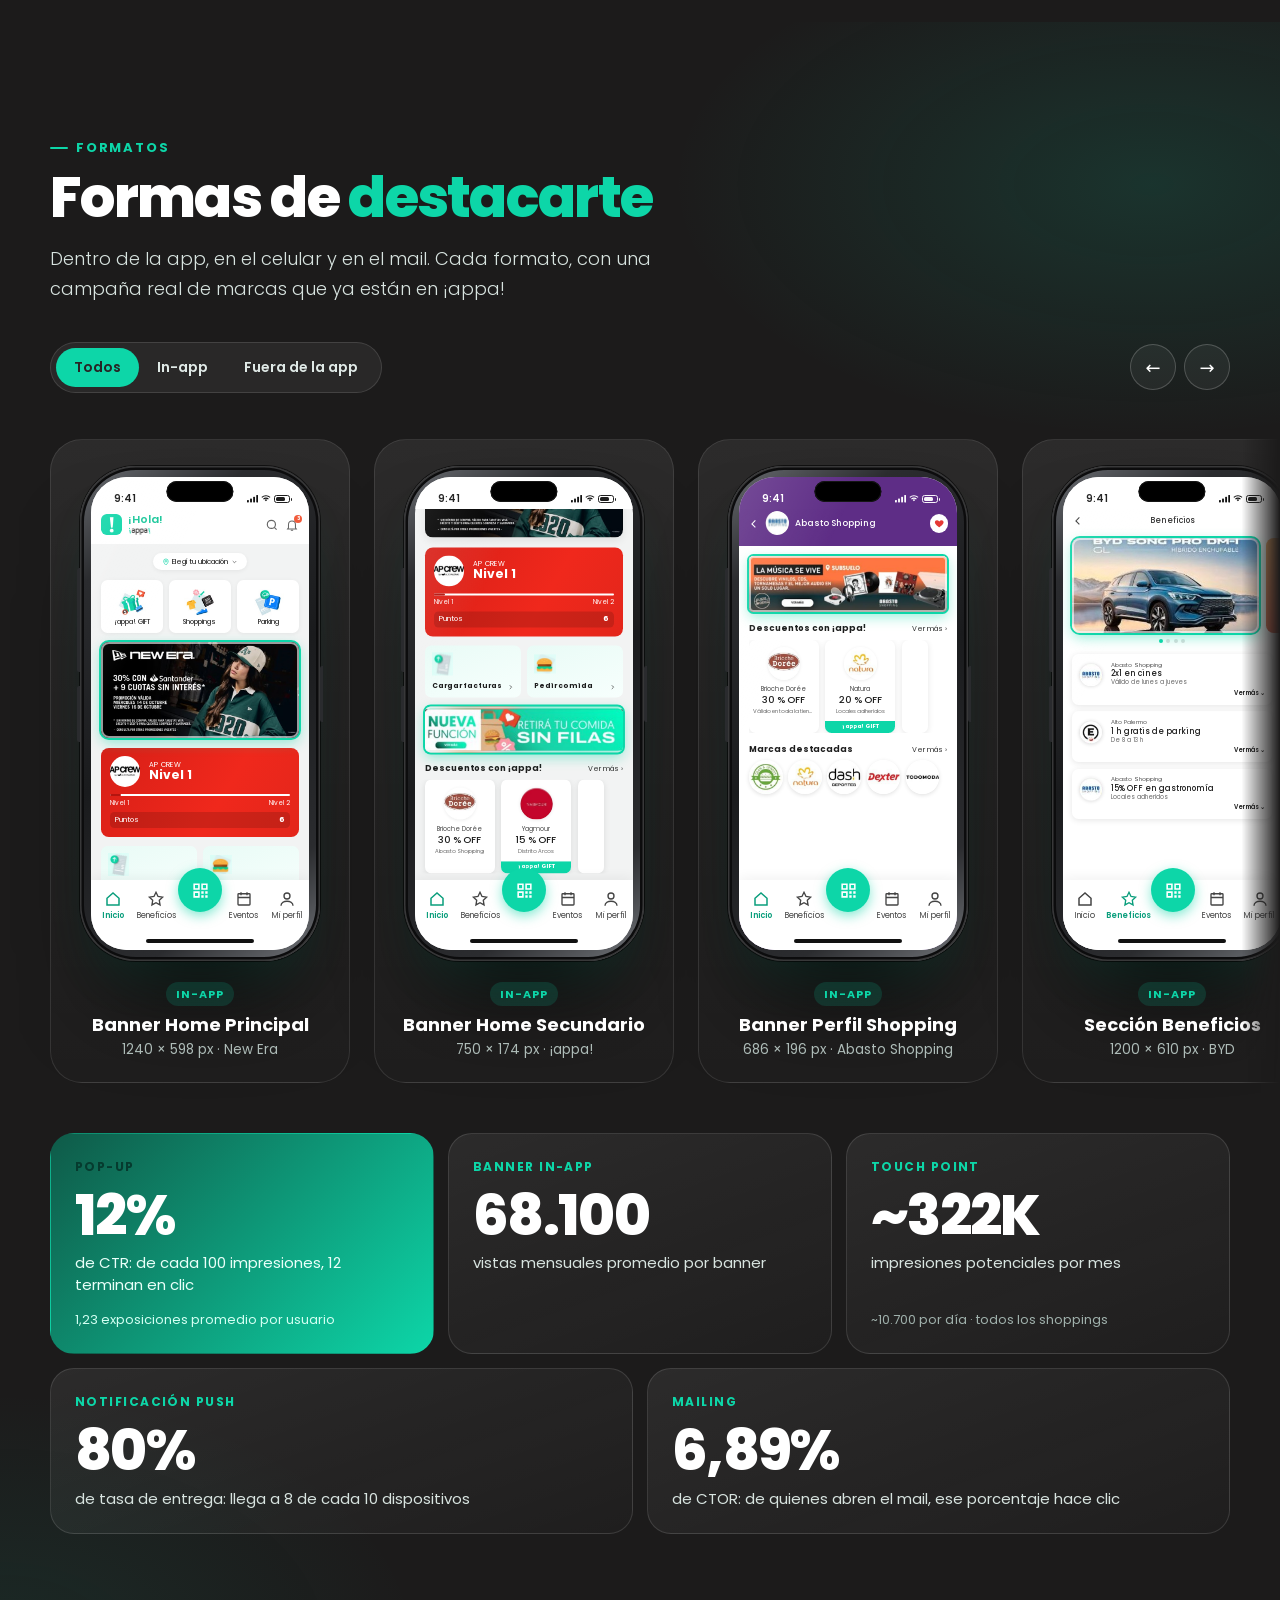
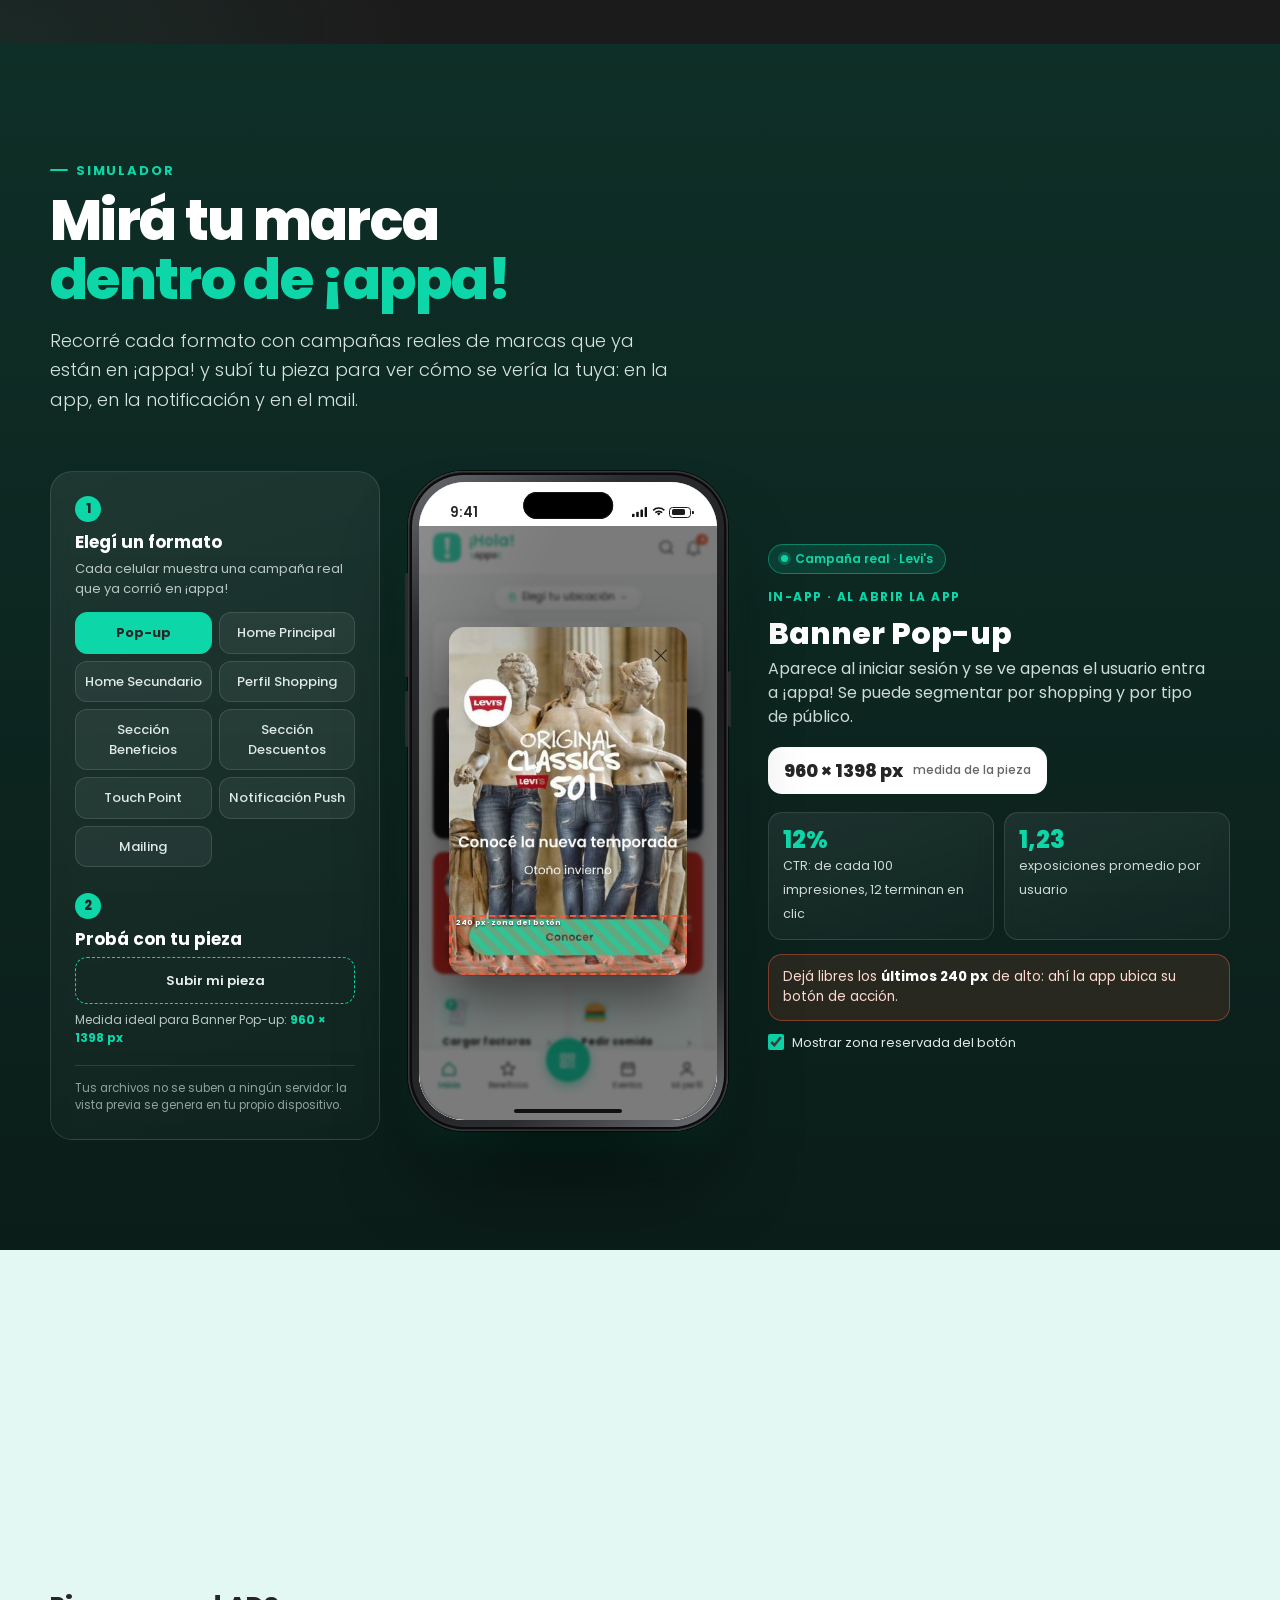
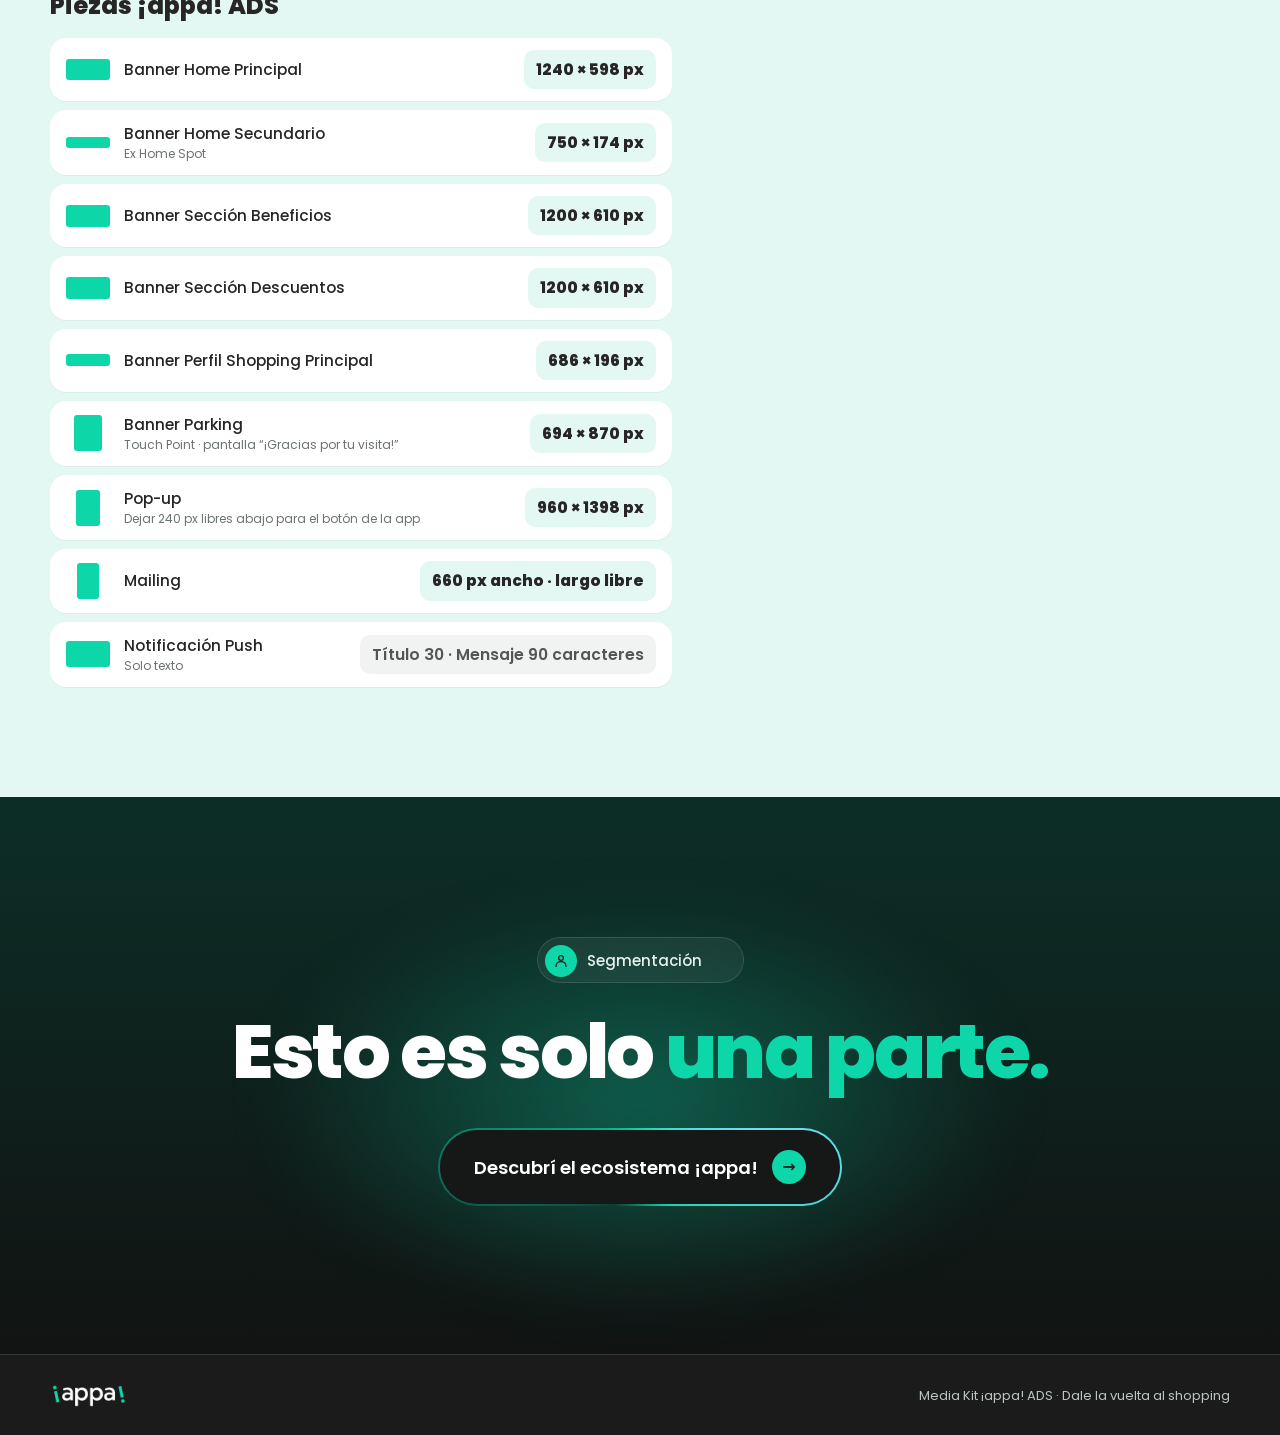
<file: resumen/index.html>
<!doctype html>
<html lang="es">
<head>
<base href="../">
<meta charset="utf-8">
<meta http-equiv="Cache-Control" content="no-cache">
<meta name="viewport" content="width=device-width, initial-scale=1">
<title>¡appa! ADS · Resumen</title>
<meta name="description" content="Resumen del Media Kit ¡appa! ADS: qué es ¡appa!, formatos, simulador y medidas de piezas.">
<meta property="og:title" content="¡appa! ADS · Resumen">
<meta property="og:description" content="Formatos, simulador y medidas para que tu marca se destaque en ¡appa!">
<meta property="og:type" content="website">
<meta property="og:url" content="https://appa-mediakit.github.io/resumen/">
<meta property="og:image" content="https://appa-mediakit.github.io/assets/img/og-image.jpg">
<meta name="twitter:card" content="summary_large_image">
<meta name="theme-color" content="#0DD6A8">
<link rel="icon" href="assets/img/favicon.png">
<link rel="preconnect" href="https://fonts.googleapis.com">
<link rel="preconnect" href="https://fonts.gstatic.com" crossorigin>
<link href="https://fonts.googleapis.com/css2?family=Poppins:wght@300;400;500;600;700;800;900&display=swap" rel="stylesheet">
<link rel="stylesheet" href="styles.css?v=202610201445">
</head>
<body class="short">

<header class="nav" id="nav">
  <div class="wrap nav-in">
    <a href="resumen/#inicio" class="nav-logo" aria-label="¡appa! inicio"><img src="assets/img/logo-appa-white.png" alt="¡appa!"></a>
    <nav class="nav-links" aria-label="Secciones">
      <a href="resumen/#que-es">Qué es ¡appa!</a>
      <a href="resumen/#formatos">Formatos</a>
      <a href="resumen/#simulador">Simulador</a>
      <a href="resumen/#medidas">Medidas</a>
    </nav>
    <a href="./#ecosistema" class="btn btn-green btn-sm">Ecosistema ¡appa!</a>
  </div>
</header>

<!-- HERO -->
<section class="hero hero-short" id="inicio">
  <div class="hero-bg" aria-hidden="true"></div>
  <div class="wrap hero-in">
    <div class="hero-copy">
      <h1><img class="hero-logo" src="assets/img/logo-appa-white.png" alt="¡appa!"> <span>ADS</span></h1>
      <p class="hero-lead">Mostrá tu marca a los clientes de <strong>17 shoppings</strong>, dentro de la app que usan en cada visita.</p>
      <div class="hero-ctas">
        <a href="resumen/#formatos" class="btn btn-green">Ver formatos</a>
        <a href="resumen/#simulador" class="btn btn-ghost">Probar con mi pieza</a>
      </div>
    </div>
    <div class="hero-phone-wrap">
      <div class="phone phone-hero" id="heroPhone"></div>
      <div class="float-chip chip-a"><b>68.100</b> vistas mensuales por banner</div>
      <div class="float-chip chip-b"><b>12%</b> de CTR en Pop-up</div>
    </div>
  </div>
</section>

<!-- QUÉ ES ¡APPA! -->
<section class="sec sec-dark" id="que-es">
  <div class="wrap">
    <div class="que">
      <div class="sec-head">
        <span class="eyebrow">Qué es ¡appa!</span>
        <h2>La app de los <span class="g">shoppings</span></h2>
        <p>Los clientes usan ¡appa! para encontrar descuentos y beneficios, pagar el estacionamiento, cargar sus compras y sumar puntos. Estamos en 17 shoppings de todo el país, y las marcas pueden comunicar dentro de la app, en notificaciones y por mail.</p>
      </div>
      <div class="stats stats-3">
        <div class="stat"><b data-count="4.5" data-dec="1" data-suf=" M">4.5 M</b><span>Usuarios en base de datos</span></div>
        <div class="stat"><b data-count="2" data-pre="+" data-suf="M">+2M</b><span>Usuarios activos</span></div>
        <div class="stat"><b data-count="1300" data-pre="+" data-sep="1">+1.300</b><span>Marcas presentes</span></div>
      </div>
    </div>
    <div class="malls">
      <p class="malls-t">Presentes en <b>17 shoppings</b> de todo el país</p>
      <div class="marquee" aria-label="Shoppings"><div class="marquee-track" id="mallTrack"></div></div>
    </div>
  </div>
</section>

<!-- FORMATOS / CASOS REALES -->
<section class="sec sec-dark" id="formatos">
  <div class="wrap">
    <div class="sec-head">
      <span class="eyebrow">Formatos</span>
      <h2>Formas de <span class="g">destacarte</span></h2>
      <p>Dentro de la app, en el celular y en el mail. Cada formato, con una campaña real de marcas que ya están en ¡appa!</p>
    </div>
    <div class="show-bar">
      <div class="show-filter" role="tablist" id="showFilter">
        <button data-g="all" aria-selected="true">Todos</button><button data-g="in" aria-selected="false">In-app</button><button data-g="out" aria-selected="false">Fuera de la app</button>
      </div>
      <div class="show-nav"><button id="showPrev" aria-label="Anterior">←</button><button id="showNext" aria-label="Siguiente">→</button></div>
    </div>
  </div>
  <div class="show-rail" id="showRail"></div>
  <div class="wrap">
    <div class="mx">
      <div class="mx-card mx-hl"><span class="mx-k">Pop-up</span><b>12%</b><p>de CTR: de cada 100 impresiones, 12 terminan en clic</p><small>1,23 exposiciones promedio por usuario</small></div>
      <div class="mx-card"><span class="mx-k">Banner in-app</span><b>68.100</b><p>vistas mensuales promedio por banner</p></div>
      <div class="mx-card"><span class="mx-k">Touch Point</span><b>~322K</b><p>impresiones potenciales por mes</p><small>~10.700 por día · todos los shoppings</small></div>
      <div class="mx-card"><span class="mx-k">Notificación push</span><b>80%</b><p>de tasa de entrega: llega a 8 de cada 10 dispositivos</p></div>
      <div class="mx-card"><span class="mx-k">Mailing</span><b>6,89%</b><p>de CTOR: de quienes abren el mail, ese porcentaje hace clic</p></div>
    </div>
  </div>
</section>

<!-- SIMULADOR -->
<section class="sec sec-sim" id="simulador">
  <div class="wrap">
    <div class="sec-head">
      <span class="eyebrow">Simulador</span>
      <h2>Mirá tu marca <span class="g">dentro de ¡appa!</span></h2>
      <p>Recorré cada formato con campañas reales de marcas que ya están en ¡appa! y subí tu pieza para ver cómo se vería la tuya: en la app, en la notificación y en el mail.</p>
    </div>

    <div class="sim">
      <aside class="sim-panel">
        <span class="step">1</span>
        <h4 class="panel-t">Elegí un formato</h4>
        <p class="panel-p">Cada celular muestra una campaña real que ya corrió en ¡appa!</p>
        <div class="fmt-tabs fmt-tabs-v" role="tablist" id="fmtTabs"></div>
        <span class="step">2</span>
        <h4 class="panel-t" id="step2T">Probá con tu pieza</h4>
        <div class="field">
          <label class="upload upload-strong" for="inPiece"><span id="pieceLbl">Subir mi pieza</span><input id="inPiece" type="file" accept="image/*"></label>
          <p class="hint" id="pieceHint">Medida ideal: —</p>
          <button class="link-btn" id="clearPiece" type="button" hidden>Volver al ejemplo real</button>
        </div>
        <div class="field push-field" id="pushField" hidden>
          <label for="pushT">Título <small class="cnt" id="cntT">0/30</small></label>
          <input id="pushT" type="text" maxlength="30" placeholder="¿Te tiro un tip?">
          <label for="pushB">Mensaje <small class="cnt" id="cntB">0/90</small></label>
          <textarea id="pushB" maxlength="90" rows="3" placeholder="Super Miércoles Santander 🥳 Corré a tu shopping y aprovechá hasta 35% de ahorro."></textarea>
          <p class="hint">Hasta <b>30</b> caracteres en el título y <b>90</b> en el mensaje.</p>
          <button class="link-btn" id="clearPush" type="button">Volver al ejemplo real</button>
        </div>
        <p class="privacy">Tus archivos no se suben a ningún servidor: la vista previa se genera en tu propio dispositivo.</p>
      </aside>

      <div class="sim-stage">
        <div class="stage-body">
          <div class="phone phone-sim" id="simPhone"></div>
          <div class="fmt-info" id="fmtInfo"></div>
        </div>
      </div>
    </div>
  </div>
</section>

<!-- MEDIDAS -->
<section class="sec sec-mint" id="medidas">
  <div class="wrap">
    <div class="sec-head sec-head-dark">
      <span class="eyebrow eyebrow-dark">Specs</span>
      <h2>Medidas de piezas</h2>
      <p>Respetá las medidas y tu pieza se verá perfecta. Tocá cualquier medida para copiarla.</p>
    </div>
    <div class="specs">
      <div class="spec-group">
        <h3>Piezas ¡appa! ADS</h3>
        <div class="spec-list" id="specAds"></div>
      </div>
      <div class="spec-group">
        <h3>Redes sociales</h3>
        <div class="spec-list" id="specSocial"></div>
      </div>
    </div>
  </div>
</section>

<!-- CIERRE -->
<section class="end" id="contacto">
  <div class="end-glow" aria-hidden="true"></div>
  <div class="wrap end-in">
    <div class="spin" aria-label="Servicios del ecosistema ¡appa!"><ul id="spinList"><li><i><img src="assets/icons/gift.svg" alt=""></i>¡appa! GIFT</li><li><i><img src="assets/icons/doc.svg" alt=""></i>Encuestas</li><li><i><img src="assets/icons/user.svg" alt=""></i>Segmentación</li><li><i><img src="assets/icons/tag.svg" alt=""></i>Recompra</li><li><i><img src="assets/icons/ticket.svg" alt=""></i>Eventos</li><li><i><img src="assets/icons/car.svg" alt=""></i>Parking</li><li><i><img src="assets/icons/bell.svg" alt=""></i>Sorteos</li><li><i><img src="assets/icons/thumb.svg" alt=""></i>¡appa! Corporate</li></ul></div>
    <h2>Esto es solo <span class="g">una parte.</span></h2>
    <a href="./#ecosistema" class="btn-glow"><span>Descubrí el ecosistema ¡appa!</span><b>→</b></a>
  </div>
</section>

<script>
(() => {
  const ul = document.getElementById('spinList'); if (!ul) return;
  const n = ul.children.length; ul.appendChild(ul.children[0].cloneNode(true));
  let i = 0;
  setInterval(() => {
    i++; ul.style.transition = 'transform .6s cubic-bezier(.7,0,.2,1)'; ul.style.transform = `translateY(${-i * 100 / (n + 1)}%)`;
    if (i === n) setTimeout(() => { ul.style.transition = 'none'; ul.style.transform = 'translateY(0)'; i = 0; }, 650);
  }, 1900);
})();
</script>

<footer class="foot">
  <div class="wrap foot-in">
    <img src="assets/img/logo-appa-white.png" alt="¡appa!">
    <span>Media Kit ¡appa! ADS · Dale la vuelta al shopping</span>
  </div>
</footer>

<div class="toast" id="toast" role="status" aria-live="polite"></div>
<script src="app.js?v=202610201445"></script>
</body>
</html>
</file>
<file: styles.css>
/* ¡appa! Media Kit — paleta y tipografía según Manual de marca 2024 */
:root{
  --green:#0DD6A8;
  --green-2:#05E3B0;
  --green-d:#0A9E7C;
  --deep:#0C3A30;
  --ink:#272525;
  --black:#1C1B1B;
  --white:#FFFFFF;
  --mint:#E3F8F2;
  --gift:#F15B3B;
  --club:#327AFA;
  --muted:#B9C7C2;
  --line:rgba(255,255,255,.12);
  --grad:linear-gradient(120deg,#0b2a23 0%,#0f5a48 45%,#0DD6A8 100%);
  --radius:22px;
  --shadow:0 30px 60px -20px rgba(0,0,0,.45);
}
*{box-sizing:border-box;margin:0;padding:0}
html{scroll-behavior:smooth;scroll-padding-top:72px}
body{font-family:Poppins,system-ui,sans-serif;background:var(--black);color:var(--white);line-height:1.5;-webkit-font-smoothing:antialiased;overflow-x:hidden}
img{max-width:100%;display:block}
a{color:inherit;text-decoration:none}
button,input{font:inherit}
.wrap{width:min(1180px,100% - 32px);margin-inline:auto}
.g{color:var(--green)}
.light{font-weight:300}
b,strong{font-weight:700}

/* botones */
.btn{display:inline-flex;align-items:center;justify-content:center;gap:8px;padding:14px 26px;border-radius:999px;font-weight:600;font-size:15px;transition:transform .2s,box-shadow .2s,background .2s;white-space:nowrap;cursor:pointer;border:0}
.btn:hover{transform:translateY(-2px)}
.btn-green{background:var(--green);color:var(--ink);box-shadow:0 10px 30px -10px rgba(13,214,168,.7)}
.btn-ghost{border:1.5px solid rgba(255,255,255,.4);color:#fff}
.btn-ghost:hover{border-color:#fff}
.btn-sm{padding:10px 18px;font-size:13px}
.pill{display:inline-block;padding:7px 16px;border-radius:999px;font-size:13px;font-weight:600;letter-spacing:.02em}
.pill-green{background:rgba(13,214,168,.15);color:var(--green);border:1px solid rgba(13,214,168,.4)}

/* nav */
.nav{position:fixed;inset:0 0 auto 0;z-index:50;transition:background .3s,backdrop-filter .3s}
.nav.scrolled{background:rgba(20,22,21,.82);backdrop-filter:blur(14px);border-bottom:1px solid var(--line)}
.nav-in{display:flex;align-items:center;justify-content:space-between;height:68px;gap:20px}
.nav-logo img{height:30px;width:auto}
.nav-links{display:flex;gap:26px;font-size:14px;font-weight:500}
.nav-links a{opacity:.8;transition:opacity .2s}
.nav-links a:hover{opacity:1;color:var(--green)}

/* hero */
.hero{position:relative;min-height:100vh;display:flex;align-items:center;padding:110px 0 70px;overflow:hidden}
.hero-bg{position:absolute;inset:0;background:radial-gradient(1000px 600px at 85% 30%,rgba(13,214,168,.55),transparent 60%),radial-gradient(700px 500px at 10% 100%,rgba(13,214,168,.18),transparent 60%),linear-gradient(160deg,#151515 0%,#10231e 60%,#0c3a30 100%)}
.hero-bg::after{content:"";position:absolute;right:-12%;top:-20%;width:70vw;height:70vw;border-radius:50%;border:2px solid rgba(255,255,255,.07)}
.hero-in{position:relative;display:grid;grid-template-columns:1.15fr .85fr;gap:40px;align-items:center}
.hero h1{font-size:clamp(42px,6.4vw,84px);line-height:1;font-weight:800;letter-spacing:-.02em;margin:22px 0 22px}
.hero h1 .light{font-size:.56em;letter-spacing:-.01em}
.inline-logo{display:inline-block;height:.72em;width:auto;vertical-align:-.12em}
.hero-lead{font-size:clamp(17px,1.6vw,20px);color:#dfe9e6;max-width:560px;font-weight:300}
.hero-lead b,.hero-lead strong{color:#fff;font-weight:700}
.hero-ctas{display:flex;flex-wrap:wrap;gap:12px;margin-top:30px}
.hero-mini{display:flex;gap:34px;margin-top:44px;padding-top:26px;border-top:1px solid var(--line);flex-wrap:wrap}
.hero-mini b{display:block;font-size:30px;font-weight:800;color:var(--green);line-height:1.1}
.hero-mini span{font-size:13px;color:var(--muted)}
.hero-phone-wrap{position:relative;display:flex;justify-content:center}
.float-chip{position:absolute;background:#fff;color:var(--ink);padding:10px 16px;border-radius:14px;font-size:13px;box-shadow:var(--shadow);animation:float 5s ease-in-out infinite}
.float-chip b{color:var(--green-d)}
.chip-a{left:-6%;top:22%}
.chip-b{right:-4%;bottom:18%;animation-delay:-2.5s}
@keyframes float{50%{transform:translateY(-10px)}}

/* secciones */
.sec{padding:110px 0;position:relative}
.sec-dark{background:var(--black)}
.sec-light{background:#fff;color:var(--ink)}
.sec-mint{background:var(--mint);color:var(--ink)}
.sec-sim{background:linear-gradient(180deg,#0e2f27 0%,#0b1d19 100%)}
.sec-head{max-width:760px;margin-bottom:56px}
.sec-head-c{text-align:center;margin-inline:auto}
.sec-head h2,.sec h2{font-size:clamp(32px,4.4vw,56px);line-height:1.05;font-weight:800;letter-spacing:-.02em;margin:12px 0 16px}
.sec-head p{font-size:18px;color:#cfdcd8;font-weight:300}
.sec-head-dark p,.sec-light p{color:#4a4f4d}
.eyebrow{display:inline-block;font-size:13px;font-weight:700;letter-spacing:.14em;text-transform:uppercase;color:var(--green)}
.eyebrow-dark{color:var(--green-d)}

/* stats */
.stats{display:grid;grid-template-columns:repeat(4,1fr);gap:18px}
.stat{background:var(--grad);border-radius:var(--radius);padding:30px 26px;min-height:170px;display:flex;flex-direction:column;justify-content:flex-end;position:relative;overflow:hidden}
.stat:nth-child(2){background:linear-gradient(120deg,#0c3a30,#0DD6A8)}
.stat:nth-child(3){background:linear-gradient(120deg,#123,#0b6e57 40%,#0DD6A8)}
.stat:nth-child(4){background:#232222;border:1px solid var(--line)}
.stat b{font-size:clamp(38px,4vw,54px);font-weight:800;line-height:1;letter-spacing:-.02em}
.stat span{margin-top:8px;font-size:15px;color:#e8f4f0}
.why{display:grid;grid-template-columns:repeat(3,1fr);gap:18px;margin-top:18px}
.why-card{border:1.5px solid rgba(13,214,168,.5);border-radius:var(--radius);padding:24px 26px}
.why-k{display:inline-flex;align-items:center;gap:10px;font-weight:800;font-size:17px;text-transform:uppercase;letter-spacing:.02em}
.why-k::before{content:"";width:26px;height:26px;border-radius:50%;background:var(--green) url("data:image/svg+xml,%3Csvg xmlns='http://www.w3.org/2000/svg' viewBox='0 0 24 24'%3E%3Cpath d='M6 12.5l4 4 8-9' fill='none' stroke='%23272525' stroke-width='3'/%3E%3C/svg%3E") center/16px no-repeat;flex:none}
.why-card p{margin-top:10px;color:#cfdcd8}
.why-card b{color:var(--green)}
.malls{margin-top:70px}
.malls-t{text-align:center;color:var(--muted);margin-bottom:26px}
.malls-t b{color:#fff}
.marquee{overflow:hidden;mask-image:linear-gradient(90deg,transparent,#000 10%,#000 90%,transparent)}
.marquee-track{display:flex;gap:64px;width:max-content;align-items:center;animation:marq 40s linear infinite}
.marquee-track img{height:46px;width:auto;opacity:.9;object-fit:contain}
.marquee-track img.sq{height:60px}
.marquee:hover .marquee-track{animation-play-state:paused}
@keyframes marq{to{transform:translateX(-50%)}}

/* simulador */
.sim{display:grid;grid-template-columns:330px 1fr;gap:28px;align-items:start}
.sim-panel{background:rgba(255,255,255,.05);border:1px solid var(--line);border-radius:var(--radius);padding:24px;position:sticky;top:90px}
.field{margin-bottom:18px}
.field label{display:block;font-size:13px;font-weight:600;margin-bottom:7px;color:#e6efec}
.field small{font-weight:400;color:var(--muted)}
.field input[type=text]{width:100%;background:#0d1715;border:1px solid rgba(255,255,255,.18);border-radius:12px;padding:12px 14px;color:#fff;outline:none}
.field input[type=text]:focus{border-color:var(--green)}
.color-row{display:flex;align-items:center;gap:10px}
input[type=color]{width:44px;height:44px;border:0;border-radius:12px;background:none;cursor:pointer;padding:0}
input[type=color]::-webkit-color-swatch-wrapper{padding:0}
input[type=color]::-webkit-color-swatch{border:2px solid rgba(255,255,255,.3);border-radius:12px}
.swatches{display:flex;gap:6px;flex-wrap:wrap}
.swatches button{width:24px;height:24px;border-radius:50%;border:2px solid rgba(255,255,255,.25);cursor:pointer}
.upload{display:flex;align-items:center;justify-content:center;gap:8px;border:1.5px dashed rgba(255,255,255,.3);border-radius:12px;padding:13px;font-size:14px;cursor:pointer;transition:border-color .2s,background .2s;text-align:center}
.upload:hover{border-color:var(--green);background:rgba(13,214,168,.08)}
.upload input{display:none}
.upload-strong{border-color:var(--green);color:var(--green);font-weight:600}
.upload.has{border-style:solid;background:rgba(13,214,168,.12);color:#fff}
.hint{font-size:12px;color:var(--muted);margin-top:7px}
.hint b{color:var(--green)}
.link-btn{background:none;border:0;color:var(--gift);font-size:12px;cursor:pointer;margin-top:4px;text-decoration:underline}
.privacy{font-size:11.5px;color:#8fa29c;border-top:1px solid var(--line);padding-top:14px}
.fmt-tabs{display:flex;gap:8px;flex-wrap:wrap;margin-bottom:24px}
.fmt-tabs button{background:rgba(255,255,255,.06);border:1px solid var(--line);color:#dfe9e6;padding:9px 15px;border-radius:999px;font-size:13px;font-weight:500;cursor:pointer;transition:all .2s}
.fmt-tabs button:hover{border-color:var(--green)}
.fmt-tabs button[aria-selected=true]{background:var(--green);color:var(--ink);border-color:var(--green);font-weight:700}
.fmt-tabs .tab-sep{width:100%;height:0}
.stage-body{display:grid;grid-template-columns:auto 1fr;gap:40px;align-items:center}
.fmt-info h3{font-size:30px;font-weight:800;line-height:1.1;margin-bottom:6px}
.fmt-where{display:inline-block;font-size:12px;font-weight:700;letter-spacing:.12em;text-transform:uppercase;color:var(--green);margin-bottom:12px}
.fmt-info p{color:#cfdcd8;margin-bottom:18px}
.fmt-size{display:inline-flex;align-items:center;gap:10px;background:#fff;color:var(--ink);border-radius:14px;padding:10px 16px;font-weight:800;font-size:18px;margin-bottom:18px}
.fmt-size small{font-weight:500;font-size:12px;color:#666}
.fmt-kpis{display:grid;grid-template-columns:repeat(auto-fit,minmax(140px,1fr));gap:10px}
.fmt-kpis div{background:rgba(255,255,255,.06);border:1px solid var(--line);border-radius:14px;padding:14px}
.fmt-kpis b{display:block;font-size:24px;color:var(--green);font-weight:800;line-height:1.1}
.fmt-kpis span{font-size:12.5px;color:#cfdcd8}
.fmt-warn{margin-top:14px;background:rgba(241,91,59,.12);border:1px solid rgba(241,91,59,.45);border-radius:14px;padding:12px 14px;font-size:13.5px;color:#ffd9cf}
.fmt-warn b{color:#fff}
.toggle{display:inline-flex;align-items:center;gap:8px;margin-top:12px;font-size:13px;cursor:pointer;color:#dfe9e6}
.toggle input{accent-color:var(--green);width:16px;height:16px}
.sel{width:100%;background:#0d1715;border:1px solid rgba(255,255,255,.18);border-radius:12px;padding:11px 13px;color:#fff;outline:none}
.push-edit{display:grid;gap:10px;margin-top:6px}
.push-edit input{width:100%;background:#0d1715;border:1px solid rgba(255,255,255,.18);border-radius:12px;padding:11px 13px;color:#fff;outline:none}
.push-edit input:focus{border-color:var(--green)}

/* =============== TELÉFONO (iPhone de alta fidelidad) =============== */
.phone{--pw:320px;width:var(--pw);aspect-ratio:320/660;border-radius:56px;padding:11px;position:relative;flex:none;
  background:linear-gradient(145deg,#6b6e73 0%,#2b2c2f 18%,#1a1b1d 50%,#2b2c2f 82%,#74777c 100%);
  box-shadow:inset 0 0 0 1.5px rgba(255,255,255,.18),inset 0 0 0 4px #0c0c0d,0 0 0 1px rgba(0,0,0,.6),0 60px 90px -30px rgba(0,0,0,.75),0 30px 50px -25px rgba(13,214,168,.25)}
.phone::before{content:"";position:absolute;top:22px;left:50%;transform:translateX(-50%);width:92px;height:27px;background:#000;border-radius:20px;z-index:30;box-shadow:inset 0 0 0 1px #151515}
.phone::after{content:"";position:absolute;left:-3px;top:150px;width:3px;height:56px;border-radius:2px 0 0 2px;background:#2a2b2e;box-shadow:0 70px 0 #2a2b2e,0 -48px 0 0 #2a2b2e,calc(var(--pw) + 3px) 50px 0 #2a2b2e}
.phone-hero{transform:rotate(-5deg)}
.scr{position:relative;width:100%;height:100%;border-radius:46px;overflow:hidden;background:#F2F3F3;color:#1d1d1d;font-family:Poppins,sans-serif;font-size:10px;line-height:1.3;isolation:isolate}
.scr::after{content:"";position:absolute;inset:0;border-radius:inherit;pointer-events:none;z-index:40;background:linear-gradient(115deg,rgba(255,255,255,.14) 0%,rgba(255,255,255,0) 28%)}
.scr-white{background:#fff}
.home-ind{position:absolute;bottom:7px;left:50%;transform:translateX(-50%);width:108px;height:4px;border-radius:4px;background:#111;z-index:35}
.lock .home-ind,.scr .lock~.home-ind{background:#fff}
.sb{position:absolute;top:0;left:0;right:0;z-index:25;display:flex;justify-content:space-between;align-items:center;padding:17px 28px 0 30px;height:46px;font-weight:600;font-size:13px;color:#111}
.sb-light{color:#fff}
.sb-ic{display:flex;gap:5px;align-items:center}
.sb-ic svg{height:10px;width:auto;fill:currentColor}
.batt{width:22px;height:11px;border-radius:3.5px;border:1.4px solid currentColor;padding:1.2px;opacity:.95;position:relative}
.batt::after{content:"";position:absolute;right:-3.5px;top:3px;width:1.6px;height:3.5px;background:currentColor;border-radius:0 1px 1px 0}
.batt i{display:block;height:100%;width:75%;background:currentColor;border-radius:1.5px}

/* captura real + espacio publicitario superpuesto */
.shot{position:absolute;inset:0}
.shot-img{width:100%;height:auto;display:block}
.slot{position:absolute;overflow:hidden;background:#e9e9e9;z-index:2}
.slot>img{width:100%;height:100%;object-fit:cover;display:block}
.slot>img.contain{object-fit:contain;position:relative;z-index:1}
.slot-blur{position:absolute;inset:-14px;background-size:cover;background-position:center;filter:blur(10px) saturate(1.3) brightness(.9)}
.slot-empty{background:transparent}
.cover{position:absolute;left:0;right:0;background:#F2F2F2;z-index:1}
.slot.r0{border-radius:0}.slot.r4{border-radius:4px}.slot.r6{border-radius:6px}.slot.r8{border-radius:8px}.slot.r10{border-radius:10px}.slot.r12{border-radius:12px}
.slot.shadow{box-shadow:0 6px 16px rgba(0,0,0,.18)}
.slot.hl{box-shadow:0 0 0 2.5px var(--green),0 8px 22px rgba(13,214,168,.45)}
.slot.hl::after{content:"";position:absolute;inset:0;border-radius:inherit;box-shadow:inset 0 0 0 2px rgba(255,255,255,.6);animation:pulse 2.2s ease-in-out infinite;pointer-events:none}
@keyframes pulse{50%{box-shadow:inset 0 0 0 2px rgba(255,255,255,0)}}
.mail-slot{background:transparent}
.mail-slot.is-mine{background:#fff}
.mail-slot.is-mine>img{object-fit:cover;object-position:top}

/* pop-up */
.dim{position:absolute;inset:0;background:rgba(15,15,15,.55);backdrop-filter:blur(1.5px);z-index:8;display:grid;place-items:center;animation:fade .4s ease}
@keyframes fade{from{opacity:0}}
.modal{width:80%;position:relative;border-radius:16px;overflow:hidden;box-shadow:0 24px 50px rgba(0,0,0,.45);animation:pop .5s cubic-bezier(.2,.9,.3,1.2)}
@keyframes pop{from{transform:scale(.85);opacity:0}}
.modal .slot{position:relative}
.modal-x{position:absolute;top:9px;right:10px;width:22px;height:22px;border-radius:50%;background:rgba(255,255,255,.9);color:#222;display:grid;place-items:center;font-size:12px;z-index:3;font-weight:600}
.modal-zone{position:absolute;left:0;right:0;bottom:0;height:17.17%;display:grid;place-items:center;z-index:3}
.modal-zone.guide{background:repeating-linear-gradient(45deg,rgba(241,91,59,.38) 0 6px,rgba(241,91,59,.16) 6px 12px);outline:2px dashed var(--gift);outline-offset:-2px}
.modal-zone.guide::before{content:"240 px · zona del botón";position:absolute;top:3px;left:7px;font-size:7.5px;font-weight:700;color:#fff;text-shadow:0 1px 2px rgba(0,0,0,.7)}
.app-btn{background:var(--green);color:#1b1b1b;font-weight:600;font-size:11px;border-radius:99px;padding:8px 0;width:80%;text-align:center;box-shadow:0 4px 10px rgba(0,0,0,.2)}

/* pantallas HTML */
.tabbar{position:absolute;left:0;right:0;bottom:0;height:70px;background:#fff;display:grid;grid-template-columns:repeat(5,1fr);align-items:start;padding-top:10px;box-shadow:0 -2px 12px rgba(0,0,0,.06);z-index:5}
.tabbar span{display:flex;flex-direction:column;align-items:center;gap:3px;font-size:8px;color:#444}
.tabbar span svg{width:18px;height:18px}
.tabbar .on{color:var(--green-d);font-weight:600}
.tabbar .qr{position:relative;top:-22px}
.tabbar .qr i{width:44px;height:44px;border-radius:50%;background:var(--green);display:grid;place-items:center;box-shadow:0 4px 12px rgba(13,214,168,.5)}
.tabbar .qr svg{width:19px;height:19px}
.page-hd{display:flex;align-items:center;gap:10px;padding:54px 16px 4px;font-weight:700;font-size:15px}
.chips{display:flex;gap:6px;padding:8px 14px;overflow:hidden}
.chips span{flex:none;padding:5px 12px;border-radius:99px;background:#E4E6E5;font-size:9px;font-weight:500}
.chips span.on{background:var(--green);color:#fff}
.bn-secc{position:relative;display:block;margin:8px 14px 0;aspect-ratio:1200/610}
.sec-t{display:flex;justify-content:space-between;align-items:center;margin:14px 16px 8px;font-weight:700;font-size:12px}
.sec-t small{font-weight:500;color:#333;font-size:10px}
.grid2{display:grid;grid-template-columns:1fr 1fr;gap:9px;margin:0 14px}
.dcard{background:#fff;border-radius:12px;box-shadow:0 2px 8px rgba(0,0,0,.09);text-align:center;padding-top:10px;overflow:hidden}
.dcard .lg{width:40px;height:40px;border-radius:50%;margin:0 auto 5px;display:grid;place-items:center;font-weight:800;font-size:8px;box-shadow:0 1px 4px rgba(0,0,0,.14)}
.dcard small{display:block;font-size:8.5px;color:#444}
.dcard b{display:block;font-size:12px;margin:2px 0 8px}
.dcard i{display:block;background:var(--green);color:#fff;font-style:normal;font-size:7.5px;font-weight:700;padding:3px 0}

/* touch point parking */
.tp{background:#fff;height:100%;display:flex;flex-direction:column;align-items:center;text-align:center;padding-top:64px}
.bn-tp{position:relative;display:block;width:68%;aspect-ratio:694/870;border-radius:12px;margin-top:16px}
.tp img.pk{height:36px;margin:14px 0 4px}
.tp h5{font-size:13px;font-weight:700}
.tp p{font-size:9px;color:#888;max-width:72%;margin:3px 0 8px}
.tp .time{font-size:11px;font-weight:700;padding:6px 14px;border-radius:99px;box-shadow:0 2px 10px rgba(0,0,0,.12)}
.tp .acept{margin-top:16px;margin-bottom:30px;width:82%;background:var(--green);color:#fff;border-radius:99px;padding:9px 0;font-weight:600;font-size:11px}

/* push */
.lock{height:100%;color:#fff;background:linear-gradient(180deg,rgba(0,0,0,.25),rgba(0,0,0,0) 30%,rgba(0,0,0,.35)),url("assets/shots/wallpaper.jpg") center/cover}
.lock-date{text-align:center;padding-top:62px;font-size:13px;font-weight:500;text-shadow:0 1px 6px rgba(0,0,0,.3)}
.lock-time{text-align:center;font-size:70px;font-weight:600;line-height:1;letter-spacing:-.02em;text-shadow:0 2px 12px rgba(0,0,0,.25)}
.notif{position:absolute;left:10px;right:10px;top:51%;background:rgba(250,250,250,.72);backdrop-filter:blur(18px) saturate(1.6);-webkit-backdrop-filter:blur(18px) saturate(1.6);color:#111;border-radius:18px;padding:11px 12px;display:flex;gap:10px;animation:drop .7s cubic-bezier(.2,.9,.3,1.2);box-shadow:0 8px 24px rgba(0,0,0,.15)}
.notif.second{top:calc(51% + 92px);opacity:.82;transform:scale(.96);animation:none}
.notif img{width:34px;height:34px;border-radius:9px;flex:none}
.notif .nt{flex:1;min-width:0}
.notif .nh{display:flex;justify-content:space-between;font-size:9px;color:#555;margin-bottom:1px}
.notif .nh b{font-size:9px;font-weight:600;color:#333;display:inline}
.notif>.nt>b{display:block;font-size:11px}
.notif p{font-size:10px;line-height:1.3;color:#222;display:-webkit-box;-webkit-line-clamp:3;-webkit-box-orient:vertical;overflow:hidden}
@keyframes drop{from{transform:translateY(-30px);opacity:0}}
.lock-btm{position:absolute;bottom:30px;left:30px;right:30px;display:flex;justify-content:space-between}
.lock-btm i{width:42px;height:42px;border-radius:50%;background:rgba(255,255,255,.2);backdrop-filter:blur(10px);display:grid;place-items:center}
.lock-btm svg{width:18px;height:18px}

/* panel simulador */
.step{display:inline-grid;place-items:center;width:26px;height:26px;border-radius:50%;background:var(--green);color:var(--ink);font-weight:800;font-size:13px;margin-bottom:8px}
.panel-t{font-size:17px;font-weight:700;margin-bottom:4px}
.panel-p{font-size:13px;color:var(--muted);margin-bottom:14px}
.fmt-tabs-v{display:grid;grid-template-columns:1fr 1fr;gap:7px;margin-bottom:26px}
.fmt-tabs-v button{text-align:center;padding:10px 8px;border-radius:12px}
.fmt-comm{display:inline-block;font-size:12.5px;font-weight:600;color:#fff;background:rgba(255,255,255,.08);border:1px solid var(--line);border-radius:10px;padding:6px 12px;margin:2px 0 12px}
.ex-tag{display:inline-flex;align-items:center;gap:7px;background:rgba(13,214,168,.14);border:1px solid rgba(13,214,168,.45);color:var(--green);font-size:12px;font-weight:600;padding:5px 12px;border-radius:99px;margin-bottom:14px}
.ex-tag::before{content:"";width:7px;height:7px;border-radius:50%;background:var(--green);box-shadow:0 0 0 3px rgba(13,214,168,.25)}
.ex-tag.ex-mine{background:var(--green);color:var(--ink)}
.ex-tag.ex-mine::before{background:var(--ink)}
.fmt-info .fmt-where{display:block}
.push-edit label{font-size:13px;font-weight:600}

/* casos reales */
.real{display:grid;grid-template-columns:1.45fr 1fr;gap:20px;align-items:end}
.real-fig{background:#272525;border-radius:var(--radius);padding:24px 18px 16px;border:1px solid var(--line)}
.real-fig figcaption{text-align:center;color:var(--muted);font-size:13px;margin-top:12px}
.kpis{display:grid;grid-template-columns:repeat(5,1fr);gap:14px;margin-top:22px}
.kpi{border-top:3px solid var(--green);padding:18px 4px 0}
.kpi b{font-size:34px;font-weight:800;line-height:1}
.kpi span{display:block;font-size:13.5px;color:#cfdcd8;margin-top:6px}

/* segmentación */
.seg{display:grid;grid-template-columns:1fr 1fr;gap:60px;align-items:center}
.seg-copy>p{font-size:17px;margin-bottom:26px}
.seg-lists{display:grid;grid-template-columns:1fr 1fr;gap:24px}
.seg-lists h4{font-size:15px;margin-bottom:10px}
.ticks{list-style:none;display:grid;gap:8px}
.ticks li{position:relative;padding-left:26px;font-size:15px}
.ticks li::before{content:"";position:absolute;left:0;top:4px;width:16px;height:16px;border-radius:50%;background:var(--green) url("data:image/svg+xml,%3Csvg xmlns='http://www.w3.org/2000/svg' viewBox='0 0 24 24'%3E%3Cpath d='M6 12.5l4 4 8-9' fill='none' stroke='white' stroke-width='3.4'/%3E%3C/svg%3E") center/11px no-repeat}
.ticks-lg li{font-size:17px;padding-left:32px}
.ticks-lg li::before{width:20px;height:20px;background-size:13px;top:4px}
.funnel-card{background:var(--ink);color:#fff;border-radius:28px;padding:34px;box-shadow:var(--shadow)}
.funnel-t{font-weight:600;margin-bottom:22px;color:#fff!important}
.funnel{display:grid;gap:9px}
.fn{position:relative;height:50px;display:flex;align-items:center;justify-content:space-between;padding:0 18px;font-size:14px;z-index:0}
.fn::before{content:"";position:absolute;inset:0 auto 0 0;width:0;background:linear-gradient(90deg,#0f5a48,#0DD6A8);border-radius:12px;z-index:-1;transition:width 1.1s cubic-bezier(.2,.8,.2,1)}
.funnel.in .fn::before{width:var(--w)}
.fn:nth-child(2)::before{transition-delay:.12s}.fn:nth-child(3)::before{transition-delay:.24s}.fn:nth-child(4)::before{transition-delay:.36s}.fn:nth-child(5)::before{transition-delay:.48s}
.fn b{font-size:18px}
.fn-last b{color:var(--green)}
.funnel-n{margin-top:18px;font-size:13px;color:var(--muted)!important}

/* specs */
.specs{display:grid;grid-template-columns:1.2fr 1fr;gap:40px;align-items:start}
.spec-group h3{font-size:24px;font-weight:800;margin-bottom:14px}
.spec-list{display:grid;gap:9px}
.spec{display:grid;grid-template-columns:44px 1fr auto;align-items:center;gap:14px;background:#fff;border-radius:16px;padding:12px 16px;box-shadow:0 1px 0 rgba(0,0,0,.04)}
.spec-shape{width:44px;height:36px;display:grid;place-items:center}
.spec-shape i{display:block;background:var(--green);border-radius:3px;max-width:44px;max-height:36px}
.spec-n{font-size:15.5px;font-weight:500}
.spec-n small{display:block;font-size:12px;color:#6b7370;font-weight:400}
.spec-v{background:var(--mint);border:0;border-radius:10px;padding:8px 12px;font-weight:800;font-size:15.5px;color:var(--ink);cursor:pointer;white-space:nowrap;transition:background .2s}
.spec-v:hover{background:var(--green)}
.spec-v.na{cursor:default;font-weight:600;color:#555;background:#f1f3f2}
.note-pop{margin-top:26px;background:var(--ink);color:#fff;border-radius:20px;padding:22px}
.note-pop b{color:var(--green)}
.note-pop p{font-size:14.5px;color:#d9e3e0;margin:6px 0 16px}
.pop-diagram{width:150px;aspect-ratio:960/1398;border-radius:10px;overflow:hidden;display:grid;grid-template-rows:1fr 17.17%;margin:0 auto;border:2px solid #444}
.pd-art{background:linear-gradient(160deg,#5B2BD9,#2d1570);display:grid;place-content:center;text-align:center;font-weight:700;font-size:13px}
.pd-art small{font-weight:400;font-size:9.5px;opacity:.8}
.pd-safe{background:repeating-linear-gradient(45deg,rgba(241,91,59,.5) 0 6px,rgba(241,91,59,.3) 6px 12px);display:grid;place-items:center;align-content:center;gap:2px;font-size:9px}
.pd-btn{background:var(--green);color:#111;font-weight:700;border-radius:99px;padding:2px 12px;font-size:9px}

/* ecosistema */
.eco{display:grid;grid-template-columns:260px 1fr;gap:50px;align-items:center}
.eco-core{width:240px;aspect-ratio:1;border-radius:50%;background:var(--green);display:grid;place-items:center;box-shadow:0 0 0 18px rgba(13,214,168,.12),0 0 0 36px rgba(13,214,168,.06);margin:auto}
.eco-core span{font-size:150px;font-weight:800;color:#fff;line-height:1;transform:rotate(-8deg) translateY(-6px)}
.eco-grid{display:grid;grid-template-columns:repeat(2,1fr);gap:12px}
.eco-i{display:flex;align-items:center;gap:14px;padding:14px 16px;border-radius:16px;background:#232222;border:1px solid var(--line);font-size:15.5px;font-weight:500}
.eco-i img{width:44px;height:44px;padding:10px;background:var(--green);border-radius:50%;flex:none}
.eco-hl{font-weight:700;border-color:rgba(13,214,168,.4)}
.eco-gift img{background:var(--gift)}
.eco-gift{font-weight:700;border-color:rgba(241,91,59,.5)}
.moment{margin-top:80px}
.moment h3{font-size:clamp(26px,3vw,38px);font-weight:800;margin-bottom:24px;text-align:center}
.steps{list-style:none;display:grid;grid-template-columns:repeat(4,1fr);gap:14px;counter-reset:s}
.steps li{background:linear-gradient(135deg,#232222 30%,#0f5a48);border-radius:18px;padding:22px;font-size:17px;font-weight:500;min-height:150px;display:flex;flex-direction:column;gap:14px}
.steps li span{font-size:13px;font-weight:800;color:var(--green);letter-spacing:.1em}

/* gift */
.sec-gift{background:linear-gradient(135deg,#1f2a27 0%,#1e6b58 60%,#14a585 100%)}
.gift{display:grid;grid-template-columns:1fr 1fr;gap:50px;align-items:center}
.gift-card{background:var(--ink);border:3px solid var(--gift);border-radius:28px;padding:36px;text-align:center}
.gift-logo{height:56px;display:inline-block;vertical-align:middle}
.gift-tag{display:inline-block;vertical-align:middle;font-size:44px;font-weight:800;margin-left:10px;line-height:1}
.gift-card p{margin-top:18px;font-size:17px;color:#e4ecea}
.gift-card h4{margin-top:24px;font-size:18px}
.gift-card h4+p{margin-top:6px}
.gift-card{position:relative}
.gift-side h2{font-size:clamp(34px,4vw,54px)}
.gift-list{list-style:none;display:grid;gap:10px;margin:24px 0}
.gift-list li{background:var(--gift);border-radius:16px;padding:16px 22px;font-size:20px;font-weight:500;box-shadow:0 10px 20px -10px rgba(0,0,0,.4)}
.gift-list li:nth-child(1){background:#8f6650}.gift-list li:nth-child(2){background:#c4664a}.gift-list li:nth-child(3){background:#d9603f}
.recompra{border:2px solid var(--gift);border-radius:20px;padding:22px;background:rgba(0,0,0,.25)}
.recompra b{font-size:26px;font-weight:800}
.recompra span{font-size:20px;font-weight:300}
.recompra p{margin-top:8px;color:#e4ecea}

/* insights + campaña */
.insights{display:grid;grid-template-columns:1fr 1.2fr;gap:20px 50px;background:var(--mint);border-radius:28px;padding:44px;margin-bottom:100px}
.ins-sub{font-size:20px;color:#4a4f4d}
.ins-res{grid-column:1/-1;background:var(--green);color:var(--ink)!important;border-radius:99px;padding:14px 24px;font-size:17px}
.inline-logo-dark{height:.8em}
.camp{display:grid;grid-template-columns:repeat(3,1fr);gap:14px}
.camp-i{background:var(--green);color:var(--ink);border-radius:20px;padding:24px;text-align:center;transition:transform .25s}
.camp-i:hover{transform:translateY(-4px)}
.camp-i b{display:block;font-size:17px;text-transform:uppercase;font-weight:700;letter-spacing:.01em}
.camp-i span{display:block;margin-top:6px;font-size:15px;color:#0b3d32}

/* cierre */
.cta{background:var(--green);color:var(--ink);padding:110px 0;text-align:center;position:relative;overflow:hidden}
.cta-in{position:relative;display:flex;flex-direction:column;align-items:center}
.cta h2{font-size:clamp(36px,5.4vw,72px);line-height:1.02;font-weight:800;letter-spacing:-.02em;margin:26px 0 18px}
.cta p{font-size:19px;max-width:620px}
.cta-contact{margin-top:30px;background:var(--ink);color:#fff;border-radius:99px;padding:16px 30px;font-weight:600;font-size:17px}
.cta-contact a{color:var(--green)}
.cta-logo{height:46px;margin-top:46px;filter:brightness(0) saturate(100%) invert(12%) sepia(3%) saturate(400%) hue-rotate(320deg)}
.badge-spin{position:relative;width:150px;height:150px}
.badge-spin svg{width:100%;height:100%;animation:spin 18s linear infinite}
.badge-spin text{font-family:Poppins;font-weight:800;font-size:22.5px;fill:var(--green);letter-spacing:.06em}
.badge-spin span{position:absolute;inset:0;display:grid;place-items:center;font-size:62px;font-weight:800;color:var(--green);transform:rotate(-10deg)}
@keyframes spin{to{transform:rotate(360deg)}}
.foot{background:var(--black);padding:28px 0;border-top:1px solid var(--line)}
.foot-in{display:flex;justify-content:space-between;align-items:center;gap:16px;font-size:13px;color:var(--muted);flex-wrap:wrap}
.foot img{height:24px}

/* toast + reveal */
.toast{position:fixed;left:50%;bottom:26px;transform:translate(-50%,30px);background:var(--ink);color:#fff;padding:12px 20px;border-radius:99px;font-size:14px;opacity:0;transition:all .3s;z-index:99;border:1px solid var(--green);pointer-events:none}
.toast.on{opacity:1;transform:translate(-50%,0)}
.rv{opacity:0;transform:translateY(26px);transition:opacity .8s ease,transform .8s ease}
.rv.in{opacity:1;transform:none}

/* responsive */
@media (max-width:1060px){
  .nav-links{display:none}
  .sim{grid-template-columns:1fr}
  .sim-panel{position:static;display:grid;grid-template-columns:1fr 1fr;gap:0 18px}
  .sim-panel .privacy{grid-column:1/-1}
  .stats{grid-template-columns:repeat(2,1fr)}
  .kpis{grid-template-columns:repeat(3,1fr)}
  .steps{grid-template-columns:repeat(2,1fr)}
}
@media (max-width:860px){
  .hero-in{grid-template-columns:1fr}
  .hero-phone-wrap{margin-top:30px}
  .stage-body{grid-template-columns:1fr;justify-items:center}
  .fmt-info{width:100%}
  .real,.seg,.specs,.gift,.eco,.insights{grid-template-columns:1fr}
  .why{grid-template-columns:1fr}
  .camp{grid-template-columns:1fr 1fr}
  .eco-core{width:170px}.eco-core span{font-size:100px}
}
@media (max-width:560px){
  .sec{padding:80px 0}
  .sim-panel{grid-template-columns:1fr}
  .hero-mini{gap:22px}
  .camp,.eco-grid,.seg-lists,.steps{grid-template-columns:1fr}
  .stats{grid-template-columns:1fr 1fr;gap:10px}
  .stat{min-height:130px;padding:20px 16px}
  .stat b{font-size:32px}
  .stat span{font-size:13px}
  .kpis{grid-template-columns:1fr 1fr}
  .chip-a{left:0}.chip-b{right:0}
  .phone{--pw:290px}
  .phone-sim{transform:none}
  .insights{padding:28px}
  .spec{grid-template-columns:1fr auto}
  .spec-shape{display:none}
  .nav .btn-sm{padding:9px 14px;font-size:12px}
}
@media (prefers-reduced-motion:reduce){*{animation:none!important;transition:none!important}.rv{opacity:1;transform:none}}

/* ===== v4: ecosistema, pop-up, GIFT ===== */
.sec-eco{background:linear-gradient(180deg,#0c3a30 0%,#1C1B1B 100%)}
.popsec{display:grid;grid-template-columns:1.2fr .8fr;gap:60px;align-items:center}
.popsec-copy>p{font-size:18px;color:#cfdcd8;font-weight:300;margin-bottom:24px}
.popsec-kpis{display:flex;gap:14px;flex-wrap:wrap;margin-bottom:22px}
.popsec-kpis div{background:rgba(255,255,255,.06);border:1px solid var(--line);border-radius:16px;padding:14px 18px}
.popsec-kpis b{display:block;font-size:24px;color:var(--green);font-weight:800;line-height:1.1}
.popsec-kpis span{font-size:13px;color:#cfdcd8}
.popsec .note-pop{margin-top:0;border:1px solid rgba(241,91,59,.5);background:rgba(241,91,59,.08)}
.popsec .note-pop b{color:#ff8a70}
.popsec .note-pop p{margin-bottom:0}
.pop-diagram-lg{width:min(300px,100%);border-radius:22px;border:3px solid #333;box-shadow:var(--shadow)}
.pop-diagram-lg .pd-art{font-size:22px}.pop-diagram-lg .pd-art small{font-size:13px}
.pop-diagram-lg .pd-btn{font-size:13px;padding:6px 20px}.pop-diagram-lg .pd-safe small{font-size:12px}

.sec-gift{background:radial-gradient(900px 500px at 85% 0%,rgba(241,91,59,.28),transparent 60%),linear-gradient(160deg,#1C1B1B 0%,#2a1f1c 55%,#1C1B1B 100%)}
.eyebrow-gift{color:var(--gift)}
.sec-gift .sec-head h2 .light{color:#ffb4a3}
.gift2{display:grid;grid-template-columns:.9fr 1.1fr;gap:50px;align-items:center}
.gcard{perspective:900px}
.gcard-in{position:relative;aspect-ratio:1.6;border-radius:26px;padding:30px;background:linear-gradient(135deg,#F15B3B 0%,#ff8a5c 55%,#F15B3B 100%);box-shadow:0 40px 70px -25px rgba(241,91,59,.6);display:flex;flex-direction:column;justify-content:space-between;overflow:hidden;transform:rotateY(-12deg) rotateX(6deg);animation:gfloat 6s ease-in-out infinite}
.gcard-in::after{content:"";position:absolute;inset:0;background:linear-gradient(115deg,transparent 30%,rgba(255,255,255,.35) 45%,transparent 60%);transform:translateX(-100%);animation:shine 4s ease-in-out infinite}
.gcard-in img{height:48px;width:auto;position:absolute;left:30px;top:30px}
.gcard-in span{position:absolute;left:30px;top:84px;font-size:40px;font-weight:800;letter-spacing:.04em}
.gcard-in i{position:absolute;right:30px;top:30px;width:52px;height:40px;border-radius:8px;background:linear-gradient(135deg,#ffe2b0,#d9a75a)}
.gcard-in small{position:absolute;left:30px;bottom:26px;font-size:14px;opacity:.9}
@keyframes gfloat{50%{transform:rotateY(-6deg) rotateX(2deg) translateY(-10px)}}
@keyframes shine{60%,100%{transform:translateX(100%)}}
.gbenef{list-style:none;display:grid;grid-template-columns:1fr 1fr;gap:12px}
.gbenef li{background:rgba(255,255,255,.05);border:1px solid rgba(241,91,59,.35);border-radius:18px;padding:18px}
.gbenef b{display:block;font-size:18px;color:#fff}
.gbenef b::before{content:"";display:block;width:28px;height:4px;border-radius:4px;background:var(--gift);margin-bottom:10px}
.gbenef span{font-size:14px;color:#d9cfcc}
.loop{margin-top:80px;text-align:center}
.loop h3,.cases h3{font-size:clamp(26px,3vw,38px);font-weight:800}
.loop>p{color:#d9cfcc;max-width:620px;margin:8px auto 28px}
.loop-steps{list-style:none;display:grid;grid-template-columns:repeat(3,1fr);gap:16px;position:relative}
.loop-steps li{background:#262222;border:1px solid var(--line);border-radius:20px;padding:24px;display:flex;flex-direction:column;align-items:center;gap:6px;position:relative}
.loop-steps li:not(:last-child)::after{content:"→";position:absolute;right:-16px;top:50%;transform:translate(50%,-50%);color:var(--gift);font-size:26px;font-weight:800;z-index:1}
.loop-steps span{width:40px;height:40px;border-radius:50%;background:var(--gift);display:grid;place-items:center;font-weight:800}
.loop-steps b{font-size:18px}
.loop-steps small{color:#cfc5c2;font-size:14px}
.cases{margin-top:90px;text-align:center}
.cases-grid{display:grid;grid-template-columns:1fr 1fr;gap:40px;margin-top:34px}
.case{display:flex;flex-direction:column;align-items:center;gap:22px}
.phone-case{--pw:290px}
.phone-case .modal{width:84%}
.phone-case .modal img{width:100%;display:block}
.case figcaption{max-width:340px}
.case figcaption b{display:block;font-size:18px;margin-bottom:4px}
.case figcaption span{color:#d9cfcc;font-size:15px}
.case figcaption strong{color:#ff8a70}
@media (max-width:860px){
  .popsec,.gift2,.cases-grid{grid-template-columns:1fr}
  .popsec-visual{display:flex;justify-content:center}
  .loop-steps{grid-template-columns:1fr}
  .loop-steps li:not(:last-child)::after{content:"↓";right:50%;top:auto;bottom:-22px;transform:translateX(50%)}
}
@media (max-width:560px){.gbenef{grid-template-columns:1fr}.phone-case{--pw:270px}.gcard-in span{font-size:32px}}
.pop-diagram-lg .pd-art{background:linear-gradient(180deg,rgba(0,0,0,.05),rgba(0,0,0,.35)),url("assets/creas/levis-popup.jpg") center top/cover;align-content:end;padding-bottom:18px;text-shadow:0 2px 8px rgba(0,0,0,.6)}

/* ===== v5 · vitrina de formatos + pulido 2026 ===== */
/* textura y tipografía */
body::before{content:"";position:fixed;inset:0;z-index:100;pointer-events:none;opacity:.05;mix-blend-mode:overlay;
  background-image:url("data:image/svg+xml,%3Csvg xmlns='http://www.w3.org/2000/svg' width='160' height='160'%3E%3Cfilter id='n'%3E%3CfeTurbulence type='fractalNoise' baseFrequency='.9' numOctaves='3' stitchTiles='stitch'/%3E%3C/filter%3E%3Crect width='100%25' height='100%25' filter='url(%23n)'/%3E%3C/svg%3E")}
h1,h2,h3{text-wrap:balance}
p{text-wrap:pretty}
.sec-head p,.seg-copy>p,.popsec-copy>p{max-width:62ch;line-height:1.65;color:#d8e4e0}
.sec-light .sec-head p,.sec-mint .sec-head p,.sec-light .seg-copy>p{color:#3f4643}
.sec-head h2,.sec h2{letter-spacing:-.03em}
.eyebrow{display:inline-flex;align-items:center;gap:8px}
.eyebrow::before{content:"";width:18px;height:2px;border-radius:2px;background:currentColor}

/* nav flotante tipo cápsula */
.nav{top:12px;left:50%;right:auto;transform:translateX(-50%);width:min(1200px,calc(100% - 24px));border-radius:999px;transition:background .3s,box-shadow .3s}
.nav.scrolled{background:rgba(22,24,23,.72);backdrop-filter:blur(18px) saturate(1.4);-webkit-backdrop-filter:blur(18px) saturate(1.4);border:1px solid rgba(255,255,255,.1);box-shadow:0 10px 30px -10px rgba(0,0,0,.6)}
.nav-in{width:auto;padding:0 10px 0 22px;height:60px}
.nav-links a{position:relative;padding:6px 2px}
.nav-links a::after{content:"";position:absolute;left:0;right:0;bottom:0;height:2px;border-radius:2px;background:var(--green);transform:scaleX(0);transition:transform .25s}
.nav-links a:hover::after{transform:scaleX(1)}

/* superficies de vidrio con borde degradé */
.why-card,.eco-i,.fmt-kpis div,.popsec-kpis div,.gbenef li,.loop-steps li,.sim-panel{
  background:linear-gradient(160deg,rgba(255,255,255,.07),rgba(255,255,255,.02));backdrop-filter:blur(8px);-webkit-backdrop-filter:blur(8px)}
.why-card,.eco-i{transition:transform .3s,border-color .3s,box-shadow .3s}
.why-card:hover,.eco-i:hover{transform:translateY(-4px);border-color:rgba(13,214,168,.6);box-shadow:0 20px 40px -20px rgba(13,214,168,.45)}
.stat{box-shadow:inset 0 1px 0 rgba(255,255,255,.18),0 24px 50px -24px rgba(0,0,0,.6)}
.btn-green{box-shadow:0 0 0 0 rgba(13,214,168,.5),0 12px 30px -10px rgba(13,214,168,.7)}
.btn-green:hover{box-shadow:0 0 0 6px rgba(13,214,168,.18),0 16px 34px -10px rgba(13,214,168,.8)}

/* aurora en secciones oscuras */
#formatos,#audiencia{background:radial-gradient(800px 420px at 90% 10%,rgba(13,214,168,.13),transparent 60%),radial-gradient(700px 420px at 0% 100%,rgba(13,214,168,.08),transparent 60%),var(--black)}
#formatos{overflow:hidden}

/* vitrina */
.show-bar{display:flex;justify-content:space-between;align-items:center;gap:16px;margin:-18px 0 26px;flex-wrap:wrap}
.show-filter{display:inline-flex;padding:5px;border-radius:999px;background:rgba(255,255,255,.06);border:1px solid var(--line)}
.show-filter button{border:0;background:none;color:#dfe9e6;font-weight:600;font-size:14px;padding:9px 18px;border-radius:999px;cursor:pointer;transition:all .25s}
.show-filter button[aria-selected=true]{background:var(--green);color:var(--ink)}
.show-nav{display:flex;gap:8px}
.show-nav button{width:46px;height:46px;border-radius:50%;border:1px solid rgba(255,255,255,.2);background:rgba(255,255,255,.05);color:#fff;font-size:18px;cursor:pointer;transition:all .25s}
.show-nav button:hover{background:var(--green);color:var(--ink);border-color:var(--green)}
.show-rail{display:flex;gap:24px;overflow-x:auto;scroll-snap-type:x mandatory;padding:20px max(16px,calc((100vw - 1180px)/2)) 40px;scrollbar-width:none;-webkit-mask-image:linear-gradient(90deg,transparent,#000 3%,#000 97%,transparent);mask-image:linear-gradient(90deg,transparent,#000 3%,#000 97%,transparent)}
.show-rail::-webkit-scrollbar{display:none}
.show-card{flex:none;width:300px;scroll-snap-align:center;border-radius:32px;padding:26px 20px 22px;position:relative;
  background:linear-gradient(180deg,rgba(255,255,255,.07),rgba(255,255,255,.015));border:1px solid rgba(255,255,255,.1);
  transition:transform .4s cubic-bezier(.2,.8,.2,1),border-color .3s;animation:cardIn .7s cubic-bezier(.2,.8,.2,1) both;animation-delay:calc(var(--i)*60ms)}
.show-card::before{content:"";position:absolute;left:50%;top:46%;width:70%;height:50%;transform:translate(-50%,-50%);background:radial-gradient(closest-side,rgba(13,214,168,.35),transparent);filter:blur(20px);z-index:0;transition:opacity .4s;opacity:.55}
.show-card:hover{transform:translateY(-8px);border-color:rgba(13,214,168,.5)}
.show-card:hover::before{opacity:1}
.show-card[hidden]{display:none}
@keyframes cardIn{from{opacity:0;transform:translateY(24px)}}
.show-phone{position:relative;z-index:1;display:flex;justify-content:center}
.show-phone .phone{--pw:240px;pointer-events:none}
.show-phone .phone::before{top:17px;width:70px;height:21px}
.show-phone .scr{border-radius:36px}
.show-meta{position:relative;z-index:1;margin-top:20px;text-align:center}
.show-tag{display:inline-block;font-size:11px;font-weight:700;letter-spacing:.1em;text-transform:uppercase;padding:4px 10px;border-radius:999px;margin-bottom:8px}
.show-tag.in{background:rgba(13,214,168,.15);color:var(--green)}
.show-tag.out{background:rgba(241,91,59,.15);color:#ff8a70}
.show-meta h4{font-size:18px;font-weight:700;line-height:1.2}
.show-meta p{font-size:13.5px;color:#aebcb8;margin-top:4px}

/* KPIs bento */
.kpis.bento{grid-template-columns:repeat(6,1fr);gap:14px;margin-top:10px}
.bento .kpi{grid-column:span 2;border:1px solid var(--line);border-top:1px solid var(--line);border-radius:22px;padding:22px;background:linear-gradient(160deg,rgba(255,255,255,.06),rgba(255,255,255,.015))}
.bento .kpi:nth-child(1),.bento .kpi:nth-child(2){grid-column:span 3}
.bento .kpi:nth-child(1){background:linear-gradient(135deg,#0f5a48,#0DD6A8)}
.bento .kpi:nth-child(1) span{color:#eafff9}
.bento .kpi b{font-size:clamp(34px,3.6vw,46px);letter-spacing:-.02em}
.bento .kpi span{font-size:14.5px}

/* legibilidad en celular */
@media (max-width:860px){.kpis.bento{grid-template-columns:1fr 1fr}.bento .kpi,.bento .kpi:nth-child(1),.bento .kpi:nth-child(2){grid-column:span 1}.bento .kpi:nth-child(1){grid-column:1/-1}}
@media (max-width:560px){
  body{font-size:16px}
  .sec-head p{font-size:16.5px}
  .nav{top:8px}.nav-in{height:54px;padding:0 6px 0 16px}
  .show-card{width:270px}.show-phone .phone{--pw:220px}
  .show-bar{margin-top:-10px}.show-nav{display:none}
  .why-card p,.ticks li,.kpi span{font-size:15px}
}
@media (prefers-reduced-motion:reduce){.show-card{animation:none}}

/* ===== v6 · Encuestas ===== */
.sec-enc{--sky:#6FDDF2;background:radial-gradient(900px 500px at 10% 0%,rgba(111,221,242,.16),transparent 60%),radial-gradient(800px 500px at 100% 60%,rgba(13,214,168,.16),transparent 60%),linear-gradient(180deg,#132124 0%,#1C1B1B 100%);overflow:hidden}
a.eco-i{color:inherit}
.enc{display:grid;grid-template-columns:auto 1fr;gap:56px;align-items:center}
.enc-phone{position:relative;display:flex;justify-content:center}
.enc-phone .phone{--pw:300px}
.sv{position:absolute;inset:0;padding:56px 16px 20px;display:flex;flex-direction:column;font-size:11px}
.sv-top{display:flex;justify-content:space-between;align-items:center;font-size:13px}
.sv-step{font-size:10px;color:#888}
.sv-bar{height:5px;border-radius:5px;background:#e8ecea;margin:10px 0 14px;overflow:hidden}
.sv-bar i{display:block;height:100%;width:33%;background:var(--green);border-radius:5px}
.sv-brand{display:flex;align-items:center;gap:10px}
.sv-logo{width:40px;height:40px;border-radius:50%;background:#111;color:#fff;font-weight:800;font-size:7.5px;display:grid;place-items:center;text-align:center;line-height:1.1}
.sv-brand small{color:#777;font-size:9.5px}
.sv-q{font-weight:700;font-size:13px;line-height:1.3;margin:14px 0 10px;color:#1d1d1d}
.sv-q2{font-size:11.5px;margin:14px 0 7px}
.sv-nps{display:grid;grid-template-columns:repeat(11,1fr);gap:3px}
.sv-nps button{border:0;border-radius:6px;padding:7px 0;font:600 10px Poppins,sans-serif;cursor:pointer;color:#333;background:#eef1f0;transition:transform .15s,background .2s}
.sv-nps button:hover{transform:translateY(-2px)}
.sv-nps button.on.d{background:#F15B3B;color:#fff}.sv-nps button.on.n{background:#F7B500;color:#fff}.sv-nps button.on.p{background:var(--green);color:#fff}
.sv-scale{display:flex;justify-content:space-between;font-size:8.5px;color:#888;margin-top:5px}
.sv-stars{color:#F7B500;font-size:20px;letter-spacing:4px}
.sv-chips{display:flex;flex-wrap:wrap;gap:5px}
.sv-chips span{padding:5px 10px;border-radius:99px;background:#eef1f0;font-size:9.5px;font-weight:500}
.sv-chips span.on{background:var(--green);color:#fff}
.sv-send{margin-top:auto;margin-bottom:12px;background:var(--green);color:#fff;text-align:center;border-radius:99px;padding:10px 0;font-weight:600;font-size:12px}
.enc-chip{position:absolute;background:rgba(255,255,255,.92);backdrop-filter:blur(10px);color:var(--ink);border-radius:16px;padding:10px 16px;box-shadow:var(--shadow);font-size:12px}
.enc-chip b{display:block;font-size:13px}
.enc-chip span{color:var(--green-d);font-weight:600}
.enc-chip-a{right:-40px;top:auto;bottom:17%;animation:float 5s ease-in-out infinite}
.enc-chip-a::before{content:"✓";position:absolute;left:-12px;top:-12px;width:26px;height:26px;border-radius:50%;background:var(--green);color:#fff;display:grid;place-items:center;font-weight:800}
.enc-chip.pop{animation:popc .45s cubic-bezier(.2,.9,.3,1.4),float 5s ease-in-out .45s infinite}
@keyframes popc{from{transform:scale(.8)}}
.dash{border-radius:28px;padding:22px;background:linear-gradient(160deg,rgba(255,255,255,.08),rgba(255,255,255,.02));border:1px solid rgba(255,255,255,.12);backdrop-filter:blur(10px);box-shadow:0 40px 80px -40px rgba(0,0,0,.7)}
.dash-hd{display:flex;align-items:center;gap:10px;margin-bottom:16px}
.dash-hd b{font-size:16px}
.dash-hd small{margin-left:auto;font-size:11px;color:#9fb0ab;border:1px solid var(--line);border-radius:99px;padding:3px 10px}
.dot{width:9px;height:9px;border-radius:50%;background:var(--green);box-shadow:0 0 0 0 rgba(13,214,168,.6);animation:live 1.8s infinite}
@keyframes live{70%{box-shadow:0 0 0 10px rgba(13,214,168,0)}}
.dash-grid{display:grid;grid-template-columns:1fr 1fr;gap:12px}
.dash-card{background:rgba(0,0,0,.25);border:1px solid var(--line);border-radius:18px;padding:16px}
.dash-card small{display:block;color:#aebcb8;font-size:12px;margin-bottom:10px}
.dash-wide{grid-column:1/-1}
.dash-nps{text-align:center}
.gauge{width:150px;margin:0 auto;display:block}
.gauge path{fill:none;stroke-width:12;stroke-linecap:round}
.g-bg{stroke:rgba(255,255,255,.1)}
.g-val{stroke:url(#none);stroke:var(--green);stroke-dasharray:157;stroke-dashoffset:157;transition:stroke-dashoffset 1.6s cubic-bezier(.2,.8,.2,1)}
.dash.in .g-val{stroke-dashoffset:40}
.nps-v{display:block;font-size:22px;font-weight:800;margin-top:-30px}
.nps-leg{display:flex;justify-content:center;gap:10px;margin-top:10px;font-size:10.5px;color:#cfdcd8;flex-wrap:wrap}
.nps-leg i{display:inline-block;width:8px;height:8px;border-radius:50%;margin-right:4px}
.nps-leg .p{background:var(--green)}.nps-leg .n{background:#F7B500}.nps-leg .d{background:#F15B3B}
.bars{list-style:none;display:grid;gap:10px}
.bars li{display:grid;grid-template-columns:56px 1fr;align-items:center;gap:8px;font-size:12px;color:#cfdcd8}
.bars i{display:block;height:10px;border-radius:10px;background:linear-gradient(90deg,#0f5a48,#0DD6A8);width:0;transition:width 1.2s cubic-bezier(.2,.8,.2,1)}
.dash.in .bars i{width:var(--v)}
.spark{width:100%;height:80px;display:block}
.sp-line{fill:none;stroke:var(--green);stroke-width:2.5;stroke-dasharray:420;stroke-dashoffset:420;transition:stroke-dashoffset 2s ease}
.sp-area{fill:url(#none);fill:rgba(13,214,168,.14)}
.dash.in .sp-line{stroke-dashoffset:0}
.months{display:flex;justify-content:space-between;font-size:10.5px;color:#9fb0ab;margin-top:6px}
.enc-feats{display:grid;grid-template-columns:repeat(5,1fr);gap:12px;margin-top:56px}
.ef{border-radius:20px;padding:20px;background:linear-gradient(160deg,rgba(255,255,255,.07),rgba(255,255,255,.02));border:1px solid var(--line);transition:transform .3s,border-color .3s}
.ef:hover{transform:translateY(-4px);border-color:rgba(13,214,168,.55)}
.ef-i{font-size:12px;font-weight:800;color:var(--green);letter-spacing:.1em}
.ef b{display:block;font-size:16px;margin:8px 0 6px;line-height:1.25}
.ef p{font-size:14px;color:#cfdcd8;line-height:1.5}
.enc-flow{display:grid;grid-template-columns:repeat(4,1fr);gap:0;margin-top:28px;border-radius:22px;overflow:hidden;border:1px solid var(--line)}
.enc-flow div{padding:20px;position:relative;background:rgba(255,255,255,.03)}
.enc-flow div+div{border-left:1px solid var(--line)}
.enc-flow span{display:inline-grid;place-items:center;width:30px;height:30px;border-radius:50%;background:var(--green);color:var(--ink);font-weight:800;font-size:13px;margin-bottom:8px}
.enc-flow b{display:block;font-size:16px}
.enc-flow small{font-size:13.5px;color:#cfdcd8}
@media (max-width:1180px){.nav-links{gap:18px;font-size:13px}}
@media (max-width:1060px){.enc{grid-template-columns:1fr}.enc-feats{grid-template-columns:repeat(2,1fr)}.enc-flow{grid-template-columns:1fr 1fr}.enc-flow div:nth-child(3){border-left:0}.enc-flow div:nth-child(n+3){border-top:1px solid var(--line)}}
@media (max-width:560px){.enc-feats,.enc-flow,.dash-grid{grid-template-columns:1fr}.enc-flow div{border-left:0!important}.enc-flow div+div{border-top:1px solid var(--line)}.enc-chip-a{right:0}.enc-phone .phone{--pw:280px}.dash{padding:16px}}

/* v7 · encuestas según informe real */
.sec-enc .eyebrow{color:var(--sky)}
.sv-ok{text-align:center;padding:4px 0 2px}
.sv-ok span{display:inline-grid;place-items:center;width:38px;height:38px;border-radius:50%;background:var(--green);color:#fff;font-weight:800;font-size:18px;box-shadow:0 0 0 6px rgba(13,214,168,.18)}
.sv-ok b{display:block;font-size:13px;margin-top:8px}
.sv-ok small{font-size:10px;color:#777}
.sv-bar{margin:12px 0 2px}
.sv-opts{display:grid;grid-template-columns:repeat(3,1fr);gap:6px}
.sv-opts button,.sv-stars button{border:0;cursor:pointer;font-family:Poppins,sans-serif;transition:transform .15s,background .2s,color .2s}
.sv-opts button{border-radius:10px;padding:9px 0;font-size:11px;font-weight:600;background:#eef1f0;color:#333}
.sv-opts button.on{background:var(--green);color:#fff}
.sv-opts button:hover,.sv-stars button:hover{transform:translateY(-2px)}
.sv-stars{display:flex;gap:4px;letter-spacing:0}
.sv-stars button{background:none;font-size:24px;line-height:1;color:#d9dedc;padding:0}
.sv-stars button.on{color:#F7B500}
.sv-text{border:1.5px solid #e2e6e4;border-radius:10px;padding:9px 10px;font-size:10.5px;color:#444;min-height:46px}
.sv-text i{display:inline-block;width:1.5px;height:12px;background:var(--green);vertical-align:-2px;margin-left:1px;animation:blink 1s steps(1) infinite}
@keyframes blink{50%{opacity:0}}
.dash-meta{display:flex;gap:8px;flex-wrap:wrap;margin:-4px 0 14px}
.dash-meta span{font-size:11px;color:#bcd3d6;background:rgba(111,221,242,.08);border:1px solid rgba(111,221,242,.22);border-radius:99px;padding:3px 10px}
.dash .dot{background:var(--sky);animation-name:livesky}
@keyframes livesky{0%{box-shadow:0 0 0 0 rgba(111,221,242,.6)}70%{box-shadow:0 0 0 10px rgba(111,221,242,0)}}
.dash-note{font-size:12px;color:#cfdcd8;margin-top:12px}
.dash-note b{color:var(--sky)}
.rate{display:flex;align-items:center;gap:10px;margin-bottom:12px}
.rate b{font-size:30px;color:#F7B500;line-height:1}
.rate span{font-size:12px;color:#cfdcd8}
.bars-s i{background:linear-gradient(90deg,#b98500,#F7B500)}
.bars li{grid-template-columns:44px 1fr}
.ai{background:linear-gradient(135deg,rgba(111,221,242,.12),rgba(13,214,168,.08));border-color:rgba(111,221,242,.3)}
.ai-tag{display:inline-block;font-size:10px;font-weight:800;color:#0b2a30;background:linear-gradient(90deg,var(--sky),var(--green));border-radius:6px;padding:2px 6px;margin-right:4px}
.ai-txt{font-size:14px;line-height:1.6;color:#e6f2f0}
.ai-txt mark{background:rgba(111,221,242,.18);color:#fff;border-radius:4px;padding:0 3px}
.sec-enc .ef-i{color:var(--sky)}
.sec-enc .ef:hover{border-color:rgba(111,221,242,.55)}
.sec-enc .enc-flow span{background:var(--sky)}
.enc-chip-a{bottom:12%}

/* ===== versión corta (resumen) ===== */
.hero-short h1{display:flex;align-items:center;gap:.25em;font-size:clamp(56px,9vw,120px)}
.hero-logo{height:.9em;width:auto}
.hero-short h1 span{color:var(--green)}
.hero-short .hero-lead{font-size:clamp(19px,2vw,24px);max-width:520px}
.que{display:grid;grid-template-columns:1.1fr .9fr;gap:40px;align-items:center}
.que .sec-head{margin-bottom:0}
.stats-3{grid-template-columns:1fr}
.stats-3 .stat{min-height:auto;padding:22px 24px;flex-direction:row;align-items:baseline;justify-content:space-between;gap:16px}
.stats-3 .stat span{margin:0;text-align:right}
.btn-dark{background:var(--ink);color:#fff;margin-top:28px;box-shadow:0 14px 30px -12px rgba(0,0,0,.5)}
.btn-dark:hover{background:#000}
@media (max-width:860px){.que{grid-template-columns:1fr}}
.cta-inline{height:.72em;filter:none}
.eco-chips{display:flex;flex-wrap:wrap;justify-content:center;gap:10px;max-width:760px;margin-top:26px}
.eco-chips span{background:rgba(255,255,255,.35);border:1.5px solid rgba(39,37,37,.18);color:var(--ink);font-weight:600;font-size:15px;padding:9px 18px;border-radius:999px;animation:chipIn .6s cubic-bezier(.2,.8,.2,1) both}
.eco-chips span:nth-child(2n){background:var(--ink);color:#fff;border-color:var(--ink)}
.eco-chips span:nth-child(1){background:var(--gift);color:#fff;border-color:var(--gift)}
.eco-chips span:nth-child(n){animation-delay:calc(var(--d,0)*1ms)}
@keyframes chipIn{from{opacity:0;transform:translateY(12px) scale(.95)}}
.btn-xl{font-size:18px;padding:18px 34px;margin-top:44px}
.btn-xl .arr{display:inline-block;transition:transform .25s}
.btn-xl:hover .arr{transform:translateX(5px)}
@media (max-width:560px){.btn-xl{font-size:16px;padding:16px 24px;white-space:normal;text-align:center}.eco-chips span{font-size:13.5px;padding:7px 14px}}
.eco-feat{list-style:none;display:grid;grid-template-columns:repeat(4,1fr);gap:22px 34px;margin-top:34px;max-width:760px;width:100%}
.eco-feat li{display:flex;flex-direction:column;align-items:center;gap:10px;font-size:15px;font-weight:600;color:var(--ink);cursor:default}
.ef-ic{width:54px;height:54px;border-radius:50%;background:var(--ink);display:grid;place-items:center;box-shadow:0 10px 22px -12px rgba(0,0,0,.55)}
.ef-ic img{width:24px;height:24px}
.eco-feat li:first-child .ef-ic{background:var(--gift)}
@media (max-width:560px){.eco-feat{grid-template-columns:repeat(2,1fr);gap:20px}.eco-feat li{font-size:14px}}

/* cierre minimalista (resumen) */
.end{position:relative;overflow:hidden;padding:140px 0 150px;text-align:center}
.end{background:linear-gradient(180deg,#0c2e27 0%,#111312 100%)}
.end-glow{position:absolute;left:50%;top:55%;width:760px;height:420px;transform:translate(-50%,-50%);background:radial-gradient(closest-side,rgba(13,214,168,.35),transparent);filter:blur(30px);animation:breathe 6s ease-in-out infinite}
@keyframes breathe{50%{opacity:.6;transform:translate(-50%,-50%) scale(1.08)}}
.end-in{position:relative;display:flex;flex-direction:column;align-items:center}
.spin{height:46px;overflow:hidden;border-radius:999px;padding:0 20px 0 7px;background:rgba(255,255,255,.06);border:1px solid rgba(255,255,255,.12);backdrop-filter:blur(10px)}
.spin ul{list-style:none;margin:0;padding:0}
.spin li{height:46px;display:flex;align-items:center;gap:10px;font-size:15px;font-weight:500;color:#e6f2ef;white-space:nowrap}
.spin i{width:32px;height:32px;border-radius:50%;background:var(--green);display:grid;place-items:center;flex:none}
.spin i img{width:16px;height:16px;filter:brightness(0) saturate(100%) invert(12%)}
.end h2{color:#fff;font-size:clamp(40px,6vw,76px);font-weight:800;letter-spacing:-.035em;line-height:1.02;margin:30px 0 40px}
.btn-glow{position:relative;display:inline-flex;align-items:center;gap:14px;padding:20px 34px;border-radius:999px;color:#fff;font-weight:600;font-size:18px;background:#111312;isolation:isolate;transition:transform .25s}
.btn-glow::before{content:"";position:absolute;inset:-2px;border-radius:inherit;background:conic-gradient(from var(--a,0deg),#0DD6A8,#6FDDF2,#0DD6A8 40%,transparent 60%,#0DD6A8);z-index:-2;animation:spinb 3s linear infinite}
.btn-glow::after{content:"";position:absolute;inset:0;border-radius:inherit;background:#151817;z-index:-1}
.btn-glow b{display:grid;place-items:center;width:34px;height:34px;border-radius:50%;background:var(--green);color:var(--ink);font-size:16px;transition:transform .25s}
.btn-glow:hover{transform:translateY(-2px)}
.btn-glow:hover b{transform:translateX(4px)}
@property --a{syntax:"<angle>";initial-value:0deg;inherits:false}
@keyframes spinb{to{--a:360deg}}
@media (max-width:560px){.end{padding:100px 0 110px}.btn-glow{font-size:16px;padding:16px 22px}}
@media (prefers-reduced-motion:reduce){.end-glow,.btn-glow::before{animation:none}}

/* push en el simulador */
.push-field label{display:flex;justify-content:space-between;align-items:baseline;margin-top:6px}
.push-field .cnt{font-weight:600;color:var(--green)}
.push-field input,.push-field textarea{width:100%;background:#0d1715;border:1px solid rgba(255,255,255,.18);border-radius:12px;padding:11px 13px;color:#fff;outline:none;font:inherit;font-size:14px;resize:none;margin-bottom:6px}
.push-field input:focus,.push-field textarea:focus{border-color:var(--green)}
.notif p{-webkit-line-clamp:4}
.notif>.nt>b{font-size:11.5px}
.notif-zoom{margin-top:18px}
.notif-zoom small{display:block;font-size:12px;color:#9fb0ab;margin-bottom:8px;letter-spacing:.06em;text-transform:uppercase}
.notif.big{position:relative;left:auto;right:auto;top:auto;max-width:420px;padding:16px 18px;border-radius:24px;gap:14px;background:rgba(245,247,246,.92);animation:none}
.notif.big img{width:44px;height:44px;border-radius:12px}
.notif.big .nh,.notif.big .nh b{font-size:12.5px}
.notif.big>.nt>b{font-size:16px;margin-bottom:2px}
.notif.big p{font-size:14.5px;-webkit-line-clamp:unset;display:block}
.spec-v.na{white-space:normal;text-align:right}

/* barra de estado uniforme + saludo genérico */
.sbband{position:absolute;left:0;right:0;top:0;z-index:24}
.hola{position:absolute;left:13%;top:8.3%;width:40%;height:3.4%;background:#fff;z-index:3;display:flex;align-items:center}
.hola span{font-weight:600;font-size:calc(var(--pw) * .052);color:#1cca99;line-height:1}

/* métricas por formato */
.mx{display:grid;grid-template-columns:repeat(6,1fr);gap:14px;margin-top:10px}
.mx-card{grid-column:span 2;border-radius:24px;padding:24px;background:linear-gradient(160deg,rgba(255,255,255,.07),rgba(255,255,255,.015));border:1px solid var(--line);display:flex;flex-direction:column;transition:transform .3s,border-color .3s}
.mx-card:nth-child(n+4){grid-column:span 3}
.mx-card:hover{transform:translateY(-4px);border-color:rgba(13,214,168,.5)}
.mx-k{font-size:12px;font-weight:700;letter-spacing:.12em;text-transform:uppercase;color:var(--green);margin-bottom:12px}
.mx-card b{font-size:clamp(40px,4.4vw,58px);font-weight:800;line-height:1;letter-spacing:-.03em}
.mx-card p{font-size:15px;color:#d8e4e0;margin-top:8px;line-height:1.45}
.mx-card small{margin-top:auto;padding-top:14px;font-size:13px;color:#9fb0ab}
.mx-hl{background:linear-gradient(135deg,#0f5a48,#0DD6A8);border-color:transparent}
.mx-hl .mx-k{color:#063b2f}.mx-hl p{color:#eafff9}.mx-hl small{color:#d2fff2}
@media (max-width:860px){.mx{grid-template-columns:1fr 1fr}.mx-card,.mx-card:nth-child(n+4){grid-column:span 1}.mx-card:first-child{grid-column:1/-1}}
@media (max-width:560px){.mx{grid-template-columns:1fr}.mx-card:first-child{grid-column:auto}}
/* capturas debajo de la barra de estado uniforme */
.shot{position:absolute;left:0;right:0;top:44px;bottom:auto}
.sbband{height:44px}
.hola{left:12.8%;width:42%}
.shot .hola{position:absolute}

/* ===== pantallas de la app en código (v9) — unidades relativas al ancho del celular ===== */
.ui-scr{container-type:inline-size;background:#F2F3F3}
.ui-scr .sb{background:#fff}
.ui-purple .sb{background:#5E2D86}
.ui{position:absolute;inset:44px 0 0;overflow:hidden;font-size:3.6cqw;color:#1d1d1d}
.ui-white{background:#fff}
.ui-body{padding:0 0 30cqw;transition:transform .6s cubic-bezier(.2,.8,.2,1)}
.is-scrolled .ui-body{transform:translateY(-78cqw)}
.ui img{display:block}
.ui svg{width:100%;height:100%}
.r-ui{border-radius:3.6cqw}.r-ui2{border-radius:2.6cqw}.r-ui3{border-radius:2cqw}
.ui .slot{box-shadow:0 1.5cqw 4cqw rgba(0,0,0,.08)}
.ui .slot.hl{box-shadow:0 0 0 .9cqw var(--green),0 2cqw 6cqw rgba(13,214,168,.45)}

/* inicio */
.hm-top{display:flex;align-items:center;gap:2.6cqw;background:#fff;padding:2.4cqw 4.6cqw 4cqw}
.hm-av{width:9.6cqw;height:9.6cqw;border-radius:2.6cqw}
.hm-hi{flex:1;display:flex;flex-direction:column;gap:.6cqw}
.hm-hi b{color:#18c79a;font-size:5cqw;font-weight:600;line-height:1}
.hm-hi img{height:3.2cqw;width:auto}
.hm-ic{width:6.4cqw;height:6.4cqw;color:#666;position:relative}
.hm-bell i{position:absolute;right:-1.6cqw;top:-1.4cqw;background:#F15B3B;color:#fff;font-style:normal;font-size:2.4cqw;font-weight:700;border-radius:3cqw;padding:.3cqw 1.2cqw}
.hm-loc{display:flex;align-items:center;gap:1.4cqw;width:max-content;margin:4cqw auto 0;background:#fff;border-radius:99px;padding:1.8cqw 4cqw;font-size:3.3cqw;box-shadow:0 .6cqw 2cqw rgba(0,0,0,.06)}
.hm-loc svg{width:3.6cqw;height:3.6cqw}
.hm-loc svg:last-child{color:#333;width:3.2cqw}
.hm-tiles{display:grid;grid-template-columns:repeat(3,1fr);gap:2.8cqw;padding:4.4cqw 4.6cqw 0}
.hm-tiles div{background:#fff;border-radius:3cqw;padding:2.4cqw 1cqw 2.6cqw;text-align:center;font-size:3.1cqw;box-shadow:0 .6cqw 2.4cqw rgba(0,0,0,.06)}
.hm-tiles img{width:15cqw;height:auto;margin:0 auto 1.2cqw}
.hm-ban{padding:4.4cqw 4.6cqw 0}
.hm-club{margin:4.4cqw 4.6cqw 0;border-radius:3.6cqw;padding:4cqw;color:#fff;background:linear-gradient(120deg,#d71f17,#f0281c 60%,#e3261b)}
.hm-cl{display:flex;align-items:center;gap:4cqw}
.hm-cl img{width:14cqw;height:14cqw;border-radius:50%;object-fit:cover;background:#fff}
.hm-cl small{display:block;font-size:3.2cqw;letter-spacing:.04em}
.hm-cl b{font-size:5.6cqw;font-weight:700;line-height:1.05}
.hm-bar{height:1cqw;border-radius:2cqw;background:#fff;margin:3.4cqw 0 1.4cqw;position:relative}
.hm-bar i{position:absolute;left:0;top:0;bottom:0;width:6%;background:#b3150f;border-radius:2cqw}
.hm-lv{display:flex;justify-content:space-between;font-size:3cqw}
.hm-pts{display:flex;justify-content:space-between;margin-top:2cqw;background:rgba(0,0,0,.14);border-radius:2cqw;padding:1.4cqw 2.4cqw;font-size:3.4cqw}
.hm-mini{display:grid;grid-template-columns:1fr 1fr;gap:3cqw;padding:4.4cqw 4.6cqw 0}
.hm-mini div{background:linear-gradient(160deg,#e9fbf6,#f7fffd);border-radius:3cqw;padding:3cqw;display:grid;grid-template-columns:1fr auto;align-items:end;row-gap:3cqw;min-height:21cqw}
.hm-mini img{grid-column:1/-1;width:10cqw;height:auto}
.hm-mini span{font-size:3.2cqw;font-weight:700}
.hm-mini svg{width:3.4cqw;height:3.4cqw}
.hm-ban2{padding:4.4cqw 4.6cqw 0}
.ui-sec{display:flex;justify-content:space-between;align-items:baseline;padding:5cqw 4.6cqw 2.4cqw}
.ui-sec b{font-size:3.9cqw;font-weight:700}
.ui-sec span{font-size:3.3cqw;color:#333}

/* encabezados */
.ui-hd{position:relative;display:flex;align-items:center;justify-content:center;height:11cqw;font-size:3.6cqw}
.ui-hd b{font-weight:500;color:#333}
.ui-back{width:5.4cqw;height:5.4cqw;color:#333;flex:none}
.ui-hd .ui-back{position:absolute;left:4cqw;top:2.8cqw}

/* perfil del shopping */
.ui-mall{background:#5E2D86}
.ml-hd{display:flex;align-items:center;gap:2.6cqw;padding:1cqw 4cqw 4cqw;color:#fff}
.ml-hd .ui-back{color:#fff}
.ml-logo{width:11cqw;height:11cqw;border-radius:50%;background:#fff;overflow:hidden;display:grid;place-items:center}
.ml-logo img{width:100%;height:100%;object-fit:cover}
.ml-hd b{flex:1;font-weight:500;font-size:4cqw}
.ml-fav{width:8.4cqw;height:8.4cqw;border-radius:50%;background:#fff;display:grid;place-items:center;padding:1.8cqw}
.ml-sheet{position:absolute;inset:17cqw 0 0;background:#fff;padding:4.4cqw 4.6cqw 0}
.ml-sheet .ui-sec{padding-left:0;padding-right:0}
.ml-sheet .hm-cards{padding:0}
.ml-cards{display:flex;gap:3cqw;overflow:hidden}
.ml-card{flex:none;width:32cqw;border-radius:3cqw;background:#fff;box-shadow:0 .6cqw 3cqw rgba(0,0,0,.1);text-align:center;padding-top:3.4cqw;overflow:hidden;display:flex;flex-direction:column;align-items:center}
.ml-card img,.ml-ph{width:15cqw;height:15cqw;border-radius:50%;object-fit:cover;box-shadow:0 .4cqw 1.6cqw rgba(0,0,0,.08)}
.ml-ph{display:block;background:#f4f4f4}
.ml-card small{font-size:2.9cqw;color:#444;margin-top:2.4cqw;white-space:nowrap;overflow:hidden;text-overflow:ellipsis;max-width:90%}
.ml-card b{font-size:4.4cqw;font-weight:500;margin:.6cqw 0}
.ml-card em{font-style:normal;font-size:2.5cqw;color:#666;margin-bottom:2.6cqw;white-space:nowrap;overflow:hidden;text-overflow:ellipsis;max-width:90%}
.ml-card i{align-self:stretch;margin-top:auto;background:var(--green);color:#fff;font-style:normal;font-size:2.7cqw;font-weight:700;padding:1cqw 0}
.ml-peek{width:12cqw;min-height:36cqw}
.ml-brands{display:flex;gap:2.6cqw}
.ml-brands img{width:15.4cqw;height:15.4cqw;border-radius:50%;object-fit:cover;box-shadow:0 .6cqw 2cqw rgba(0,0,0,.12)}

/* beneficios */
.bn-car{display:flex;gap:3cqw;padding:2cqw 0 0 4cqw}
.bn-car .slot{flex:none;width:86cqw!important}
.bn-peek{flex:none;width:10cqw;border-radius:3.6cqw;background:linear-gradient(135deg,#f7b26a,#e05b49)}
.bn-dots{display:flex;justify-content:center;gap:1.6cqw;margin:3cqw 0}
.bn-dots i{width:1.8cqw;height:1.8cqw;border-radius:50%;background:#ddd}
.bn-dots i.on{background:var(--green)}
.bn-list{display:grid;gap:3cqw;padding:2cqw 4cqw}
.bn-row{display:grid;grid-template-columns:auto 1fr;gap:1cqw 3.4cqw;align-items:center;border-radius:3cqw;padding:3.4cqw;box-shadow:0 .6cqw 3cqw rgba(0,0,0,.1)}
.bn-row img{width:11cqw;height:11cqw;border-radius:50%;object-fit:cover;box-shadow:0 .4cqw 1.6cqw rgba(0,0,0,.12)}
.bn-row small{display:block;font-size:2.7cqw;color:#555}
.bn-row b{display:block;font-size:3.6cqw;font-weight:500}
.bn-row em{display:block;font-style:normal;font-size:2.8cqw;color:#666}
.bn-row span{grid-column:1/-1;justify-self:end;font-size:2.8cqw;font-weight:600}

/* descuentos */
.ds-ban{padding:1cqw 4.6cqw 0}
.ds-chips{display:flex;gap:2.4cqw;padding:5cqw 4.6cqw 0;overflow:hidden}
.ds-chips span{flex:none;border:1.5px solid #bbb;border-radius:99px;padding:1.4cqw 4.4cqw;font-size:3.4cqw;color:#666}
.ds-chips span.on{border:2px solid #222;color:#222;font-weight:700}
.ui-sec-l{padding-top:5.4cqw}
.ds-cards{padding:0 4.6cqw}

/* mail */
.ui-mail{display:flex;flex-direction:column}
.mx-nav{display:flex;align-items:center;gap:1cqw;padding:1cqw 3.4cqw;color:#0a84ff;font-size:3.8cqw}
.mx-nav .ui-back{color:#0a84ff}
.mx-subj{font-size:5.2cqw;font-weight:700;padding:2cqw 4.6cqw 0;line-height:1.2;margin:0}
.mx-from{display:flex;align-items:center;gap:2.6cqw;padding:3cqw 4.6cqw}
.mx-from img{width:9cqw;height:9cqw;border-radius:50%}
.mx-from div{flex:1}
.mx-from b{display:block;font-size:3.6cqw}
.mx-from small,.mx-from span{font-size:2.9cqw;color:#888}
.mx-body{flex:1;background:#f0f2f1;padding:3cqw 4cqw;overflow:hidden}
.mx-wrap{background:var(--green);border-radius:2cqw;padding:3cqw}
.mx-logo{height:5.4cqw;width:auto;margin:0 auto 2.6cqw}
.mx-wrap .slot{border-radius:2cqw}
.mx-wrap p{font-size:2.4cqw;text-align:center;color:#06493b;margin-top:2cqw}
.mx-bar{display:flex;justify-content:space-around;padding:3cqw 4cqw 9cqw;border-top:1px solid #eee;background:#fff;font-size:3.2cqw;color:#0a84ff}
.mx-bar span{display:flex;align-items:center;gap:1.4cqw}
.mx-bar svg{width:4.4cqw;height:4.4cqw}
.hm-hi img{align-self:flex-start;width:auto;height:3.4cqw}
.hm-cards{padding:0 4.6cqw}
.ds-cards .hm-cards{padding:0}
.is-scrolled .ui-body{transform:translateY(-92cqw)}
/* barra de estado e isla proporcionales al tamaño del celular */
.scr{container-type:inline-size}
.phone::before,.show-phone .phone::before{top:calc(var(--pw) * .066);width:calc(var(--pw) * .28);height:calc(var(--pw) * .084);border-radius:99px}
.scr .sb{height:14.8cqw;padding:5.4cqw 8.6cqw 0 10.4cqw;font-size:4.4cqw;align-items:center}
.scr .sb-ic{gap:1.4cqw}
.scr .sb-ic svg{height:3.4cqw}
.scr .batt{width:7.4cqw;height:3.7cqw;border-radius:1.2cqw;padding:.4cqw;border-width:.45cqw}
.scr .batt::after{right:-1.3cqw;top:1cqw;width:.6cqw;height:1.2cqw}
.ui{inset:14.8cqw 0 0}
</file>
<file: intelligence/css/styles.css>
/* =====================================================================
   ¡appa! Intelligence · Estilos
   Paleta oficial: Manual de marca ¡appa! 2024 (p. 18)
     01 #0DD6A8 verde ¡appa!   03 #327AFA azul   04 #F15B3B coral
     02 #FFFFFF blanco         05 #272525 gris oscuro
   Mobile first. Respeta prefers-reduced-motion.
   ===================================================================== */

:root {
  /* marca */
  --green: #0dd6a8;
  --green-ink: #3fe6bf;
  --green-soft: rgba(13, 214, 168, 0.12);
  --green-line: rgba(13, 214, 168, 0.4);
  --blue: #327afa;
  --blue-ink: #8db4ff;
  --coral: #f15b3b;
  --coral-ink: #ff8a6e;
  --coral-soft: rgba(241, 91, 59, 0.12);
  --warn-ink: #ffc2b3;
  --ink: #272525;

  /* superficies (derivadas del gris 05 de la marca) */
  --bg: #121111;
  --bg-2: #171616;
  --surface: #1e1d1d;
  --surface-2: #272525;
  --line: rgba(255, 255, 255, 0.09);
  --line-strong: rgba(255, 255, 255, 0.16);
  --text: #f5f4f2;
  --muted: #b3aeab;
  --dim: #8f8a88;

  --font: "Poppins", ui-sans-serif, system-ui, -apple-system, "Segoe UI", Roboto, Arial, sans-serif;
  --radius: 18px;
  --radius-lg: 24px;
  --shadow: 0 24px 60px -24px rgba(0, 0, 0, 0.7);
  --ease: cubic-bezier(0.22, 1, 0.36, 1);
  --nav-h: 68px;
  color-scheme: dark;
}

/* ---------- Base ---------- */
[hidden] {
  display: none !important;
}
*,
*::before,
*::after {
  box-sizing: border-box;
}
html {
  -webkit-text-size-adjust: 100%;
  scroll-padding-top: calc(var(--nav-h) + 16px);
}
@media (prefers-reduced-motion: no-preference) {
  html {
    scroll-behavior: smooth;
  }
}
body {
  margin: 0;
  background: var(--bg);
  color: var(--text);
  font-family: var(--font);
  font-size: 16px;
  line-height: 1.6;
  -webkit-font-smoothing: antialiased;
  overflow-x: hidden;
}
img,
svg {
  display: block;
  max-width: 100%;
}
h1,
h2,
h3,
h4,
p {
  margin: 0;
}
ul,
ol {
  margin: 0;
  padding: 0;
  list-style: none;
}
a {
  color: inherit;
}
button,
input,
textarea {
  font: inherit;
  color: inherit;
}
:focus-visible {
  outline: 2px solid var(--green);
  outline-offset: 3px;
  border-radius: 8px;
}
.icon {
  width: 1.25em;
  height: 1.25em;
  flex: none;
}
.sr-only {
  position: absolute !important;
  width: 1px;
  height: 1px;
  padding: 0;
  margin: -1px;
  overflow: hidden;
  clip: rect(0 0 0 0);
  white-space: nowrap;
  border: 0;
}
.skip-link {
  position: absolute;
  left: 16px;
  top: -60px;
  z-index: 100;
  background: var(--green);
  color: var(--bg);
  padding: 10px 16px;
  border-radius: 10px;
  font-weight: 600;
  text-decoration: none;
}
.skip-link:focus {
  top: 12px;
}
.container {
  width: 100%;
  max-width: 1200px;
  margin: 0 auto;
  padding: 0 16px;
}
@media (min-width: 640px) {
  .container {
    padding: 0 28px;
  }
}
.hl {
  color: var(--green);
}
.noscript {
  padding: 24px;
  text-align: center;
}

/* ---------- Tipografía de secciones ---------- */
.eyebrow {
  display: inline-flex;
  align-items: center;
  gap: 8px;
  font-size: 0.78rem;
  font-weight: 600;
  letter-spacing: 0.14em;
  text-transform: uppercase;
  color: var(--green);
}
.eyebrow::before {
  content: "";
  width: 18px;
  height: 2px;
  border-radius: 2px;
  background: currentColor;
}
.section {
  position: relative;
  padding: 80px 0;
}
@media (min-width: 960px) {
  .section {
    padding: 112px 0;
  }
}
.section-head {
  max-width: 760px;
  margin: 0 auto 40px;
  text-align: center;
}
.section-head h2 {
  margin-top: 12px;
  font-size: clamp(1.85rem, 4.6vw, 2.9rem);
  font-weight: 700;
  line-height: 1.12;
  letter-spacing: -0.025em;
  text-wrap: balance;
}
.section-sub {
  margin-top: 14px;
  color: var(--muted);
  font-size: clamp(1rem, 2.2vw, 1.12rem);
  text-wrap: pretty;
}
.mini-label {
  font-size: 0.72rem;
  font-weight: 600;
  letter-spacing: 0.12em;
  text-transform: uppercase;
  color: var(--dim);
}

/* ---------- Botones ---------- */
.btn {
  display: inline-flex;
  align-items: center;
  justify-content: center;
  gap: 8px;
  min-height: 44px;
  padding: 10px 20px;
  border-radius: 999px;
  border: 1px solid transparent;
  font-weight: 600;
  font-size: 0.95rem;
  line-height: 1.2;
  text-decoration: none;
  cursor: pointer;
  transition: transform 0.2s var(--ease), background-color 0.2s, border-color 0.2s, box-shadow 0.2s;
}
.btn:hover {
  transform: translateY(-1px);
}
.btn-primary {
  background: var(--green);
  color: #0b1512;
  box-shadow: 0 10px 30px -10px rgba(13, 214, 168, 0.55);
}
.btn-primary:hover {
  background: var(--green-ink);
}
.btn-ghost {
  background: rgba(255, 255, 255, 0.04);
  border-color: var(--line-strong);
  color: var(--text);
}
.btn-ghost:hover {
  border-color: var(--green-line);
}
.btn-outline {
  border-color: var(--green-line);
  color: var(--green-ink);
  background: transparent;
}
.btn-outline:hover {
  background: var(--green-soft);
}
.btn-sm {
  min-height: 40px;
  padding: 8px 16px;
  font-size: 0.88rem;
}
.btn-lg {
  min-height: 52px;
  padding: 14px 26px;
  font-size: 1rem;
}
.btn-block {
  width: 100%;
}
.btn .icon {
  width: 1.1em;
  height: 1.1em;
}
.btn:disabled {
  opacity: 0.6;
  cursor: progress;
}

/* ---------- Marca (lockup ¡appa! + vertical, según manual p. 10) ---------- */
.brand {
  display: inline-flex;
  align-items: center;
  gap: 9px;
  text-decoration: none;
  color: var(--text);
}
.brand-logo {
  height: 26px;
  width: auto;
}
.brand-vertical {
  font-weight: 600;
  font-size: 0.86rem;
  letter-spacing: 0.03em;
  text-transform: uppercase;
  line-height: 1;
  transform: translateY(-1px);
}
.powered {
  font-size: 0.8rem;
  color: var(--dim);
  letter-spacing: 0.01em;
}

/* ---------- Navbar ---------- */
.nav {
  position: fixed;
  inset: 0 0 auto;
  z-index: 50;
  height: calc(var(--nav-h) + env(safe-area-inset-top, 0px));
  padding-top: env(safe-area-inset-top, 0px);
  transition: background-color 0.3s, border-color 0.3s, backdrop-filter 0.3s;
  border-bottom: 1px solid transparent;
}
.nav.is-scrolled,
.nav.is-open {
  background: rgba(18, 17, 17, 0.82);
  -webkit-backdrop-filter: saturate(140%) blur(14px);
  backdrop-filter: saturate(140%) blur(14px);
  border-bottom-color: var(--line);
}
.nav-inner {
  height: 100%;
  display: flex;
  align-items: center;
  justify-content: space-between;
  gap: 16px;
}
.nav-toggle {
  display: inline-flex;
  align-items: center;
  justify-content: center;
  width: 44px;
  height: 44px;
  border-radius: 12px;
  border: 1px solid var(--line-strong);
  background: transparent;
  cursor: pointer;
}
.nav-toggle .icon {
  width: 22px;
  height: 22px;
}
.nav-links {
  position: absolute;
  top: 100%;
  left: 0;
  right: 0;
  display: none;
  flex-direction: column;
  gap: 8px;
  padding: 12px 16px 20px;
  background: rgba(18, 17, 17, 0.97);
  border-bottom: 1px solid var(--line);
}
.nav.is-open .nav-links {
  display: flex;
}
.nav-links ul {
  display: flex;
  flex-direction: column;
}
.nav-links ul a {
  display: block;
  padding: 12px 4px;
  text-decoration: none;
  color: var(--muted);
  font-weight: 500;
  border-bottom: 1px solid var(--line);
}
.nav-links ul a:hover,
.nav-links ul a[aria-current] {
  color: var(--text);
}
.nav-cta {
  margin-top: 8px;
}
@media (min-width: 900px) {
  .nav-toggle {
    display: none;
  }
  .nav-links {
    position: static;
    display: flex;
    flex-direction: row;
    align-items: center;
    gap: 28px;
    padding: 0;
    background: none;
    border: 0;
  }
  .nav-links ul {
    flex-direction: row;
    gap: 26px;
  }
  .nav-links ul a {
    padding: 6px 0;
    border: 0;
    font-size: 0.92rem;
    position: relative;
  }
  .nav-links ul a[aria-current]::after {
    content: "";
    position: absolute;
    left: 0;
    right: 0;
    bottom: -2px;
    height: 2px;
    border-radius: 2px;
    background: var(--green);
  }
  .nav-cta {
    margin-top: 0;
  }
}

/* ---------- 1. Hero ---------- */
.hero {
  position: relative;
  padding: calc(var(--nav-h) + 40px) 0 72px;
  overflow: hidden;
}
.hero-bg {
  position: absolute;
  inset: 0;
  z-index: -1;
  background:
    radial-gradient(60% 50% at 85% 20%, rgba(13, 214, 168, 0.2), transparent 70%),
    radial-gradient(40% 40% at 10% 85%, rgba(50, 122, 250, 0.14), transparent 70%),
    var(--bg);
}
.hero-bg::after {
  content: "";
  position: absolute;
  inset: 0;
  background-image:
    linear-gradient(rgba(255, 255, 255, 0.045) 1px, transparent 1px),
    linear-gradient(90deg, rgba(255, 255, 255, 0.045) 1px, transparent 1px);
  background-size: 44px 44px;
  -webkit-mask-image: radial-gradient(70% 60% at 60% 35%, #000 20%, transparent 75%);
  mask-image: radial-gradient(70% 60% at 60% 35%, #000 20%, transparent 75%);
}
.hero-grid {
  display: grid;
  gap: 44px;
  align-items: center;
}
.hero-title {
  margin-top: 16px;
  font-size: clamp(2.7rem, 10vw, 4.9rem);
  font-weight: 700;
  line-height: 1.02;
  letter-spacing: -0.04em;
}
.hero-sub {
  margin-top: 20px;
  max-width: 34ch;
  font-size: clamp(1.08rem, 2.6vw, 1.32rem);
  line-height: 1.5;
  color: var(--text);
}
.hero-kicker {
  margin-top: 12px;
  color: var(--muted);
  max-width: 44ch;
}
.hero-ctas {
  margin-top: 28px;
  display: flex;
  flex-wrap: wrap;
  gap: 12px;
}
.hero-brand {
  margin-top: 22px;
  display: flex;
  flex-wrap: wrap;
  align-items: center;
  gap: 8px;
  font-size: 0.86rem;
}
.hero-brand-name {
  font-weight: 600;
}
.hero-brand .sep {
  color: var(--dim);
}
.trust {
  margin-top: 28px;
  display: flex;
  flex-wrap: wrap;
  gap: 10px 20px;
}
.trust li {
  display: inline-flex;
  align-items: center;
  gap: 8px;
  font-size: 0.86rem;
  color: var(--muted);
}
.trust .icon {
  color: var(--green);
  width: 18px;
  height: 18px;
}
.hero-visual {
  position: relative;
}
.hero-visual::before {
  content: "";
  position: absolute;
  inset: 8% 6%;
  background: radial-gradient(closest-side, rgba(13, 214, 168, 0.28), transparent);
  filter: blur(40px);
  z-index: -1;
}
@media (min-width: 960px) {
  .hero {
    padding: calc(var(--nav-h) + 64px) 0 104px;
  }
  .hero-grid {
    grid-template-columns: 1.05fr 0.95fr;
    gap: 56px;
  }
}

/* ---------- Chat (hero y demo) ---------- */
.chat {
  display: flex;
  flex-direction: column;
  background: linear-gradient(180deg, #1d1c1c 0%, #161515 100%);
  border: 1px solid var(--line-strong);
  border-radius: var(--radius-lg);
  box-shadow: var(--shadow);
  overflow: hidden;
}
.chat-head {
  display: flex;
  align-items: center;
  gap: 12px;
  padding: 12px 16px;
  border-bottom: 1px solid var(--line);
  background: rgba(255, 255, 255, 0.02);
}
.chat-avatar {
  display: grid;
  place-items: center;
  width: 46px;
  height: 30px;
  border-radius: 9px;
  background: var(--green);
  flex: none;
}
.chat-avatar img {
  width: 36px;
}
.chat-title {
  display: flex;
  flex-direction: column;
  line-height: 1.25;
  min-width: 0;
}
.chat-title strong {
  font-size: 0.92rem;
  font-weight: 600;
}
.chat-status {
  display: inline-flex;
  align-items: center;
  gap: 6px;
  font-size: 0.74rem;
  color: var(--muted);
}
.chat-status .dot {
  width: 7px;
  height: 7px;
  border-radius: 50%;
  background: var(--green);
  box-shadow: 0 0 0 0 rgba(13, 214, 168, 0.6);
  animation: pulse 2.2s infinite;
}
.chat-lock {
  margin-left: auto;
  display: grid;
  place-items: center;
  width: 32px;
  height: 32px;
  border-radius: 10px;
  background: var(--green-soft);
  color: var(--green);
}
.chat-lock .icon {
  width: 17px;
  height: 17px;
}
.chat-log {
  /* crece con la respuesta: la pregunta y los datos siempre se leen completos */
  min-height: 440px;
  overflow-y: auto;
  padding: 18px 14px;
  display: flex;
  flex-direction: column;
  gap: 16px;
  scrollbar-width: thin;
  scrollbar-color: var(--surface-2) transparent;
}
.chat--compact .chat-log {
  min-height: 330px;
}
@media (min-width: 640px) {
  .chat-log {
    padding: 20px 18px;
  }
  .demo-chat .chat-log {
    min-height: 520px;
  }
}
.msg {
  display: flex;
  max-width: 100%;
  animation: msgIn 0.4s var(--ease) both;
}
.msg-user {
  flex-direction: column;
  align-items: flex-end;
  align-self: flex-end;
  max-width: 88%;
}
.msg-who {
  font-size: 0.72rem;
  color: var(--dim);
  margin: 0 6px 4px;
}
.msg-user .bubble {
  background: var(--green);
  color: #0b1512;
  font-weight: 500;
  border-radius: 18px 18px 4px 18px;
  padding: 10px 14px;
  font-size: 0.94rem;
  line-height: 1.45;
}
.msg-agent {
  gap: 10px;
  align-items: flex-start;
}
.msg-avatar {
  display: none;
  flex: none;
  place-items: center;
  width: 30px;
  height: 30px;
  border-radius: 50%;
  background: var(--green-soft);
  color: var(--green);
  border: 1px solid var(--green-line);
}
@media (min-width: 480px) {
  .msg-avatar {
    display: grid;
  }
}
.msg-avatar .icon {
  width: 16px;
  height: 16px;
}
.msg-agent .bubble {
  flex: 1;
  min-width: 0;
  background: rgba(255, 255, 255, 0.035);
  border: 1px solid var(--line);
  border-radius: 4px 18px 18px 18px;
  padding: 12px 14px;
  font-size: 0.94rem;
  line-height: 1.55;
}
.answer-text strong {
  color: var(--green-ink);
  font-weight: 600;
}
.thinking {
  display: flex;
  align-items: center;
  gap: 10px;
  color: var(--muted);
  font-size: 0.86rem;
}
.dots {
  display: inline-flex;
  gap: 4px;
}
.dots i {
  width: 6px;
  height: 6px;
  border-radius: 50%;
  background: var(--green);
  animation: blink 1.2s infinite both;
}
.dots i:nth-child(2) {
  animation-delay: 0.15s;
}
.dots i:nth-child(3) {
  animation-delay: 0.3s;
}
.chat-composer {
  position: relative;
  display: flex;
  align-items: center;
  gap: 10px;
  margin: 0 12px 12px;
  padding: 10px 10px 10px 16px;
  min-height: 52px;
  border-radius: 16px;
  border: 1px solid var(--line-strong);
  background: #141313;
  font-size: 0.9rem;
}
.composer-text {
  flex: 1;
  min-width: 0;
  display: flex;
  justify-content: flex-end; /* mientras se tipea, se ve el final del texto */
  white-space: nowrap;
  overflow: hidden;
}
.composer-text:empty {
  display: none;
}
.composer-placeholder {
  flex: 1;
  color: var(--dim);
  white-space: nowrap;
  overflow: hidden;
  text-overflow: ellipsis;
}
.composer-text:not(:empty) + .composer-placeholder {
  display: none;
}
.chat-composer.is-typing .composer-text::after {
  content: "";
  display: inline-block;
  width: 2px;
  height: 1.05em;
  margin-left: 2px;
  vertical-align: -0.15em;
  background: var(--green);
  animation: caret 0.9s steps(1) infinite;
}
.chat-composer.is-typing {
  border-color: var(--green-line);
}
.composer-send {
  flex: none;
  display: grid;
  place-items: center;
  width: 34px;
  height: 34px;
  border-radius: 11px;
  background: var(--surface-2);
  color: var(--dim);
  transition: background-color 0.2s, color 0.2s, transform 0.2s var(--ease);
}
.chat-composer.is-typing .composer-send {
  background: var(--green);
  color: #0b1512;
}
.chat-composer.is-sent .composer-send {
  transform: scale(0.86);
}
.composer-send .icon {
  width: 17px;
  height: 17px;
}

/* Bloques de la respuesta */
.block {
  margin-top: 12px;
  opacity: 0;
  transform: translateY(6px);
  transition: opacity 0.45s var(--ease), transform 0.45s var(--ease);
}
.block.is-in {
  opacity: 1;
  transform: none;
}
.b-title {
  font-size: 0.74rem;
  font-weight: 500;
  color: var(--dim);
  margin-bottom: 8px;
}
figure {
  margin: 0;
}
.tone-good {
  color: var(--green-ink);
}
.tone-bad {
  color: var(--coral-ink);
}
.tone-warn {
  color: var(--warn-ink);
}
.b-kpis {
  display: grid;
  grid-template-columns: repeat(auto-fit, minmax(110px, 1fr));
  gap: 8px;
}
.kpi {
  display: flex;
  flex-direction: column;
  gap: 2px;
  padding: 10px 12px;
  border-radius: 12px;
  background: rgba(255, 255, 255, 0.035);
  border: 1px solid var(--line);
}
.kpi-label {
  font-size: 0.72rem;
  color: var(--dim);
}
.kpi-value {
  font-size: 1.12rem;
  font-weight: 600;
  letter-spacing: -0.01em;
  line-height: 1.25;
}
.kpi-delta {
  font-size: 0.72rem;
  font-weight: 500;
}
.b-bars ul {
  display: grid;
  gap: 7px;
}
.b-bars li {
  display: grid;
  grid-template-columns: minmax(0, 1.1fr) minmax(0, 1fr) auto;
  align-items: center;
  gap: 10px;
  font-size: 0.8rem;
}
.bar-label {
  color: var(--muted);
  overflow: hidden;
  text-overflow: ellipsis;
  white-space: nowrap;
}
.bar-track {
  height: 8px;
  border-radius: 99px;
  background: rgba(255, 255, 255, 0.06);
  overflow: hidden;
}
.bar-fill {
  display: block;
  height: 100%;
  width: 0;
  border-radius: inherit;
  background: linear-gradient(90deg, rgba(13, 214, 168, 0.55), var(--green));
  transition: width 0.9s var(--ease) 0.1s;
}
.bar-fill.tone-bad {
  background: linear-gradient(90deg, rgba(241, 91, 59, 0.55), var(--coral));
}
.bar-fill.tone-warn {
  background: linear-gradient(90deg, rgba(241, 91, 59, 0.3), var(--coral-ink));
}
.bar-fill.tone-good {
  background: linear-gradient(90deg, var(--green), var(--green-ink));
}
.is-in .bar-fill {
  width: var(--w);
}
.bar-val {
  font-weight: 600;
  font-variant-numeric: tabular-nums;
  text-align: right;
  min-width: 3.2em;
}
.b-table {
  overflow-x: auto;
  border-radius: 12px;
  border: 1px solid var(--line);
  scrollbar-width: thin;
}
.b-table table {
  width: 100%;
  border-collapse: collapse;
  font-size: 0.8rem;
  font-variant-numeric: tabular-nums;
}
.b-table th,
.b-table td {
  padding: 8px 10px;
  text-align: left;
  vertical-align: top;
}
.b-table th {
  font-size: 0.68rem;
  font-weight: 600;
  letter-spacing: 0.04em;
  text-transform: uppercase;
  color: var(--dim);
  background: rgba(255, 255, 255, 0.03);
  white-space: nowrap;
}
.b-table td {
  border-top: 1px solid var(--line);
}
.b-table td:not(:first-child) {
  white-space: nowrap;
}
.b-table td:first-child {
  min-width: 9em;
}
.b-table td .tone-good,
.b-table td .tone-bad,
.b-table td .tone-warn {
  font-weight: 600;
}
.b-line {
  position: relative;
  color: var(--green);
}
.line-plot {
  position: relative;
  height: 120px;
}
.b-line svg {
  width: 100%;
  height: 100%;
  overflow: visible;
  clip-path: inset(-10px 100% -10px 0);
  transition: clip-path 1.3s var(--ease) 0.1s;
}
.is-in .b-line svg {
  clip-path: inset(-10px -10px -10px 0);
}
.line-dot {
  position: absolute;
  width: 8px;
  height: 8px;
  margin: -4px 0 0 -4px;
  border-radius: 50%;
  background: #191818;
  border: 2px solid currentColor;
  opacity: 0;
  transition: opacity 0.4s ease 0.9s;
}
.is-in .line-dot {
  opacity: 1;
}
.line-dot.is-hl {
  width: 12px;
  height: 12px;
  margin: -6px 0 0 -6px;
  background: currentColor;
  box-shadow: 0 0 0 4px rgba(13, 214, 168, 0.2);
}
.b-line.tone-bad .line-dot.is-hl {
  background: var(--coral);
  border-color: var(--coral);
  box-shadow: 0 0 0 4px rgba(241, 91, 59, 0.22);
}
.b-line.tone-warn {
  color: var(--coral-ink);
}
.b-line.tone-warn .line-dot.is-hl {
  box-shadow: 0 0 0 4px rgba(241, 91, 59, 0.2);
}
.line-callout {
  position: absolute;
  transform: translate(-50%, calc(-100% - 12px));
  padding: 2px 8px;
  border-radius: 99px;
  font-size: 0.72rem;
  font-weight: 600;
  background: var(--surface-2);
  border: 1px solid var(--line-strong);
  color: var(--text);
  white-space: nowrap;
  pointer-events: none;
}
.line-labels {
  display: flex;
  justify-content: space-between;
  margin-top: 6px;
  padding: 0 4px;
  font-size: 0.68rem;
  color: var(--dim);
}
.b-list {
  display: grid;
  gap: 6px;
  font-size: 0.88rem;
}
ul.b-list li {
  position: relative;
  padding-left: 16px;
}
ul.b-list li::before {
  content: "";
  position: absolute;
  left: 2px;
  top: 0.62em;
  width: 6px;
  height: 6px;
  border-radius: 50%;
  background: var(--green);
}
ol.b-list {
  counter-reset: n;
}
ol.b-list li {
  position: relative;
  padding-left: 30px;
  counter-increment: n;
}
ol.b-list li::before {
  content: counter(n);
  position: absolute;
  left: 0;
  top: 0.1em;
  display: grid;
  place-items: center;
  width: 20px;
  height: 20px;
  border-radius: 50%;
  font-size: 0.7rem;
  font-weight: 600;
  background: var(--green-soft);
  color: var(--green-ink);
}
.b-list strong {
  color: var(--text);
  font-weight: 600;
}
.answer-note {
  display: flex;
  gap: 6px;
  align-items: flex-start;
  margin-top: 10px;
  font-size: 0.76rem;
  color: var(--muted);
}
.answer-note .icon {
  width: 15px;
  height: 15px;
  margin-top: 2px;
  color: var(--blue-ink);
}
.answer-meta {
  display: flex;
  flex-wrap: wrap;
  gap: 4px 14px;
  margin-top: 12px;
  padding-top: 10px;
  border-top: 1px solid var(--line);
  font-size: 0.72rem;
  color: var(--dim);
}
.answer-meta span {
  display: inline-flex;
  align-items: center;
  gap: 5px;
}
.answer-meta .icon {
  width: 13px;
  height: 13px;
}
.followup {
  display: inline-flex;
  align-items: center;
  gap: 8px;
  margin-top: 12px;
  padding: 7px 14px;
  border-radius: 999px;
  border: 1px dashed var(--green-line);
  background: var(--green-soft);
  color: var(--green-ink);
  font-size: 0.84rem;
  font-weight: 500;
  opacity: 0;
  transform: translateY(4px);
  transition: opacity 0.4s var(--ease), transform 0.4s var(--ease);
}
.followup.is-in {
  opacity: 1;
  transform: none;
}
.followup .icon {
  width: 15px;
  height: 15px;
}

/* ---------- 1b. Usá IA sin regalar tu fórmula ---------- */
.section-privacy {
  background:
    radial-gradient(60% 70% at 100% 50%, rgba(13, 214, 168, 0.12), transparent 70%),
    var(--bg-2);
  border-block: 1px solid var(--line);
}
.privacy-grid {
  display: grid;
  gap: 36px;
  align-items: center;
}
.privacy-copy h2 {
  margin-top: 12px;
  font-size: clamp(1.85rem, 4.6vw, 2.9rem);
  font-weight: 700;
  line-height: 1.12;
  letter-spacing: -0.025em;
  text-wrap: balance;
}
.privacy-copy .section-sub {
  max-width: 52ch;
}
.privacy-answer {
  display: flex;
  flex-direction: column;
  gap: 20px;
  padding: 26px 22px;
  border-radius: var(--radius-lg);
  border: 1px solid var(--green-line);
  background:
    radial-gradient(120% 80% at 0% 0%, rgba(13, 214, 168, 0.14), transparent 60%),
    var(--surface);
}
.privacy-statement {
  font-size: clamp(1.25rem, 3vw, 1.6rem);
  font-weight: 600;
  line-height: 1.3;
  letter-spacing: -0.015em;
  text-wrap: balance;
}
.privacy-points {
  display: grid;
  gap: 14px;
}
.privacy-points li {
  display: flex;
  gap: 14px;
  align-items: flex-start;
}
.privacy-points strong {
  display: block;
  font-weight: 600;
}
.privacy-points p {
  font-size: 0.9rem;
  color: var(--muted);
}
.privacy-icon {
  display: grid;
  place-items: center;
  width: 40px;
  height: 40px;
  flex: none;
  border-radius: 12px;
  background: var(--green-soft);
  color: var(--green);
}
.privacy-answer .btn {
  align-self: flex-start;
}
@media (min-width: 960px) {
  .privacy-grid {
    grid-template-columns: 1fr 1fr;
    gap: 64px;
  }
  .privacy-answer {
    padding: 34px 32px;
  }
}

/* ---------- 2. Problema → solución ---------- */
.compare {
  display: grid;
  gap: 16px;
  max-width: 1040px;
  margin: 0 auto;
}
.compare-col {
  border-radius: var(--radius-lg);
  padding: 26px 22px;
  border: 1px solid var(--line);
}
.compare-today {
  background: var(--bg-2);
}
.compare-with {
  background:
    radial-gradient(120% 80% at 100% 0%, rgba(13, 214, 168, 0.14), transparent 60%),
    var(--surface);
  border-color: var(--green-line);
}
.compare-label {
  display: inline-flex;
  align-items: center;
  gap: 8px;
  font-weight: 600;
  font-size: 0.95rem;
  margin-bottom: 14px;
}
.compare-today .compare-label {
  color: var(--muted);
}
.compare-today .compare-label .icon {
  color: var(--coral-ink);
}
.compare-with .compare-label .icon {
  color: var(--green);
}
.compare-col ul {
  display: grid;
  gap: 12px;
}
.compare-col li {
  padding: 12px 0;
  border-top: 1px solid var(--line);
  min-height: 3.6em;
  display: flex;
  align-items: center;
}
.compare-today li {
  color: var(--muted);
}
.compare-with li {
  font-weight: 500;
}
.compare-arrow {
  display: grid;
  place-items: center;
  color: var(--green);
  transform: rotate(90deg);
}
.compare-arrow .icon {
  width: 28px;
  height: 28px;
}
@media (min-width: 860px) {
  .compare {
    grid-template-columns: 1fr auto 1fr;
    align-items: stretch;
  }
  .compare-arrow {
    transform: none;
  }
  .compare-col {
    padding: 32px 30px;
  }
}

/* ---------- 3. Demo por área ---------- */
.section-demo {
  background: linear-gradient(180deg, var(--bg) 0%, #151414 50%, var(--bg) 100%);
}
.demo-glow {
  position: absolute;
  inset: 10% 0 auto;
  height: 60%;
  background: radial-gradient(50% 50% at 50% 50%, rgba(13, 214, 168, 0.1), transparent 70%);
  pointer-events: none;
}
.demo {
  position: relative;
}
.demo-tabs-wrap {
  position: relative;
  margin: 0 -16px 20px;
}
.demo-tabs-wrap::before,
.demo-tabs-wrap::after {
  content: "";
  position: absolute;
  top: 0;
  bottom: 0;
  width: 28px;
  z-index: 1;
  pointer-events: none;
}
.demo-tabs-wrap::before {
  left: 0;
  background: linear-gradient(90deg, #141313, transparent);
}
.demo-tabs-wrap::after {
  right: 0;
  background: linear-gradient(-90deg, #141313, transparent);
}
.demo-tabs {
  display: flex;
  gap: 8px;
  overflow-x: auto;
  scroll-snap-type: x proximity;
  padding: 6px 16px;
  scrollbar-width: none;
  -webkit-overflow-scrolling: touch;
}
.demo-tabs::-webkit-scrollbar {
  display: none;
}
.demo-tab {
  flex: none;
  display: inline-flex;
  align-items: center;
  gap: 8px;
  min-height: 44px;
  padding: 9px 16px;
  border-radius: 999px;
  border: 1px solid var(--line-strong);
  background: var(--surface);
  color: var(--muted);
  font-size: 0.88rem;
  font-weight: 500;
  white-space: nowrap;
  cursor: pointer;
  scroll-snap-align: center;
  transition: background-color 0.2s, color 0.2s, border-color 0.2s;
}
.demo-tab:hover {
  color: var(--text);
  border-color: var(--green-line);
}
.demo-tab .icon {
  width: 18px;
  height: 18px;
}
.demo-tab[aria-selected="true"] {
  background: var(--green);
  border-color: var(--green);
  color: #0b1512;
  font-weight: 600;
}
@media (min-width: 1024px) {
  .demo-tabs-wrap {
    margin: 0 0 28px;
  }
  .demo-tabs-wrap::before,
  .demo-tabs-wrap::after {
    display: none;
  }
  .demo-tabs {
    flex-wrap: wrap;
    justify-content: center;
    overflow: visible;
    padding: 0;
  }
}
.demo-panel {
  display: grid;
  gap: 20px;
}
.demo-panel:focus {
  outline: none;
}
.demo-main {
  min-width: 0;
}
.chips-label {
  font-size: 0.78rem;
  color: var(--dim);
  margin-bottom: 8px;
}
.chips {
  display: flex;
  gap: 8px;
  overflow-x: auto;
  margin: 0 -16px 14px;
  padding: 2px 16px 6px;
  scrollbar-width: none;
}
.chips::-webkit-scrollbar {
  display: none;
}
.chip {
  flex: none;
  min-height: 40px;
  padding: 8px 14px;
  border-radius: 999px;
  border: 1px solid var(--line-strong);
  background: rgba(255, 255, 255, 0.03);
  font-size: 0.84rem;
  cursor: pointer;
  white-space: nowrap;
  transition: background-color 0.2s, border-color 0.2s, color 0.2s;
}
.chip:hover {
  border-color: var(--green-line);
}
.chip[aria-pressed="true"] {
  border-color: var(--green);
  background: var(--green-soft);
  color: var(--green-ink);
  font-weight: 500;
}
@media (min-width: 640px) {
  .chips {
    flex-wrap: wrap;
    overflow: visible;
    margin: 0 0 16px;
    padding: 0;
  }
}
.demo-disclaimer {
  display: flex;
  align-items: center;
  gap: 6px;
  margin-top: 12px;
  font-size: 0.78rem;
  color: var(--dim);
}
.demo-disclaimer .icon {
  width: 15px;
  height: 15px;
}
.area-card {
  align-self: start;
  display: flex;
  flex-direction: column;
  gap: 10px;
  padding: 22px;
  border-radius: var(--radius-lg);
  border: 1px solid var(--line);
  background:
    radial-gradient(100% 60% at 100% 0%, rgba(50, 122, 250, 0.1), transparent 60%),
    var(--surface);
}
.area-card-head {
  display: flex;
  align-items: center;
  gap: 12px;
  margin-bottom: 6px;
}
.area-card-head h3 {
  font-size: 1.12rem;
  font-weight: 600;
  line-height: 1.25;
}
.area-icon {
  display: grid;
  place-items: center;
  width: 44px;
  height: 44px;
  flex: none;
  border-radius: 14px;
  background: var(--green-soft);
  color: var(--green);
  border: 1px solid var(--green-line);
}
.area-purpose {
  color: var(--text);
  font-size: 0.94rem;
  margin-bottom: 6px;
}
.case-focus {
  display: flex;
  flex-direction: column;
  gap: 2px;
  padding: 12px 14px;
  border-radius: 14px;
  background: rgba(255, 255, 255, 0.03);
  border: 1px solid var(--line);
  margin-bottom: 6px;
}
.case-focus strong {
  color: var(--green-ink);
  font-weight: 600;
}
.pills {
  display: flex;
  flex-wrap: wrap;
  gap: 6px;
  margin-bottom: 10px;
}
.pills li {
  padding: 5px 11px;
  border-radius: 999px;
  font-size: 0.8rem;
  border: 1px solid var(--line-strong);
  color: var(--text);
  background: rgba(255, 255, 255, 0.03);
}
.area-card .btn {
  align-self: flex-start;
}
@media (min-width: 1024px) {
  .demo-panel {
    grid-template-columns: minmax(0, 1fr) 330px;
    gap: 28px;
  }
  .area-card {
    position: sticky;
    top: calc(var(--nav-h) + 24px);
    margin-top: 72px;
  }
}

/* ---------- 4. Cómo funciona ---------- */
.timeline {
  position: relative;
  max-width: 1080px;
  margin: 0 auto;
}
.timeline-track {
  position: absolute;
  left: 27px;
  top: 28px;
  bottom: 28px;
  width: 2px;
  background: var(--line-strong);
  border-radius: 2px;
  overflow: hidden;
}
.timeline-fill {
  position: absolute;
  inset: 0;
  background: linear-gradient(180deg, var(--green), var(--blue));
  transform: scaleY(0);
  transform-origin: top;
  transition: transform 1.6s var(--ease) 0.2s;
}
.timeline.is-active .timeline-fill {
  transform: none;
}
.steps {
  display: grid;
  gap: 28px;
}
.step {
  position: relative;
  padding-left: 76px;
  min-height: 56px;
}
.step-dot {
  position: absolute;
  left: 0;
  top: 0;
  display: grid;
  place-items: center;
  width: 56px;
  height: 56px;
  border-radius: 18px;
  background: var(--surface);
  border: 1px solid var(--line-strong);
  color: var(--muted);
  transition: background-color 0.4s, color 0.4s, border-color 0.4s;
}
.timeline.is-active .step-dot {
  background: var(--green-soft);
  border-color: var(--green-line);
  color: var(--green);
}
.timeline.is-active .step:nth-child(2) .step-dot {
  transition-delay: 0.4s;
}
.timeline.is-active .step:nth-child(3) .step-dot {
  transition-delay: 0.8s;
}
.timeline.is-active .step:nth-child(4) .step-dot {
  transition-delay: 1.2s;
}
.step-dot .icon {
  width: 24px;
  height: 24px;
}
.step-num {
  font-size: 0.74rem;
  font-weight: 600;
  letter-spacing: 0.12em;
  text-transform: uppercase;
  color: var(--green);
}
.step h3 {
  font-size: 1.2rem;
  font-weight: 600;
  margin: 2px 0 6px;
}
.step p {
  color: var(--muted);
  font-size: 0.95rem;
}
@media (min-width: 900px) {
  .timeline-track {
    left: 12.5%;
    right: 12.5%;
    top: 28px;
    bottom: auto;
    width: auto;
    height: 2px;
  }
  .timeline-fill {
    background: linear-gradient(90deg, var(--green), var(--blue));
    transform: scaleX(0);
    transform-origin: left;
  }
  .steps {
    grid-template-columns: repeat(4, 1fr);
    gap: 24px;
  }
  .step {
    padding: 80px 8px 0;
    text-align: center;
  }
  .step-dot {
    left: 50%;
    transform: translateX(-50%);
  }
}
.speed-badge {
  display: flex;
  align-items: center;
  gap: 14px;
  width: fit-content;
  max-width: 100%;
  margin: 48px auto 0;
  padding: 14px 22px 14px 14px;
  border-radius: 999px;
  border: 1px solid var(--green-line);
  background: var(--green-soft);
}
.speed-icon {
  display: grid;
  place-items: center;
  width: 44px;
  height: 44px;
  flex: none;
  border-radius: 50%;
  background: var(--green);
  color: #0b1512;
}
.speed-badge p {
  font-size: 0.95rem;
  line-height: 1.35;
}
.speed-badge strong {
  font-size: 1.35rem;
  font-weight: 700;
  color: var(--green);
}

/* ---------- 5. Seguridad ---------- */
.section-security {
  background:
    radial-gradient(50% 40% at 0% 50%, rgba(13, 214, 168, 0.08), transparent 70%),
    var(--bg-2);
}
.security-grid {
  display: grid;
  gap: 40px;
  max-width: 1100px;
  margin: 0 auto;
}
.perimeter {
  display: flex;
  flex-direction: column;
  gap: 16px;
}
.perimeter-box {
  position: relative;
  padding: 36px 16px 18px;
  border-radius: 28px;
  border: 1.5px dashed var(--green-line);
  background: rgba(13, 214, 168, 0.04);
}
.perimeter-label {
  position: absolute;
  top: -14px;
  left: 20px;
  display: inline-flex;
  align-items: center;
  gap: 6px;
  padding: 4px 12px;
  border-radius: 999px;
  background: var(--green);
  color: #0b1512;
  font-size: 0.78rem;
  font-weight: 600;
}
.perimeter-label .icon {
  width: 15px;
  height: 15px;
}
.flow {
  display: flex;
  flex-direction: column;
}
.flow-node {
  display: flex;
  align-items: center;
  gap: 14px;
  padding: 14px 16px;
  border-radius: 16px;
  background: var(--surface);
  border: 1px solid var(--line);
}
.flow-node strong {
  display: block;
  font-size: 0.95rem;
  font-weight: 600;
  line-height: 1.3;
}
.flow-node small {
  display: block;
  font-size: 0.8rem;
  color: var(--muted);
}
.flow-icon {
  display: grid;
  place-items: center;
  width: 40px;
  height: 40px;
  flex: none;
  border-radius: 12px;
  background: rgba(255, 255, 255, 0.05);
  color: var(--text);
}
.flow-node.is-agent {
  border-color: var(--green);
  background:
    radial-gradient(120% 120% at 0% 0%, rgba(13, 214, 168, 0.18), transparent 60%),
    var(--surface);
  box-shadow: 0 0 0 4px rgba(13, 214, 168, 0.08);
}
.flow-node.is-agent .flow-icon {
  background: var(--green);
  color: #0b1512;
}
.flow-link {
  position: relative;
  height: 28px;
  margin-left: 35px;
}
.flow-link span {
  position: absolute;
  inset: 0 auto 0 0;
  width: 2px;
  background: var(--green-line);
}
.flow-link span::after {
  content: "";
  position: absolute;
  left: -3px;
  top: 0;
  width: 8px;
  height: 8px;
  border-radius: 50%;
  background: var(--green);
  box-shadow: 0 0 10px var(--green);
  animation: flow 1.8s linear infinite;
}
.outside {
  display: flex;
  align-items: center;
  gap: 14px;
  padding: 14px 16px;
  border-radius: 16px;
  border: 1.5px dashed rgba(241, 91, 59, 0.45);
  background: var(--coral-soft);
}
.outside strong {
  display: block;
  font-size: 0.92rem;
  font-weight: 600;
  text-decoration: line-through;
  text-decoration-color: var(--coral);
  text-decoration-thickness: 2px;
}
.outside small {
  display: block;
  font-size: 0.8rem;
  color: var(--coral-ink);
}
.outside-icon {
  display: grid;
  place-items: center;
  width: 40px;
  height: 40px;
  flex: none;
  border-radius: 12px;
  background: rgba(241, 91, 59, 0.15);
  color: var(--coral-ink);
}
.security-points {
  display: grid;
  gap: 12px;
  align-content: center;
}
.security-points li {
  display: flex;
  gap: 14px;
  padding: 16px;
  border-radius: 18px;
  background: var(--surface);
  border: 1px solid var(--line);
}
.security-points h3 {
  font-size: 1rem;
  font-weight: 600;
}
.security-points p {
  font-size: 0.9rem;
  color: var(--muted);
}
.sec-icon {
  display: grid;
  place-items: center;
  width: 42px;
  height: 42px;
  flex: none;
  border-radius: 13px;
  background: var(--green-soft);
  color: var(--green);
}
@media (min-width: 960px) {
  .security-grid {
    grid-template-columns: 1fr 1fr;
    gap: 56px;
  }
  .perimeter-box {
    padding: 40px 28px 26px;
  }
}

/* ---------- 6. Integraciones ---------- */
.integrations {
  display: grid;
  grid-template-columns: repeat(2, minmax(0, 1fr));
  gap: 10px;
  max-width: 1000px;
  margin: 0 auto;
}
.integrations li {
  display: flex;
  align-items: center;
  gap: 12px;
  padding: 16px;
  border-radius: 16px;
  background: var(--surface);
  border: 1px solid var(--line);
  font-weight: 500;
  font-size: 0.92rem;
  transition: border-color 0.2s, transform 0.2s var(--ease);
}
.integrations li:hover {
  border-color: var(--green-line);
  transform: translateY(-2px);
}
.integrations .icon {
  width: 22px;
  height: 22px;
  color: var(--green);
}
.integrations-more {
  margin-top: 20px;
  text-align: center;
  color: var(--muted);
  font-size: 0.92rem;
}
@media (min-width: 640px) {
  .integrations {
    grid-template-columns: repeat(3, minmax(0, 1fr));
  }
}
@media (min-width: 960px) {
  .integrations {
    grid-template-columns: repeat(4, minmax(0, 1fr));
  }
}

/* ---------- 7. Resultados ---------- */
.section-results {
  background:
    radial-gradient(60% 50% at 50% 0%, rgba(13, 214, 168, 0.12), transparent 70%),
    var(--bg);
}
.counters {
  display: grid;
  grid-template-columns: repeat(2, minmax(0, 1fr));
  gap: 12px;
}
.counter {
  padding: 22px 18px;
  border-radius: var(--radius-lg);
  background: var(--surface);
  border: 1px solid var(--line);
}
.counter-value {
  display: flex;
  align-items: baseline;
  flex-wrap: wrap;
  gap: 6px;
}
.counter-num {
  font-size: clamp(2.3rem, 8vw, 3.6rem);
  font-weight: 700;
  line-height: 1;
  letter-spacing: -0.04em;
  color: var(--green);
  font-variant-numeric: tabular-nums;
}
.counter-unit {
  font-size: 0.95rem;
  font-weight: 600;
  color: var(--text);
}
.counter-label {
  margin-top: 10px;
  color: var(--muted);
  font-size: 0.9rem;
  line-height: 1.4;
}
.counter-client {
  margin-top: 10px;
  font-size: 0.74rem;
  font-weight: 600;
  letter-spacing: 0.06em;
  text-transform: uppercase;
  color: var(--dim);
}
@media (min-width: 960px) {
  .counters {
    grid-template-columns: repeat(4, minmax(0, 1fr));
    gap: 16px;
  }
  .counter {
    padding: 28px 24px;
  }
}
.cases-title {
  margin: 56px 0 18px;
  text-align: center;
  font-size: 0.82rem;
  font-weight: 600;
  letter-spacing: 0.14em;
  text-transform: uppercase;
  color: var(--dim);
}
.cases {
  display: grid;
  gap: 12px;
}
.case {
  padding: 24px;
  border-radius: var(--radius-lg);
  background: var(--bg-2);
  border: 1px solid var(--line);
}
.case-sector {
  font-size: 0.74rem;
  font-weight: 600;
  letter-spacing: 0.1em;
  text-transform: uppercase;
  color: var(--blue-ink);
}
.case h4 {
  margin-top: 6px;
  font-size: 1.25rem;
  font-weight: 600;
}
.case-highlight {
  display: inline-block;
  margin: 12px 0 14px;
  padding: 4px 12px;
  border-radius: 999px;
  background: var(--green-soft);
  color: var(--green-ink);
  font-weight: 600;
  font-size: 0.88rem;
}
.case ul {
  display: grid;
  gap: 8px;
}
.case li {
  display: flex;
  gap: 8px;
  font-size: 0.9rem;
  color: var(--muted);
}
.case li .icon {
  width: 18px;
  height: 18px;
  margin-top: 2px;
  color: var(--green);
}
@media (min-width: 860px) {
  .cases {
    grid-template-columns: 1.3fr 1fr 1fr;
    gap: 16px;
  }
}
.backing {
  display: grid;
  gap: 24px;
  margin-top: 56px;
  padding: 28px 22px;
  border-radius: var(--radius-lg);
  border: 1px solid var(--line);
  background:
    radial-gradient(80% 100% at 100% 100%, rgba(50, 122, 250, 0.12), transparent 60%),
    var(--surface);
}
.backing h3 {
  margin: 10px 0 8px;
  font-size: 1.4rem;
  font-weight: 600;
  line-height: 1.25;
}
.backing-copy p:not(.eyebrow) {
  color: var(--muted);
}
.backing-people {
  display: grid;
  gap: 12px;
}
.backing-people li {
  padding: 16px 18px;
  border-radius: 16px;
  background: rgba(255, 255, 255, 0.03);
  border: 1px solid var(--line);
}
.backing-people strong {
  display: block;
  font-weight: 600;
}
.backing-people span {
  display: block;
  font-size: 0.8rem;
  color: var(--blue-ink);
}
.backing-people p {
  margin-top: 6px;
  font-size: 0.9rem;
  color: var(--muted);
}
@media (min-width: 860px) {
  .backing {
    grid-template-columns: 1fr 1fr;
    align-items: center;
    padding: 36px;
    gap: 36px;
  }
}
.testimonials {
  margin-top: 64px;
}
.testimonials .section-head h3 {
  margin-top: 10px;
  font-size: 1.5rem;
  font-weight: 600;
}
.testimonial-list {
  display: grid;
  gap: 16px;
}
@media (min-width: 860px) {
  .testimonial-list {
    grid-template-columns: repeat(auto-fit, minmax(280px, 1fr));
  }
}
.testimonial-list blockquote {
  margin: 0;
  height: 100%;
  padding: 24px;
  border-radius: var(--radius-lg);
  background: var(--surface);
  border: 1px solid var(--line);
}
.testimonial-list blockquote p {
  font-size: 1.02rem;
}
.testimonial-list footer {
  margin-top: 14px;
  font-size: 0.85rem;
  color: var(--muted);
}

/* ---------- 8. Por qué ---------- */
.why {
  display: grid;
  gap: 12px;
}
.why li {
  padding: 26px 22px;
  border-radius: var(--radius-lg);
  background: var(--surface);
  border: 1px solid var(--line);
  transition: border-color 0.25s, transform 0.25s var(--ease);
}
.why li:hover {
  border-color: var(--green-line);
  transform: translateY(-3px);
}
.why-icon {
  display: grid;
  place-items: center;
  width: 48px;
  height: 48px;
  border-radius: 15px;
  background: var(--green-soft);
  color: var(--green);
  margin-bottom: 18px;
}
.why h3 {
  font-size: 1.12rem;
  font-weight: 600;
  margin-bottom: 6px;
}
.why p {
  color: var(--muted);
  font-size: 0.93rem;
}
@media (min-width: 640px) {
  .why {
    grid-template-columns: repeat(2, minmax(0, 1fr));
  }
}
@media (min-width: 1024px) {
  .why {
    grid-template-columns: repeat(4, minmax(0, 1fr));
    gap: 16px;
  }
}

/* ---------- 9. CTA + formulario ---------- */
.section-cta {
  background:
    radial-gradient(60% 60% at 80% 30%, rgba(13, 214, 168, 0.16), transparent 70%),
    radial-gradient(40% 40% at 10% 90%, rgba(50, 122, 250, 0.12), transparent 70%),
    var(--bg-2);
}
.cta-grid {
  display: grid;
  gap: 36px;
  align-items: start;
}
.cta-copy h2 {
  margin-top: 12px;
  font-size: clamp(1.9rem, 5vw, 3rem);
  font-weight: 700;
  line-height: 1.1;
  letter-spacing: -0.03em;
}
.cta-bullets {
  display: grid;
  gap: 10px;
  margin: 24px 0;
}
.cta-bullets li {
  display: flex;
  gap: 10px;
  align-items: flex-start;
}
.cta-bullets .icon {
  color: var(--green);
  margin-top: 2px;
}
.form-card {
  padding: 24px 18px;
  border-radius: var(--radius-lg);
  background: var(--surface);
  border: 1px solid var(--line-strong);
  box-shadow: var(--shadow);
}
@media (min-width: 640px) {
  .form-card {
    padding: 32px;
  }
}
.lead-form {
  display: grid;
  gap: 16px;
}
.field {
  display: grid;
  gap: 6px;
}
.field label {
  font-size: 0.86rem;
  font-weight: 500;
}
.field input,
.field textarea {
  width: 100%;
  padding: 12px 14px;
  min-height: 48px;
  border-radius: 12px;
  border: 1px solid var(--line-strong);
  background: #141313;
  font-size: 1rem;
  transition: border-color 0.2s, box-shadow 0.2s;
}
.field textarea {
  resize: vertical;
  min-height: 96px;
}
.field input:focus,
.field textarea:focus {
  outline: none;
  border-color: var(--green);
  box-shadow: 0 0 0 3px rgba(13, 214, 168, 0.2);
}
.field input[aria-invalid="true"] {
  border-color: var(--coral);
}
.field-error {
  font-size: 0.8rem;
  color: var(--coral-ink);
  min-height: 0;
}
.field-error:empty {
  display: none;
}
.field-row {
  display: grid;
  gap: 16px;
}
@media (min-width: 560px) {
  .field-row {
    grid-template-columns: 1fr 1fr;
  }
}
.form-privacy {
  font-size: 0.78rem;
  color: var(--dim);
  text-align: center;
}
.form-success {
  text-align: center;
  padding: 24px 8px;
}
.form-success:focus {
  outline: none;
}
.success-icon {
  display: grid;
  place-items: center;
  width: 64px;
  height: 64px;
  margin: 0 auto 16px;
  border-radius: 50%;
  background: var(--green);
}
.success-icon::after {
  content: "";
  width: 22px;
  height: 12px;
  border-left: 3px solid #0b1512;
  border-bottom: 3px solid #0b1512;
  transform: translateY(-3px) rotate(-45deg);
}
.form-success h3 {
  font-size: 1.3rem;
  font-weight: 600;
}
.form-success p {
  margin-top: 8px;
  color: var(--muted);
}
@media (min-width: 960px) {
  .cta-grid {
    grid-template-columns: 1fr 1fr;
    gap: 64px;
  }
}

/* ---------- 10. Footer ---------- */
.footer {
  border-top: 1px solid var(--line);
  padding: 44px 0 28px;
  background: var(--bg);
}
.footer-inner {
  display: grid;
  gap: 28px;
}
.footer-tagline {
  margin-top: 14px;
  font-weight: 500;
}
.footer-brand .powered {
  margin-top: 4px;
}
.footer-contact a {
  display: inline-flex;
  align-items: center;
  gap: 8px;
  margin-top: 6px;
  color: var(--text);
  text-decoration: none;
  border-bottom: 1px solid var(--green-line);
}
.footer-contact a:hover {
  color: var(--green-ink);
}
.footer-bottom {
  margin-top: 32px;
  padding-top: 20px;
  border-top: 1px solid var(--line);
  font-size: 0.8rem;
  color: var(--dim);
}
@media (min-width: 760px) {
  .footer-inner {
    grid-template-columns: 1fr auto;
    align-items: start;
  }
  .footer-contact {
    text-align: right;
  }
}

/* ---------- Animaciones al hacer scroll ---------- */
/* El contenido siempre se ve; al entrar en pantalla hace un leve movimiento */
.js-reveal .reveal.is-visible {
  animation: revealUp 0.7s var(--ease) both;
  animation-delay: var(--d, 0ms);
}
@keyframes revealUp {
  from {
    transform: translateY(14px);
    opacity: 0.4;
  }
  to {
    transform: none;
    opacity: 1;
  }
}

@keyframes pulse {
  0% {
    box-shadow: 0 0 0 0 rgba(13, 214, 168, 0.55);
  }
  70% {
    box-shadow: 0 0 0 7px rgba(13, 214, 168, 0);
  }
  100% {
    box-shadow: 0 0 0 0 rgba(13, 214, 168, 0);
  }
}
@keyframes blink {
  0%,
  80%,
  100% {
    opacity: 0.25;
    transform: translateY(0);
  }
  40% {
    opacity: 1;
    transform: translateY(-2px);
  }
}
@keyframes caret {
  50% {
    opacity: 0;
  }
}
@keyframes msgIn {
  from {
    opacity: 0;
    transform: translateY(8px);
  }
  to {
    opacity: 1;
    transform: none;
  }
}
@keyframes flow {
  from {
    top: -4px;
    opacity: 0;
  }
  20% {
    opacity: 1;
  }
  80% {
    opacity: 1;
  }
  to {
    top: calc(100% - 4px);
    opacity: 0;
  }
}

/* ---------- Movimiento reducido ---------- */
@media (prefers-reduced-motion: reduce) {
  *,
  *::before,
  *::after {
    animation-duration: 0.001ms !important;
    animation-iteration-count: 1 !important;
    transition-duration: 0.001ms !important;
    transition-delay: 0s !important;
  }
  .flow-link span::after {
    display: none;
  }
}
</file>
